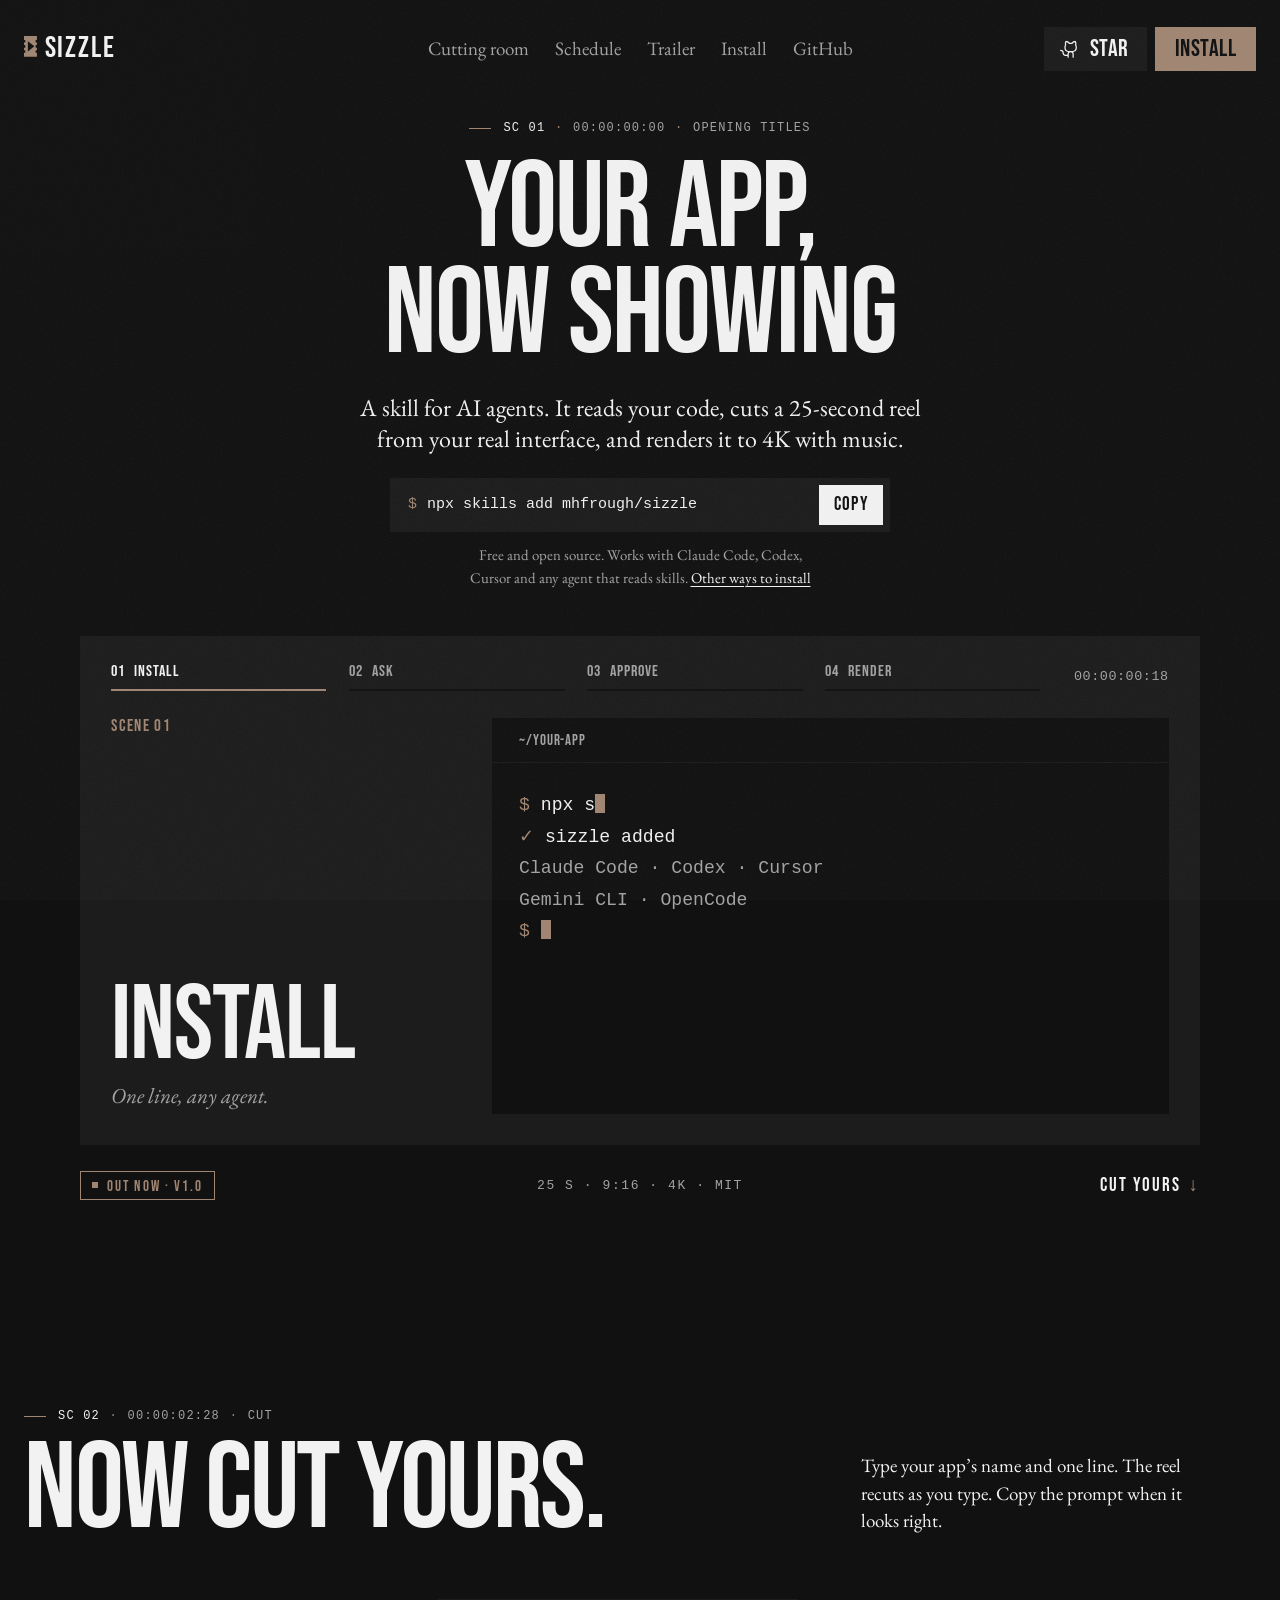
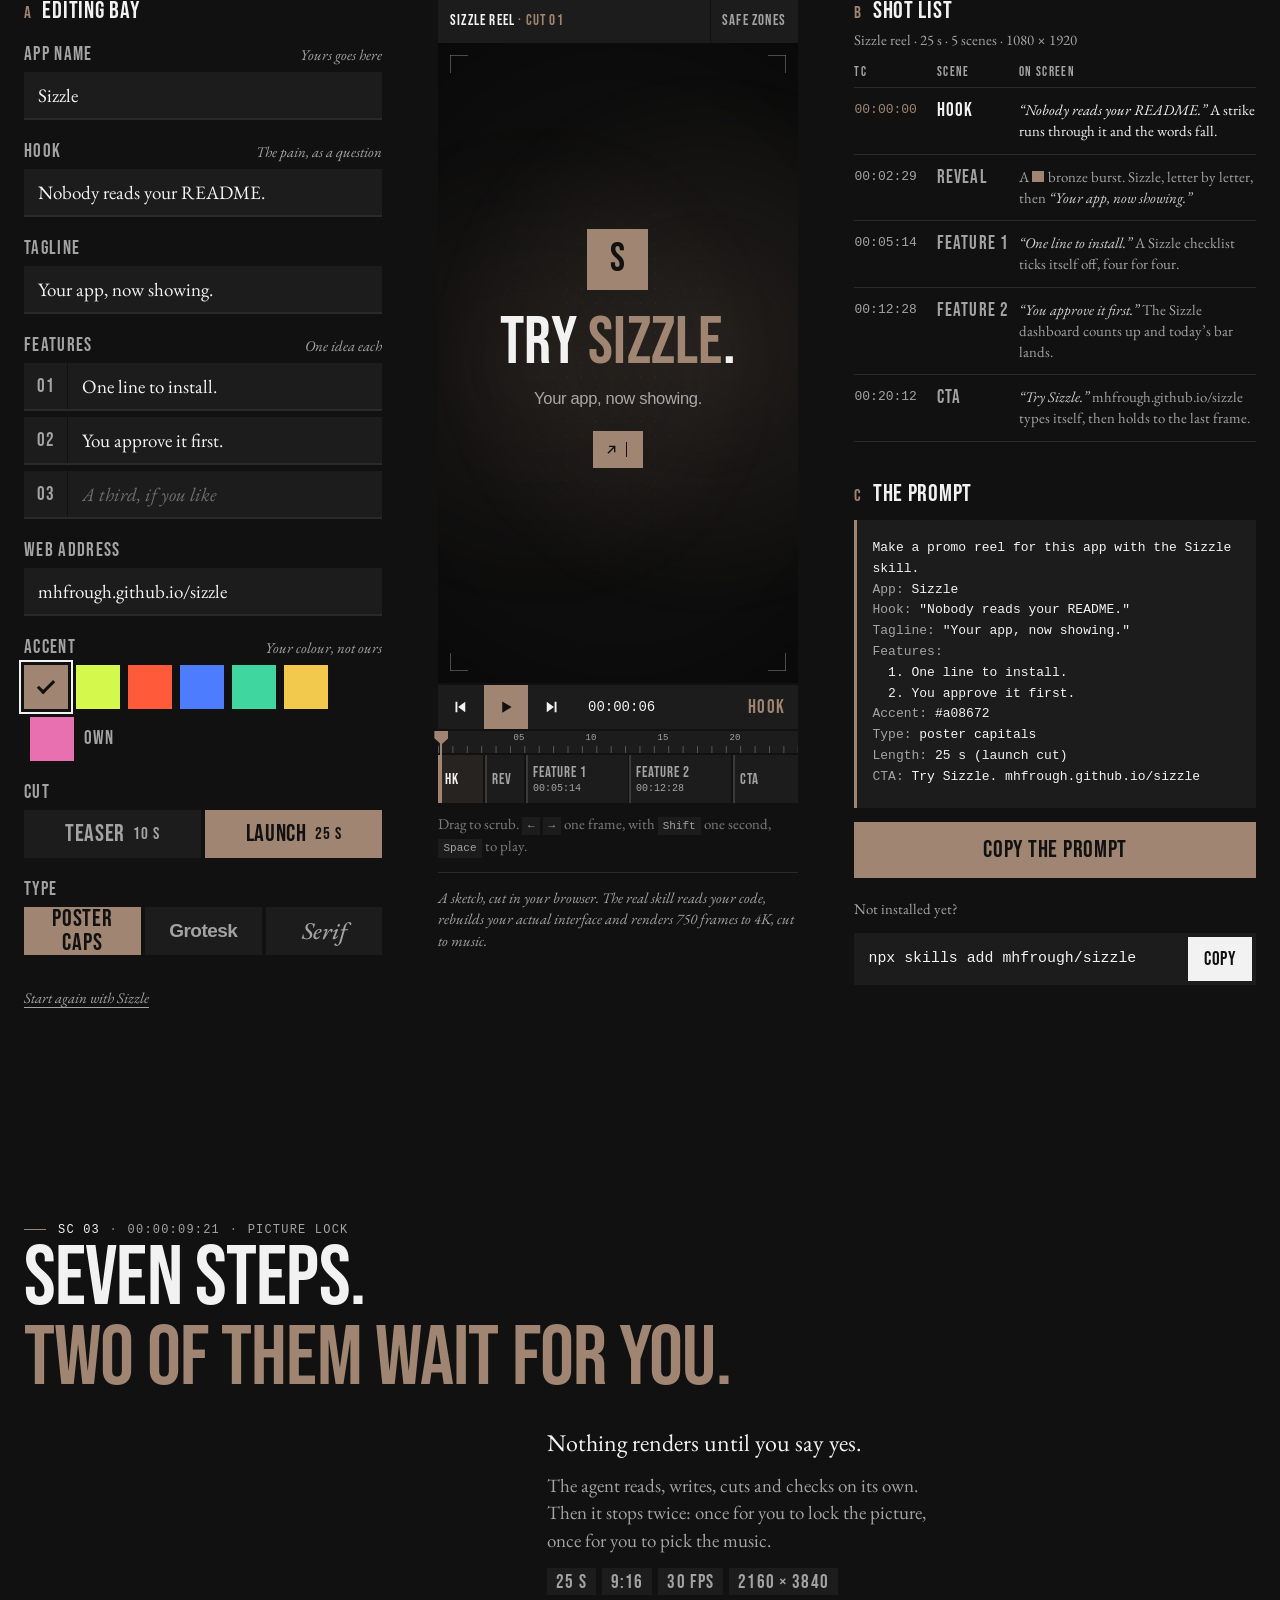
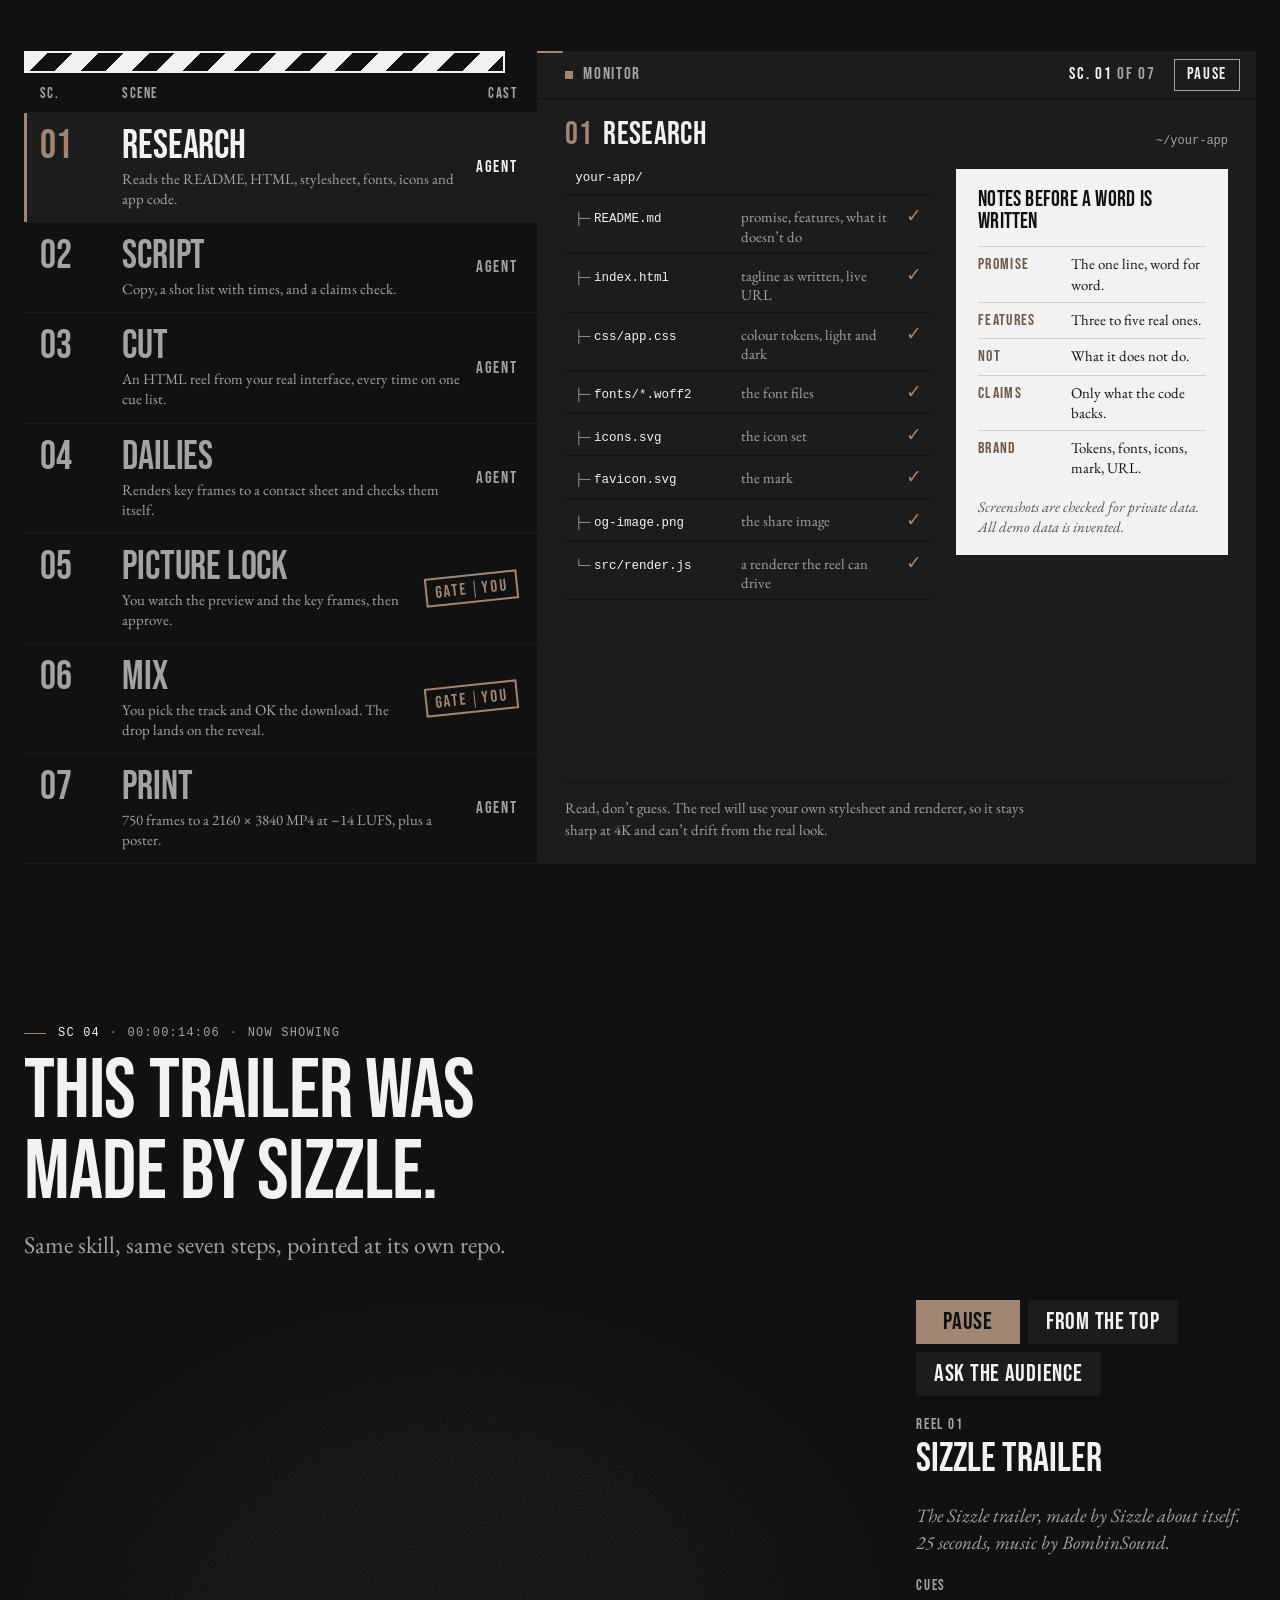
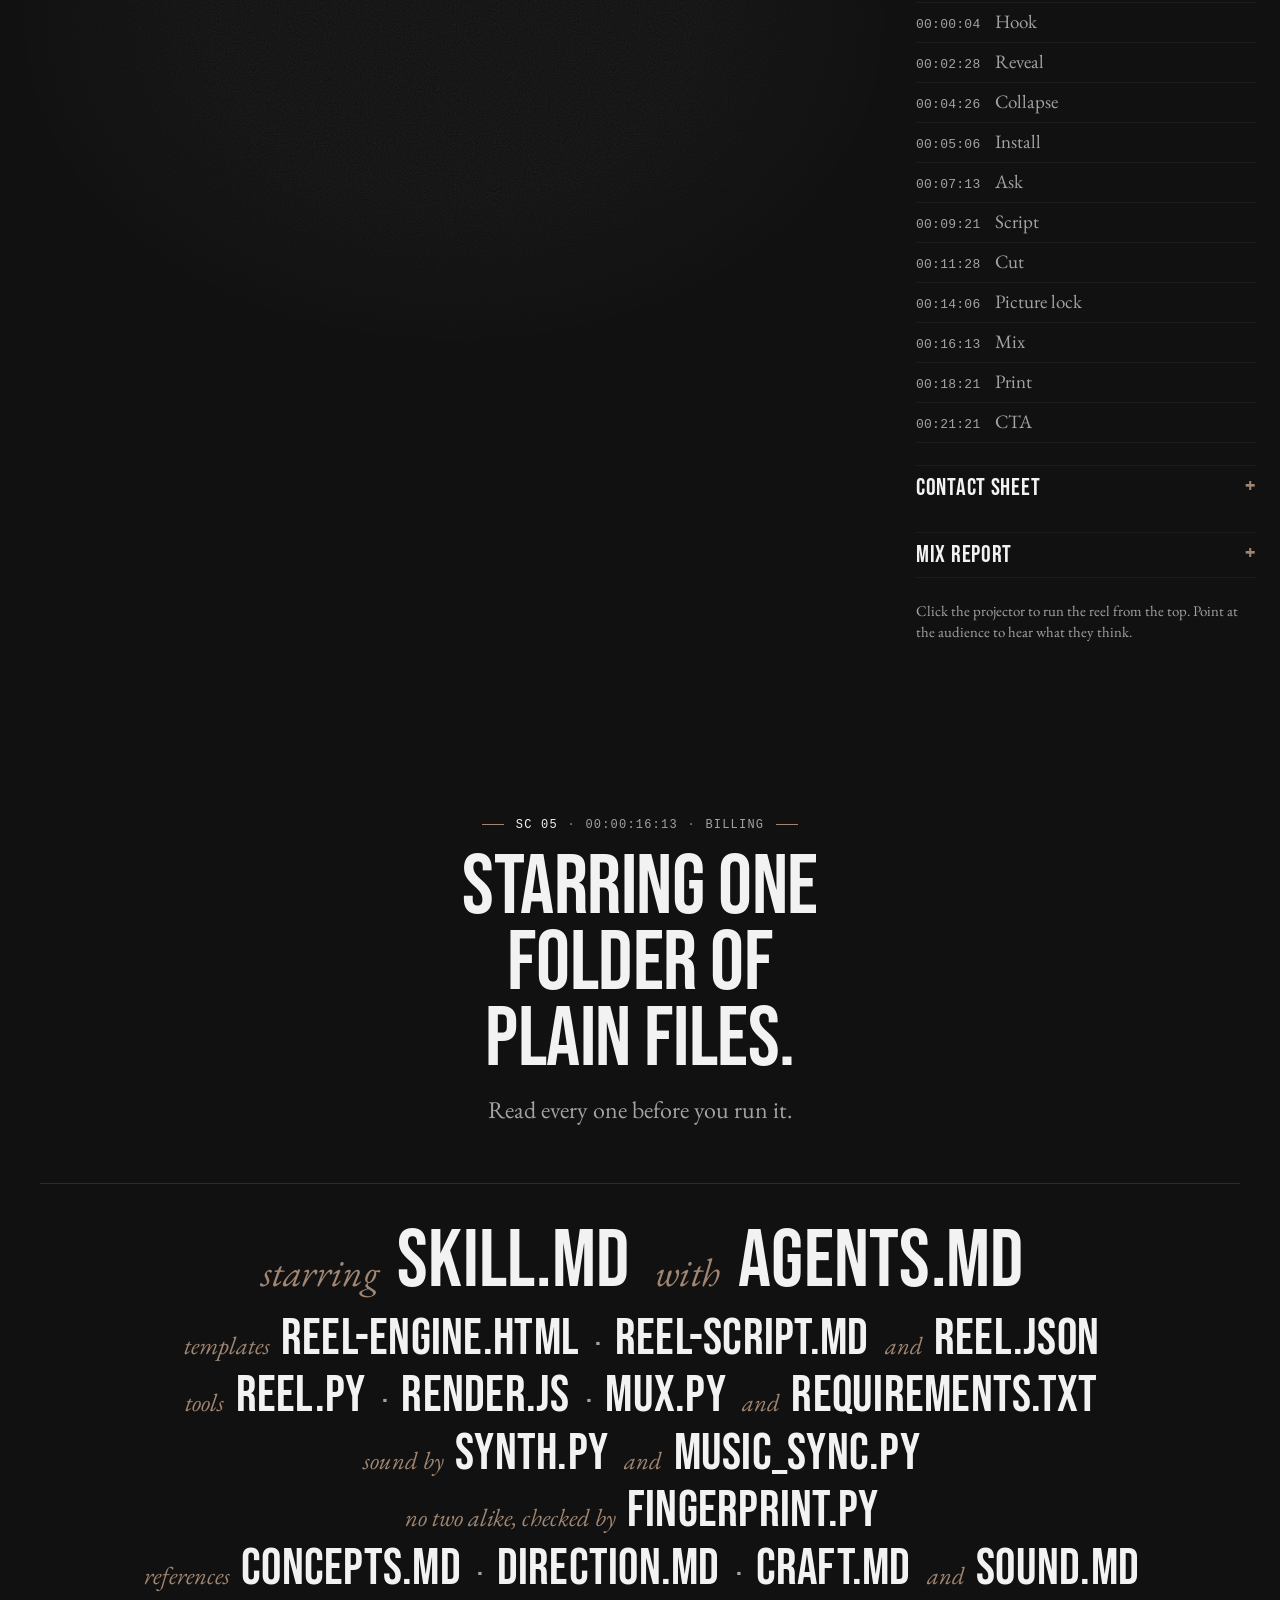
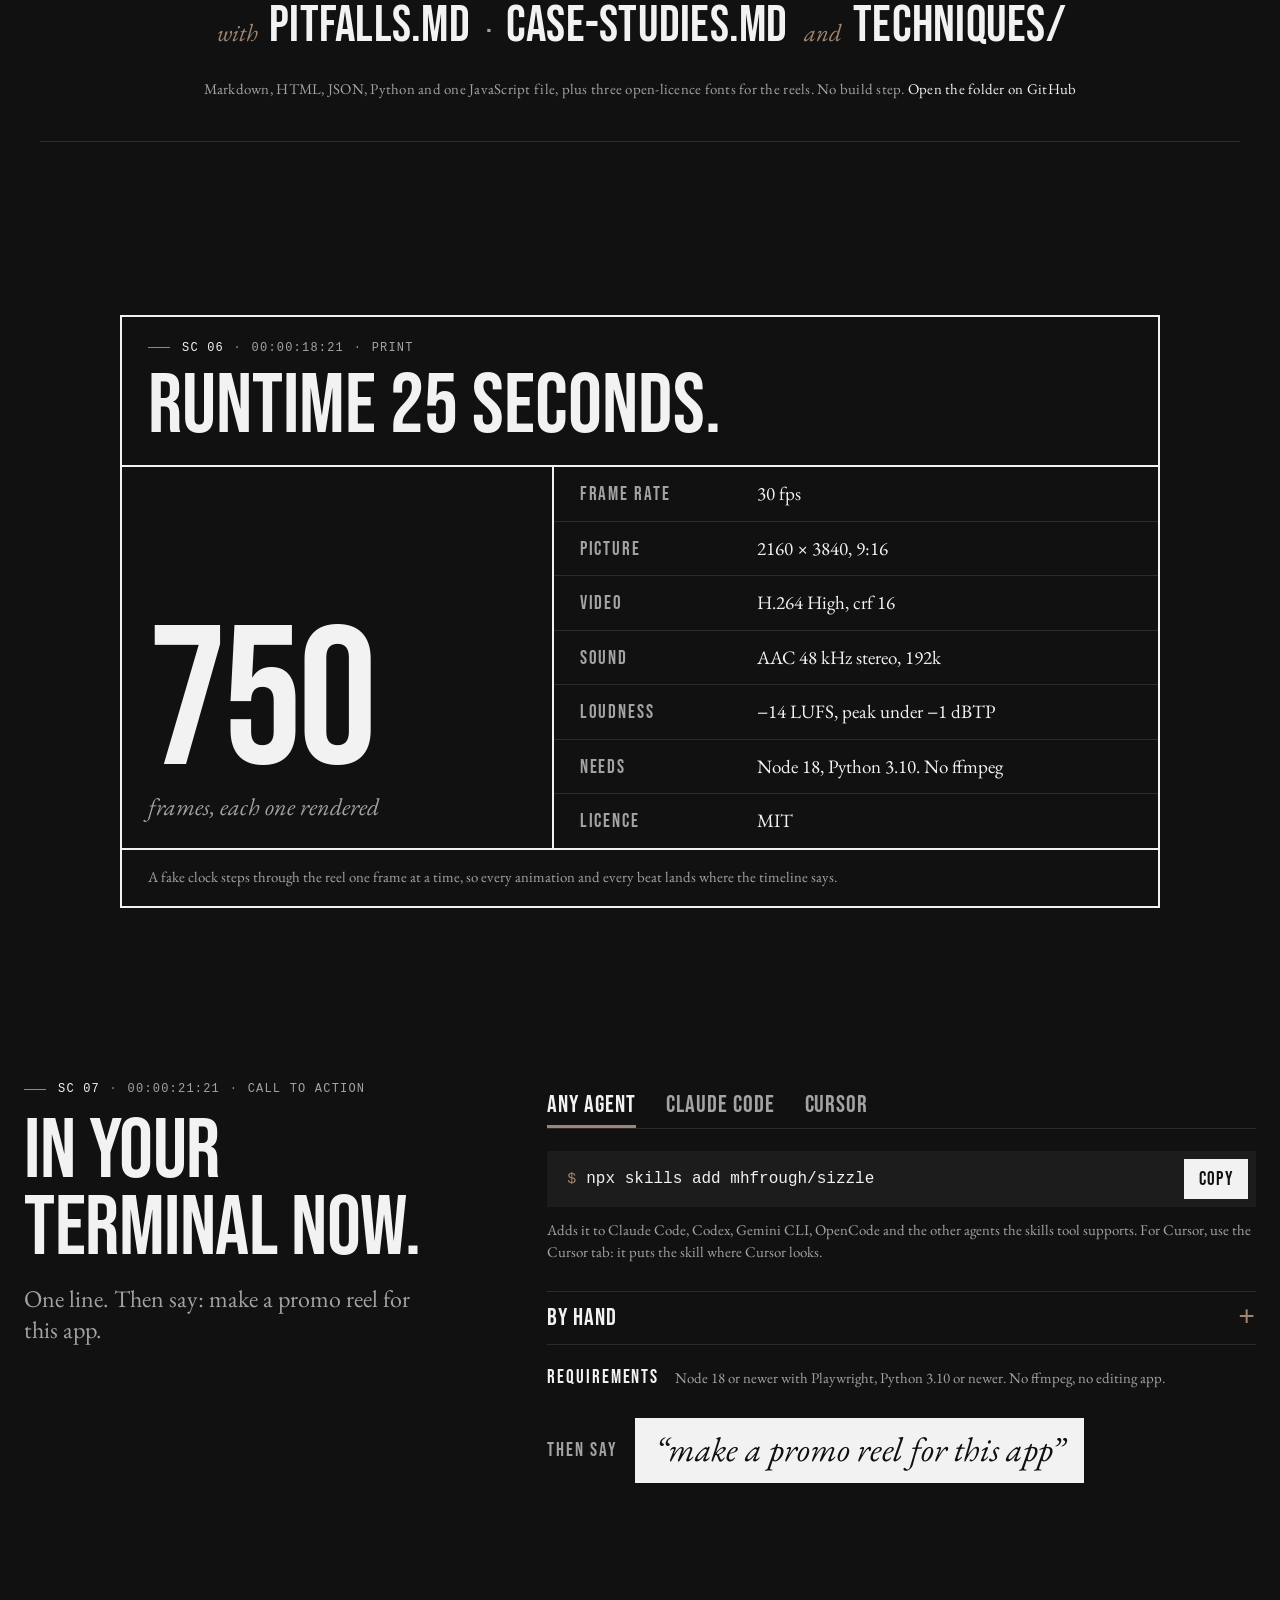
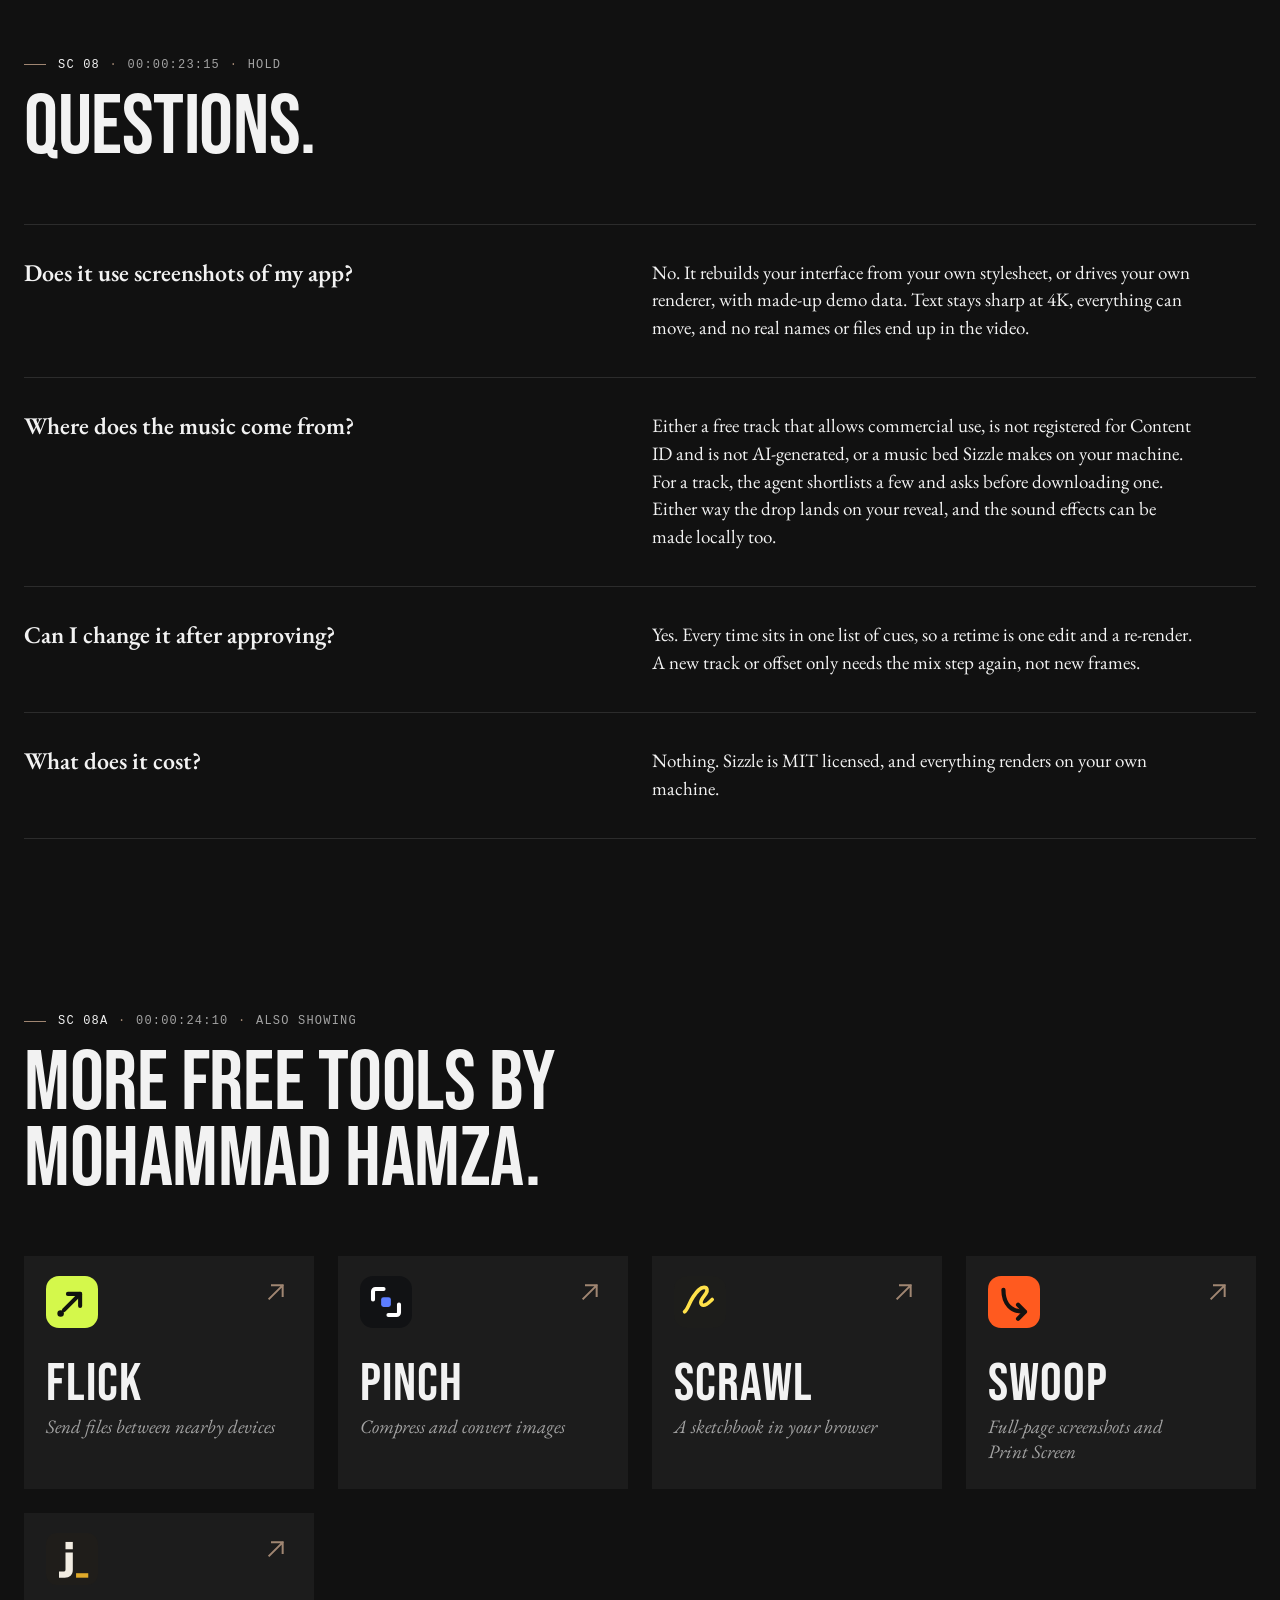
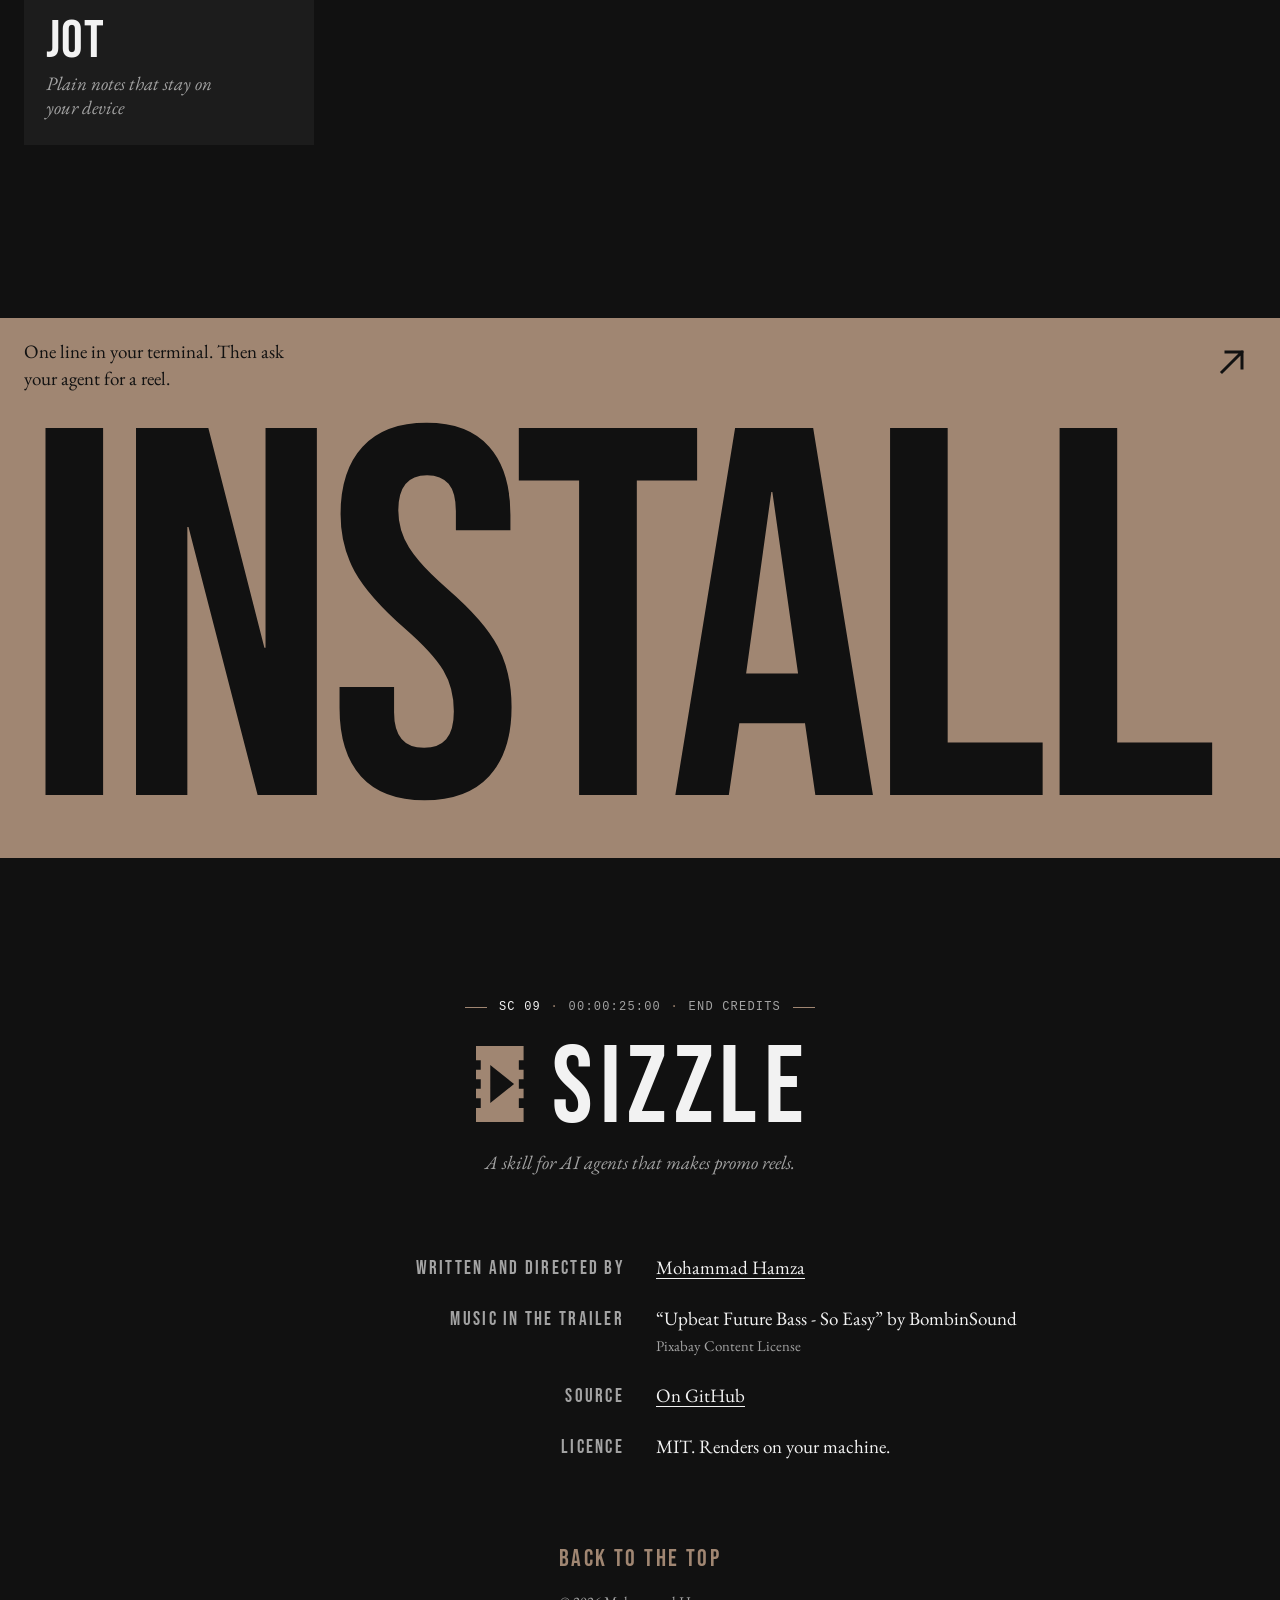
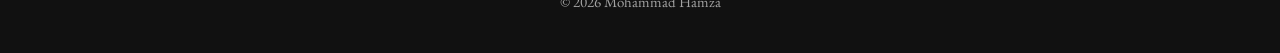
<file: index.html>
<!doctype html>
<html lang="en">
<head>
  <meta charset="utf-8">
  <meta name="viewport" content="width=device-width, initial-scale=1, viewport-fit=cover">
  <meta name="color-scheme" content="dark">
  <meta name="theme-color" content="#111111">
  <title>Sizzle | Promo reels for your app, made by your AI agent</title>
  <meta name="description" content="Sizzle is a skill for AI agents. It reads your code, cuts a 25-second vertical promo reel from your real interface, gets your approval, then renders it to 4K with music.">
  <meta name="author" content="Mohammad Hamza">
  <meta name="robots" content="index, follow, max-image-preview:large, max-video-preview:-1">
  <link rel="canonical" href="https://mhfrough.github.io/sizzle/">
  <meta property="og:type" content="website">
  <meta property="og:site_name" content="Sizzle">
  <meta property="og:url" content="https://mhfrough.github.io/sizzle/">
  <meta property="og:title" content="Sizzle: your app, now showing">
  <meta property="og:description" content="A skill for AI agents that turns your product into a 25-second vertical promo reel, cut to music and rendered in 4K.">
  <meta property="og:image" content="https://mhfrough.github.io/sizzle/assets/og-image.jpg">
  <meta property="og:image:width" content="1200">
  <meta property="og:image:height" content="630">
  <meta property="og:image:alt" content="Sizzle: your app, now showing. Frames from two promo reels made with it.">
  <meta name="twitter:card" content="summary_large_image">
  <meta name="twitter:title" content="Sizzle: your app, now showing">
  <meta name="twitter:description" content="A skill for AI agents that turns your product into a 25-second vertical promo reel, cut to music and rendered in 4K.">
  <meta name="twitter:image" content="https://mhfrough.github.io/sizzle/assets/og-image.jpg">
  <script type="application/ld+json">
  {
    "@context": "https://schema.org",
    "@graph": [
      {
        "@type": "SoftwareApplication",
        "@id": "https://mhfrough.github.io/sizzle/#app",
        "name": "Sizzle",
        "description": "A skill for AI agents that turns a software product into a 25-second vertical promo reel, approved as HTML, then rendered to 4K video with beat-synced music.",
        "applicationCategory": "DeveloperApplication",
        "operatingSystem": "macOS, Linux, Windows",
        "url": "https://mhfrough.github.io/sizzle/",
        "codeRepository": "https://github.com/mhfrough/sizzle",
        "license": "https://opensource.org/licenses/MIT",
        "isAccessibleForFree": true,
        "offers": { "@type": "Offer", "price": "0", "priceCurrency": "USD" },
        "author": { "@type": "Person", "name": "Mohammad Hamza", "url": "https://github.com/mhfrough" },
        "subjectOf": { "@id": "https://mhfrough.github.io/sizzle/#trailer" }
      },
      {
        "@type": "VideoObject",
        "@id": "https://mhfrough.github.io/sizzle/#trailer",
        "name": "Sizzle: your app, now showing",
        "description": "The 25-second trailer for Sizzle, made by Sizzle: the same skill and the same seven steps, pointed at its own repository.",
        "thumbnailUrl": "https://mhfrough.github.io/sizzle/assets/media/sizzle-poster.webp",
        "contentUrl": "https://mhfrough.github.io/sizzle/assets/media/sizzle-reel.mp4",
        "uploadDate": "2026-10-15",
        "duration": "PT25S",
        "width": 720,
        "height": 1280,
        "creator": { "@type": "Person", "name": "Mohammad Hamza" }
      }
    ]
  }
  </script>
  <link rel="icon" href="favicon.ico" sizes="any">
  <link rel="icon" href="icon.svg" type="image/svg+xml">
  <link rel="apple-touch-icon" href="apple-touch-icon.png">
  <link rel="preload" href="assets/fonts/BebasNeue-Regular.woff2" as="font" type="font/woff2" crossorigin>
  <link rel="preconnect" href="https://api.github.com" crossorigin>
  <link rel="stylesheet" href="site.css">
  <script>document.documentElement.classList.add('js')</script>
  <!-- Section styles: the Cutting Room, the production schedule and the screening room -->
  <link rel="stylesheet" href="studio.css">
  <link rel="stylesheet" href="schedule.css">
  <link rel="stylesheet" href="screening.css">
</head>
<body>
  <a class="skip" href="#main">Skip to the page</a>

  <header class="bar">
    <a class="wordmark" href="#top" aria-label="Sizzle, back to the top"><svg class="mark" viewBox="0 0 10 16" aria-hidden="true" focusable="false"><path fill-rule="evenodd" d="M0 0H10V3H9V5H10V7H9V9H10V11H9V13H10V16H0V13H1V11H0V9H1V7H0V5H1V3H0ZM3 4L8 8L3 12Z"/></svg>Sizzle</a>
    <nav class="bar-links" aria-label="Main">
      <a href="#studio">Cutting room</a>
      <a href="#how">Schedule</a>
      <a href="#screening">Trailer</a>
      <a href="#install">Install</a>
      <a href="https://github.com/mhfrough/sizzle" target="_blank" rel="noopener">GitHub</a>
    </nav>
    <div class="bar-act">
      <a class="star" id="starLink" href="https://github.com/mhfrough/sizzle" target="_blank" rel="noopener">
        <svg class="gh" viewBox="0 0 256 256" aria-hidden="true"><path d="M208.31 75.68A59.78 59.78 0 0 0 202.93 28 8 8 0 0 0 196 24a59.75 59.75 0 0 0-48 24h-24a59.75 59.75 0 0 0-48-24 8 8 0 0 0-6.93 4 59.78 59.78 0 0 0-5.38 47.68A58.14 58.14 0 0 0 56 104v8a56.06 56.06 0 0 0 48.44 55.47A39.8 39.8 0 0 0 96 192v8H72a24 24 0 0 1-24-24 40 40 0 0 0-40-40 8 8 0 0 0 0 16 24 24 0 0 1 24 24 40 40 0 0 0 40 40h24v16a8 8 0 0 0 16 0v-40a24 24 0 0 1 48 0v40a8 8 0 0 0 16 0v-40a39.8 39.8 0 0 0-8.44-24.53A56.06 56.06 0 0 0 216 112v-8a58.14 58.14 0 0 0-7.69-28.32ZM200 112a40 40 0 0 1-40 40h-48a40 40 0 0 1-40-40v-8a41.74 41.74 0 0 1 6.9-22.48 8 8 0 0 0 1.1-7.69 43.81 43.81 0 0 1 .79-33.58 43.88 43.88 0 0 1 32.32 20.06 8 8 0 0 0 6.71 3.69h32.35a8 8 0 0 0 6.74-3.69 43.87 43.87 0 0 1 32.32-20.06 43.81 43.81 0 0 1 .77 33.58 8.09 8.09 0 0 0 1 7.65 41.72 41.72 0 0 1 7 22.52Z"/></svg><span class="star-text">Star</span><span class="sr-only"> on GitHub</span><span class="sr-only star-sr"></span><span class="star-n" id="starCount" aria-hidden="true"></span>
      </a>
      <a class="btn btn-accent" href="#install">Install</a>
    </div>
  </header>

  <main id="main">
    <!-- 1. Hero: the poster. Title, what it is, the install line, then the how-to on a scope-ratio screen -->
    <section class="hero" id="top" aria-labelledby="hero-title">
      <p class="slate rise" aria-hidden="true"><span class="slate-sc">SC 01</span><span class="slate-tc">00:00:00:00</span><span class="slate-label">Opening titles</span></p>
      <h1 class="hero-title lines" id="hero-title">
        <span class="line"><span data-line style="--i:0">Your app,</span></span>
        <span class="line"><span data-line style="--i:1">now showing</span></span>
      </h1>
      <p class="hero-lede rise">A skill for AI agents. It reads your code, cuts a 25-second reel from your real interface, and renders it to 4K with music.</p>
      <div class="hero-install rise">
        <div class="cmd cmd-hero">
          <span class="prompt" aria-hidden="true">$</span>
          <code id="cmd-hero">npx skills add mhfrough/sizzle</code>
          <button class="copy" type="button" data-copy="#cmd-hero" aria-label="Copy the install command">Copy</button>
        </div>
        <p class="hero-note">Free and open source. Works with Claude Code, Codex, Cursor and any agent that reads skills. <a href="#install">Other ways to install</a></p>
      </div>

      <!-- How it runs: four scenes on a loop; the list underneath is the still version (no JS, reduced motion) -->
      <figure class="hero-reel howto" aria-labelledby="howto-title">
        <div class="howto-play" aria-hidden="true">
          <div class="howto-top">
            <ol class="howto-steps">
              <li><span>01</span><em>Install</em><i></i></li>
              <li><span>02</span><em>Ask</em><i></i></li>
              <li><span>03</span><em>Approve</em><i></i></li>
              <li><span>04</span><em>Render</em><i></i></li>
            </ol>
            <span class="howto-tc">00:00:00:00</span>
          </div>
          <div class="scenes">
            <div class="scene">
              <div class="scene-slate"><span class="scene-no">Scene 01</span><b class="scene-name">Install</b><span class="scene-line">One line, any agent.</span></div>
              <div class="term" data-bar="~/your-app">
                <p><span class="prompt">$</span> <span data-type data-at="400">npx skills add mhfrough/sizzle</span></p>
                <p class="later" style="--at:2.1s"><span class="ok">✓</span> sizzle added</p>
                <p class="later dim" style="--at:2.35s">Claude Code · Codex · Cursor</p>
                <p class="later dim wide" style="--at:2.55s">Gemini CLI · OpenCode</p>
                <p class="later" style="--at:2.9s"><span class="prompt">$</span> <span class="caret"></span></p>
              </div>
            </div>
            <div class="scene">
              <div class="scene-slate"><span class="scene-no">Scene 02</span><b class="scene-name">Ask</b><span class="scene-line">Plain words. It reads your code first.</span></div>
              <div class="chat" data-bar="Your agent">
                <p class="who">You</p>
                <p class="say"><span data-type data-at="350">make a promo reel for this app</span></p>
                <p class="who later" style="--at:2.1s">Agent</p>
                <p class="reply later" style="--at:2.3s">Reading your code. Writing the script.</p>
                <p class="reply later wide" style="--at:2.9s">Building the reel from your own stylesheet.</p>
              </div>
            </div>
            <div class="scene">
              <div class="scene-slate"><span class="scene-no">Scene 03</span><b class="scene-name">Approve</b><span class="scene-line">Nothing renders until you say yes.</span></div>
              <div class="approve" data-bar="Preview · your-app-reel.html">
                <div class="mock">
                  <span class="mock-tag">Preview · 25 s</span>
                  <b class="mock-title">Your<br>app</b>
                  <span class="mock-time">00:03 / 00:25<i></i></span>
                  <span class="stamp">Picture lock</span>
                </div>
                <div class="approve-side">
                  <p>Watch the preview. Check the key frames.</p>
                  <span class="approve-btn">Approve</span>
                </div>
              </div>
            </div>
            <div class="scene">
              <div class="scene-slate"><span class="scene-no">Scene 04</span><b class="scene-name">Render</b><span class="scene-line">750 frames, cut to music.</span></div>
              <div class="term" data-bar="~/your-app">
                <p><span class="prompt">$</span> reel.py all promo/reel.json</p>
                <p>frame <span data-count data-at="300" data-dur="1900" data-to="750">000</span> / 750</p>
                <p class="meter"><i></i></p>
                <p class="later dim" style="--at:2.3s">---- mux summary ----</p>
                <p class="later" style="--at:2.45s">video    : 2160x3840, 750 frames @ 30 fps</p>
                <p class="later wide" style="--at:2.6s">duration : 25.000 s</p>
                <p class="later" style="--at:2.75s">loudness : -14.0 LUFS integrated</p>
                <p class="later wide" style="--at:2.9s">peak     : -1.42 dBTP (4x oversampled)</p>
              </div>
            </div>
          </div>
        </div>
        <figcaption class="howto-list">
          <p class="howto-title" id="howto-title">How it runs, in four steps</p>
          <ol>
            <li><b>01 Install</b> <code>npx skills add mhfrough/sizzle</code></li>
            <li><b>02 Ask</b> “Make a promo reel for this app.”</li>
            <li><b>03 Approve</b> Watch the preview and call picture lock.</li>
            <li><b>04 Render</b> 750 frames to a 4K MP4, cut to music.</li>
          </ol>
        </figcaption>
      </figure>

      <div class="hero-edge">
        <p class="release">Out now · v1.0</p>
        <p class="spec">25 s · 9:16 · 4K · MIT</p>
        <a class="hero-next" href="#studio">Cut yours <span aria-hidden="true">↓</span></a>
      </div>
    </section>

    <!-- 2. The Cutting Room, id="studio" -->
    <!-- The Cutting Room: cut a trailer for your own app, live. Needs studio.css and studio.js. -->
    <section class="studio" id="studio" aria-labelledby="studio-title">
      <header class="st-head">
        <p class="slate" aria-hidden="true"></p>
        <h2 class="st-title" id="studio-title">Now cut yours.</h2>
        <p class="st-lede">Type your app’s name and one line. The reel recuts as you type. Copy the prompt when it looks right.</p>
      </header>

      <div class="st-grid">
        <!-- Editing bay -->
        <form class="st-bay" id="st-bay" aria-labelledby="st-bay-title" autocomplete="off" novalidate>
          <h3 class="st-col-title" id="st-bay-title"><span>A</span>Editing bay</h3>

          <div class="st-field">
            <label for="st-name">App name <small>Yours goes here</small></label>
            <input id="st-name" name="name" type="text" value="Sizzle" maxlength="14" spellcheck="false" data-cue="reveal">
          </div>
          <div class="st-field">
            <label for="st-hook">Hook <small>The pain, as a question</small></label>
            <input id="st-hook" name="hook" type="text" value="Nobody reads your README." maxlength="44" data-cue="hook">
          </div>
          <div class="st-field">
            <label for="st-tag">Tagline</label>
            <input id="st-tag" name="tag" type="text" value="Your app, now showing." maxlength="40" data-cue="reveal">
          </div>
          <fieldset class="st-field st-feats">
            <legend>Features <small>One idea each</small></legend>
            <div class="st-feat"><label for="st-f1"><span class="sr-only">Feature </span>01</label><input id="st-f1" name="f1" type="text" value="One line to install." maxlength="36" data-cue="f0"></div>
            <div class="st-feat"><label for="st-f2"><span class="sr-only">Feature </span>02</label><input id="st-f2" name="f2" type="text" value="You approve it first." maxlength="36" data-cue="f1"></div>
            <div class="st-feat"><label for="st-f3"><span class="sr-only">Feature </span>03</label><input id="st-f3" name="f3" type="text" value="" placeholder="A third, if you like" maxlength="36" data-cue="f2"></div>
          </fieldset>
          <div class="st-field">
            <label for="st-url">Web address</label>
            <input id="st-url" name="url" type="text" value="mhfrough.github.io/sizzle" maxlength="32" spellcheck="false" inputmode="url" data-cue="cta">
          </div>

          <fieldset class="st-field st-swatches">
            <legend>Accent <small>Your colour, not ours</small></legend>
            <div class="st-sw-row">
              <input type="radio" name="accent" id="st-a1" value="#a08672" checked><label for="st-a1" style="--sw:#a08672"><span class="sr-only">Bronze</span></label>
              <input type="radio" name="accent" id="st-a2" value="#d4f84b"><label for="st-a2" style="--sw:#d4f84b"><span class="sr-only">Lime</span></label>
              <input type="radio" name="accent" id="st-a3" value="#ff5b3a"><label for="st-a3" style="--sw:#ff5b3a"><span class="sr-only">Vermilion</span></label>
              <input type="radio" name="accent" id="st-a4" value="#4d7cff"><label for="st-a4" style="--sw:#4d7cff"><span class="sr-only">Cobalt</span></label>
              <input type="radio" name="accent" id="st-a5" value="#3fd6a0"><label for="st-a5" style="--sw:#3fd6a0"><span class="sr-only">Mint</span></label>
              <input type="radio" name="accent" id="st-a6" value="#f2c94c"><label for="st-a6" style="--sw:#f2c94c"><span class="sr-only">Marigold</span></label>
              <span class="st-own"><input type="color" id="st-own" value="#e86fb0" aria-label="Your own accent colour"><span aria-hidden="true">Own</span></span>
            </div>
          </fieldset>

          <fieldset class="st-field st-seg">
            <legend>Cut</legend>
            <div class="st-seg-row">
              <input type="radio" name="cut" id="st-c1" value="teaser"><label for="st-c1">Teaser <span>10 s</span></label>
              <input type="radio" name="cut" id="st-c2" value="launch" checked><label for="st-c2">Launch <span>25 s</span></label>
            </div>
          </fieldset>

          <fieldset class="st-field st-seg st-types">
            <legend>Type</legend>
            <div class="st-seg-row">
              <input type="radio" name="type" id="st-t1" value="poster" checked><label for="st-t1" class="st-ty-poster">Poster caps</label>
              <input type="radio" name="type" id="st-t2" value="grotesk"><label for="st-t2" class="st-ty-grotesk">Grotesk</label>
              <input type="radio" name="type" id="st-t3" value="serif"><label for="st-t3" class="st-ty-serif">Serif</label>
            </div>
          </fieldset>

          <button class="st-reset" type="button" id="st-reset">Start again with Sizzle</button>
        </form>

        <!-- Monitor and timeline -->
        <div class="st-deck">
          <div class="st-monitor">
            <div class="st-mon-top">
              <span class="st-mon-name" id="st-reelname">Sizzle reel</span>
              <span class="st-mon-spec">1080 × 1920 · 30 fps</span>
              <button class="st-safe" type="button" id="st-safe" aria-pressed="false">Safe zones</button>
            </div>
            <div class="st-screen" id="st-screen" data-type="poster" role="img" aria-label="Live preview of your reel. The shot list beside it describes every scene.">
              <div class="st-reel" id="st-reel" aria-hidden="true"></div>
              <div class="st-zones" aria-hidden="true"><i class="z-top"></i><i class="z-right"></i><i class="z-bottom"></i></div>
              <span class="st-corners" aria-hidden="true"></span>
            </div>
          </div>

          <div class="st-transport">
            <button class="st-tbtn" type="button" id="st-prev" aria-label="Previous scene"><svg viewBox="0 0 24 24" aria-hidden="true"><path d="M6 5h2.5v14H6zM19 5v14L9.5 12z"/></svg></button>
            <button class="st-tbtn st-play" type="button" id="st-play" aria-label="Play"><svg class="i-play" viewBox="0 0 24 24" aria-hidden="true"><path d="M7 4.5v15L19.5 12z"/></svg><svg class="i-pause" viewBox="0 0 24 24" aria-hidden="true"><path d="M6.5 5h4v14h-4zM13.5 5h4v14h-4z"/></svg></button>
            <button class="st-tbtn" type="button" id="st-next" aria-label="Next scene"><svg viewBox="0 0 24 24" aria-hidden="true"><path d="M15.5 5H18v14h-2.5zM5 5v14l9.5-7z"/></svg></button>
            <p class="st-tc"><span class="st-tc-now" id="st-tc">00:00:00</span><span class="st-tc-end" id="st-tc-end">/ 00:25:00</span></p>
            <p class="st-scene" id="st-scene">Hook</p>
          </div>

          <div class="st-track" id="st-track">
            <div class="st-ruler" id="st-ruler" role="slider" tabindex="0" aria-label="Reel time" aria-valuemin="0" aria-valuemax="25" aria-valuenow="0" aria-valuetext="00:00:00, Hook"></div>
            <div class="st-blocks" id="st-blocks"></div>
            <div class="st-head-line" aria-hidden="true"><i></i></div>
          </div>
          <p class="st-keys">Drag to scrub. <kbd>←</kbd> <kbd>→</kbd> one frame, with <kbd>Shift</kbd> one second, <kbd>Space</kbd> to play.</p>

          <p class="st-honest">A sketch, cut in your browser. The real skill reads your code, rebuilds your actual interface and renders <span id="st-frames">750</span> frames to 4K, cut to music.</p>
        </div>

        <!-- The script -->
        <div class="st-script">
          <div class="st-shots-wrap">
            <h3 class="st-col-title"><span>B</span>Shot list</h3>
            <p class="st-meta" id="st-meta">Sizzle reel · 25 s · 1080 × 1920</p>
            <table class="st-shots">
              <thead><tr><th scope="col">TC</th><th scope="col">Scene</th><th scope="col">On screen</th></tr></thead>
              <tbody id="st-shots"></tbody>
            </table>
          </div>
          <div class="st-prompt-wrap">
            <h3 class="st-col-title"><span>C</span>The prompt</h3>
            <pre class="st-prompt"><code id="st-prompt"></code></pre>
            <button class="st-go" type="button" id="st-copy">Copy the prompt</button>
            <p class="st-install">Not installed yet?</p>
            <div class="st-cmd"><code id="st-install-cmd">npx skills add mhfrough/sizzle</code><button type="button" id="st-copy-install">Copy</button></div>
          </div>
        </div>
      </div>
    </section>

    <!-- 3. Production schedule, id="how" -->
    <!-- How it works: the production schedule. A call sheet of seven scenes on the left, the monitor on the right
         shows what each scene produces. Two scenes are gates that wait for you. schedule.css + schedule.js -->
    <section class="sched" id="how" aria-labelledby="sched-title">
      <header class="sc-head" data-reveal>
        <div class="sc-head-t">
          <p class="slate" aria-hidden="true"></p>
          <h2 class="sc-title" id="sched-title"><span>Seven steps.</span> <span>Two of them wait for you.</span></h2>
        </div>
        <div class="sc-lede">
          <p class="sc-lede-1">Nothing renders until you say yes.</p>
          <p>The agent reads, writes, cuts and checks on its own. Then it stops twice: once for you to lock the picture, once for you to pick the music.</p>
          <p class="sc-spec" aria-label="Every reel: 25 seconds, 9 by 16, 30 frames per second, 2160 by 3840">
            <span>25 s</span><span>9:16</span><span>30 fps</span><span>2160 × 3840</span>
          </p>
        </div>
      </header>

      <div class="sc-body">
        <!-- The call sheet: one row per scene, a tab each -->
        <div class="sc-sheet">
          <div class="sc-clap" aria-hidden="true"></div>
          <p class="sc-cols" aria-hidden="true"><span>Sc.</span><span>Scene</span><span>Cast</span></p>
          <div class="sc-list" role="tablist" aria-label="Production schedule, seven scenes" aria-orientation="vertical">
            <button class="sc-row" type="button" role="tab" id="sc-t1" aria-controls="sc-p1" aria-selected="true">
              <span class="sc-n">01</span>
              <span class="sc-t"><b>Research</b><span class="sc-sub" aria-hidden="true">Reads the README, HTML, stylesheet, fonts, icons and app code.</span></span>
              <span class="sc-who" aria-hidden="true">Agent</span>
            </button>
            <button class="sc-row" type="button" role="tab" id="sc-t2" aria-controls="sc-p2" aria-selected="false" tabindex="-1">
              <span class="sc-n">02</span>
              <span class="sc-t"><b>Script</b><span class="sc-sub" aria-hidden="true">Copy, a shot list with times, and a claims check.</span></span>
              <span class="sc-who" aria-hidden="true">Agent</span>
            </button>
            <button class="sc-row" type="button" role="tab" id="sc-t3" aria-controls="sc-p3" aria-selected="false" tabindex="-1">
              <span class="sc-n">03</span>
              <span class="sc-t"><b>Cut</b><span class="sc-sub" aria-hidden="true">An HTML reel from your real interface, every time on one cue list.</span></span>
              <span class="sc-who" aria-hidden="true">Agent</span>
            </button>
            <button class="sc-row" type="button" role="tab" id="sc-t4" aria-controls="sc-p4" aria-selected="false" tabindex="-1">
              <span class="sc-n">04</span>
              <span class="sc-t"><b>Dailies</b><span class="sc-sub" aria-hidden="true">Renders key frames to a contact sheet and checks them itself.</span></span>
              <span class="sc-who" aria-hidden="true">Agent</span>
            </button>
            <button class="sc-row is-gate" type="button" role="tab" id="sc-t5" aria-controls="sc-p5" aria-selected="false" tabindex="-1">
              <span class="sc-n">05</span>
              <span class="sc-t"><b>Picture lock</b><span class="sc-sub" aria-hidden="true">You watch the preview and the key frames, then approve.</span></span>
              <span class="sc-who sc-you"><span class="sc-gate">Gate<span class="sr-only">:</span></span> You</span>
            </button>
            <button class="sc-row is-gate" type="button" role="tab" id="sc-t6" aria-controls="sc-p6" aria-selected="false" tabindex="-1">
              <span class="sc-n">06</span>
              <span class="sc-t"><b>Mix</b><span class="sc-sub" aria-hidden="true">You pick the track and OK the download. The drop lands on the reveal.</span></span>
              <span class="sc-who sc-you"><span class="sc-gate">Gate<span class="sr-only">:</span></span> You</span>
            </button>
            <button class="sc-row" type="button" role="tab" id="sc-t7" aria-controls="sc-p7" aria-selected="false" tabindex="-1">
              <span class="sc-n">07</span>
              <span class="sc-t"><b>Print</b><span class="sc-sub" aria-hidden="true">750 frames to a 2160 × 3840 MP4 at −14 LUFS, plus a poster.</span></span>
              <span class="sc-who" aria-hidden="true">Agent</span>
            </button>
          </div>
        </div>

        <!-- The monitor: what each scene produces -->
        <div class="sc-mon">
          <div class="sc-bar">
            <span class="sc-prog" aria-hidden="true"><i></i></span>
            <p class="sc-bar-l"><span class="sc-rec" aria-hidden="true"></span>Monitor</p>
            <p class="sc-bar-tc" aria-hidden="true"><span class="sc-bar-sc">Sc. 01</span> of 07</p>
            <button class="sc-auto" type="button" hidden>Pause</button>
          </div>

          <!-- 01 Research -->
          <div class="sc-panel is-on" id="sc-p1" role="tabpanel" aria-labelledby="sc-t1" tabindex="0" data-step="1">
            <div class="sc-ph">
              <p class="sc-ph-t"><span>01</span> Research</p>
              <p class="sc-file">~/your-app</p>
            </div>
            <div class="sc-art sc-a1">
              <ul class="sc-tree" aria-label="Files the agent reads">
                <li class="sc-dir" style="--k:0"><code>your-app/</code></li>
                <li style="--k:1"><code><i aria-hidden="true">├─</i>README.md</code><span>promise, features, what it doesn’t do</span><b aria-label="read">✓</b></li>
                <li style="--k:2"><code><i aria-hidden="true">├─</i>index.html</code><span>tagline as written, live URL</span><b aria-label="read">✓</b></li>
                <li style="--k:3"><code><i aria-hidden="true">├─</i>css/app.css</code><span>colour tokens, light and dark</span><b aria-label="read">✓</b></li>
                <li style="--k:4"><code><i aria-hidden="true">├─</i>fonts/*.woff2</code><span>the font files</span><b aria-label="read">✓</b></li>
                <li style="--k:5"><code><i aria-hidden="true">├─</i>icons.svg</code><span>the icon set</span><b aria-label="read">✓</b></li>
                <li style="--k:6"><code><i aria-hidden="true">├─</i>favicon.svg</code><span>the mark</span><b aria-label="read">✓</b></li>
                <li style="--k:7"><code><i aria-hidden="true">├─</i>og-image.png</code><span>the share image</span><b aria-label="read">✓</b></li>
                <li style="--k:8"><code><i aria-hidden="true">└─</i>src/render.js</code><span>a renderer the reel can drive</span><b aria-label="read">✓</b></li>
              </ul>
              <div class="sc-card">
                <p class="sc-card-h">Notes before a word is written</p>
                <dl>
                  <div style="--k:0"><dt>Promise</dt><dd>The one line, word for word.</dd></div>
                  <div style="--k:1"><dt>Features</dt><dd>Three to five real ones.</dd></div>
                  <div style="--k:2"><dt>Not</dt><dd>What it does not do.</dd></div>
                  <div style="--k:3"><dt>Claims</dt><dd>Only what the code backs.</dd></div>
                  <div style="--k:4"><dt>Brand</dt><dd>Tokens, fonts, icons, mark, URL.</dd></div>
                </dl>
                <p class="sc-card-f">Screenshots are checked for private data. All demo data is invented.</p>
              </div>
            </div>
            <p class="sc-cap">Read, don’t guess. The reel will use your own stylesheet and renderer, so it stays sharp at 4K and can’t drift from the real look.</p>
          </div>

          <!-- 02 Script -->
          <div class="sc-panel" id="sc-p2" role="tabpanel" aria-labelledby="sc-t2" tabindex="0" data-step="2">
            <div class="sc-ph">
              <p class="sc-ph-t"><span>02</span> Script</p>
              <p class="sc-file">promo/your-app-reel-script.md</p>
            </div>
            <div class="sc-art sc-a2">
              <div class="sc-paper">
                <p class="sc-paper-h">Your app reel: shot list</p>
                <p class="sc-paper-m">25 seconds, 9:16. 1080 × 1920 CSS, rendered at 2160 × 3840, 30 fps.</p>
                <table class="sc-shots">
                  <caption class="sr-only">Shot list</caption>
                  <tbody>
                    <tr style="--k:0"><th scope="row">0.0–3.0</th><td><b>Hook.</b> Name the pain in one line. Strike out the old workarounds.</td></tr>
                    <tr style="--k:1"><th scope="row">3.0–5.3</th><td><b>Reveal.</b> Mark, name and the product’s own tagline, full screen.</td></tr>
                    <tr style="--k:2"><th scope="row">5.3–10</th><td><b>Demo 1.</b> One headline, and the real UI doing it.</td></tr>
                    <tr style="--k:3"><th scope="row">10–15</th><td><b>Demo 2.</b> One headline, and the real UI doing it.</td></tr>
                    <tr style="--k:4"><th scope="row">15–19</th><td><b>Proof.</b> The promise, kept.</td></tr>
                    <tr style="--k:5"><th scope="row">19–25</th><td><b>Call to action.</b> “Try it.” The address types itself. Hold two seconds.</td></tr>
                  </tbody>
                </table>
                <p class="sc-paper-s">Claims check</p>
                <table class="sc-claims">
                  <caption class="sr-only">Claims check: every claim on screen and where the product backs it</caption>
                  <thead><tr><th scope="col">Claim</th><th scope="col">Source</th></tr></thead>
                  <tbody>
                    <tr><td>“No sign-up”</td><td>README, Features</td></tr>
                    <tr><td>“Open source”</td><td>LICENSE (MIT)</td></tr>
                  </tbody>
                </table>
              </div>
              <div class="sc-fit" aria-label="Headline check">
                <p class="sc-fit-h">Headline check</p>
                <p class="sc-fit-l" style="--k:0;--n:14"><span>Still doing it</span><code>14/16</code></p>
                <p class="sc-fit-l sc-acc" style="--k:1;--n:13"><span>the slow way?</span><code>13/16</code></p>
                <ul class="sc-rules">
                  <li>One idea per headline</li>
                  <li>Two lines at most</li>
                  <li>16 characters a line</li>
                  <li>Every claim traceable</li>
                </ul>
              </div>
            </div>
            <p class="sc-cap">The proven arc for 25 seconds: hook, reveal, two to four demo beats, proof, call to action. Every claim on screen gets a source in the table.</p>
          </div>

          <!-- 03 Cut -->
          <div class="sc-panel" id="sc-p3" role="tabpanel" aria-labelledby="sc-t3" tabindex="0" data-step="3">
            <div class="sc-ph">
              <p class="sc-ph-t"><span>03</span> Cut</p>
              <p class="sc-file">promo/your-app-reel.html</p>
            </div>
            <div class="sc-art sc-a3" style="--t:2.95">
              <div class="sc-tl" aria-hidden="true">
                <div class="sc-ruler"><span style="--at:0">0</span><span style="--at:5">5</span><span style="--at:10">10</span><span style="--at:15">15</span><span style="--at:20">20</span><span style="--at:25">25 s</span></div>
                <div class="sc-lane">
                  <span class="sc-cue" style="--a:.15;--b:2.75" data-a="0" data-b="2.95">Hook</span>
                  <span class="sc-cue sc-cue-acc" style="--a:2.95;--b:5.05" data-a="2.95" data-b="5.3">Reveal</span>
                  <span class="sc-cue" style="--a:5.45;--b:10.5" data-a="5.45" data-b="10.5">Demo</span>
                  <span class="sc-cue" style="--a:10.5;--b:15.5" data-a="10.5" data-b="15.5">Demo 2</span>
                  <span class="sc-cue" style="--a:15.5;--b:19.5" data-a="15.5" data-b="19.5">Proof</span>
                  <span class="sc-cue" style="--a:19.5;--b:25" data-a="19.5" data-b="25.1">CTA</span>
                </div>
                <div class="sc-ticks"><i style="--at:1.75"></i><i style="--at:5.3"></i><i style="--at:7.2"></i></div>
                <span class="sc-head-l"><span class="sc-tc">02.95</span></span>
              </div>
              <div class="sc-cut">
                <div class="sc-cut-l">
                <pre class="sc-code" aria-label="The CUES object from the reel, and one element tied to it"><code><span class="sc-l"><span class="sc-c">var</span> CUES = {</span><span class="sc-l sc-ln" data-a="0" data-b="2.95">  a: .15, strike: 1.75, aOut: 2.75,<span class="sc-cm">     // hook</span></span><span class="sc-l sc-ln is-on" data-a="2.95" data-b="5.3">  wipe: 2.95, wipeOut: 5.05,<span class="sc-cm">            // reveal</span></span><span class="sc-l sc-ln" data-a="5.3" data-b="5.45">  brandIn: 5.3,</span><span class="sc-l sc-ln" data-a="5.45" data-b="15.5">  demo: 5.45, tapA: 7.2, demo2: 10.5,<span class="sc-cm">   // demo beats</span></span><span class="sc-l sc-ln" data-a="15.5" data-b="19.5">  proof: 15.5,<span class="sc-cm">                          // proof</span></span><span class="sc-l sc-ln" data-a="19.5" data-b="25.1">  cta: 19.5,<span class="sc-cm">                            // call to action</span></span><span class="sc-l">  end: 25<span class="sc-cm">                               // reel length</span></span><span class="sc-l">};</span><span class="sc-l sc-gap"> </span><span class="sc-l sc-ln" data-a="5.45" data-b="10.5"><span class="sc-c">&lt;span</span> data-in=<span class="sc-s">"demo"</span> data-out=<span class="sc-s">"demo2"</span><span class="sc-c">&gt;</span>Feature one,<span class="sc-c">&lt;/span&gt;</span></span></code></pre>
                <dl class="sc-facts">
                  <div><dt>Canvas</dt><dd>1080 × 1920 CSS, fitted to any preview window</dd></div>
                  <div><dt>Safe zones</dt><dd>No text in the top 190 px or the bottom 380 px</dd></div>
                  <div><dt>Real parts</dt><dd>Your stylesheet’s classes, or your renderer driven with scripted data</dd></div>
                </dl>
                </div>
                <div class="sc-pv" aria-hidden="true">
                  <div class="sc-fr sc-fr-hook" data-a="0" data-b="2.95"><b>Still doing it <em>the slow way?</em></b><i class="sc-chip" style="--r:-5deg">Old workaround</i><i class="sc-chip" style="--r:4deg">Another one</i></div>
                  <div class="sc-fr sc-fr-reveal is-on" data-a="2.95" data-b="5.3"><span class="sc-mark"></span><b>Product</b><i>Its own tagline</i></div>
                  <div class="sc-fr sc-fr-demo" data-a="5.3" data-b="10.5"><span class="sc-pill">Product</span><b>Feature one, <em>shown working.</em></b><span class="sc-dev"><i></i><i></i><i class="is-hit"></i><i></i></span><span class="sc-tap"></span></div>
                  <div class="sc-fr sc-fr-demo" data-a="10.5" data-b="15.5"><span class="sc-pill">Product</span><b>Feature two, <em>just as fast.</em></b><span class="sc-dev"><i></i><i class="is-type"></i><i></i><i></i></span></div>
                  <div class="sc-fr sc-fr-proof" data-a="15.5" data-b="19.5"><span class="sc-pill">Product</span><b>The promise. <em>Kept.</em></b><span class="sc-pills"><i>No sign-up</i><i>Open source</i><i>Free</i></span></div>
                  <div class="sc-fr sc-fr-cta" data-a="19.5" data-b="25.1"><span class="sc-mark"></span><b>Try <em>Product.</em></b><span class="sc-url">example.com/product</span></div>
                </div>
              </div>
            </div>
            <p class="sc-cap">Built from the template: every time lives in <code>CUES</code>, and elements hang off it with <code>data-in</code> and <code>data-out</code>. A retime is one edit, and the preview runs in any browser.</p>
          </div>

          <!-- 04 Dailies -->
          <div class="sc-panel" id="sc-p4" role="tabpanel" aria-labelledby="sc-t4" tabindex="0" data-step="4">
            <div class="sc-ph">
              <p class="sc-ph-t"><span>04</span> Dailies</p>
              <p class="sc-file">…/stills/sheet.jpg</p>
            </div>
            <div class="sc-art sc-a4">
              <pre class="sc-term sc-term-1"><code><span class="sc-p">$</span> python reel.py stills promo/reel.json 1.5,4,7,10,13,16,19,23</code></pre>
              <div class="sc-dailies">
                <div class="sc-cs" role="img" aria-label="Contact sheet of eight stills: the hook, the reveal, two demo beats, the proof and the call to action. The still at 1.5 seconds was retaken after a stray accent mark was found and fixed.">
                  <figure class="sc-cell is-retake" style="--k:0"><div class="sc-fr sc-fr-hook"><b>Still doing it <em>the slow way?</em></b><i class="sc-chip" style="--r:-5deg">Old workaround</i><i class="sc-chip" style="--r:4deg">Another one</i><span class="sc-stray"></span></div><figcaption>t1.50</figcaption></figure>
                  <figure class="sc-cell" style="--k:1"><div class="sc-fr sc-fr-reveal"><span class="sc-mark"></span><b>Product</b><i>Its own tagline</i></div><figcaption>t4.00</figcaption></figure>
                  <figure class="sc-cell" style="--k:2"><div class="sc-fr sc-fr-demo"><span class="sc-pill">Product</span><b>Feature one, <em>shown working.</em></b><span class="sc-dev"><i></i><i></i><i class="is-hit"></i><i></i></span><span class="sc-tap"></span></div><figcaption>t7.00</figcaption></figure>
                  <figure class="sc-cell" style="--k:3"><div class="sc-fr sc-fr-demo"><span class="sc-pill">Product</span><b>Feature one, <em>shown working.</em></b><span class="sc-dev"><i></i><i></i><i class="is-hit"></i><i class="is-hit"></i></span></div><figcaption>t10.00</figcaption></figure>
                  <figure class="sc-cell" style="--k:4"><div class="sc-fr sc-fr-demo"><span class="sc-pill">Product</span><b>Feature two, <em>just as fast.</em></b><span class="sc-dev"><i></i><i class="is-type"></i><i></i><i></i></span></div><figcaption>t13.00</figcaption></figure>
                  <figure class="sc-cell" style="--k:5"><div class="sc-fr sc-fr-proof"><span class="sc-pill">Product</span><b>The promise. <em>Kept.</em></b><span class="sc-pills"><i>No sign-up</i><i>Open source</i><i>Free</i></span></div><figcaption>t16.00</figcaption></figure>
                  <figure class="sc-cell" style="--k:6"><div class="sc-fr sc-fr-proof"><span class="sc-pill">Product</span><b>The promise. <em>Kept.</em></b><span class="sc-pills"><i>No sign-up</i><i>Open source</i></span></div><figcaption>t19.00</figcaption></figure>
                  <figure class="sc-cell" style="--k:7"><div class="sc-fr sc-fr-cta"><span class="sc-mark"></span><b>Try <em>Product.</em></b><span class="sc-url">example.com/product</span></div><figcaption>t23.00</figcaption></figure>
                </div>
                <ul class="sc-checks" aria-label="What the agent looks for">
                  <li class="is-flag" style="--k:0"><b aria-hidden="true">✓</b><span>Stray dots or lines before their cue<em>1 at t1.50, fixed, retaken</em></span></li>
                  <li style="--k:1"><b aria-hidden="true">✓</b><span>Elements visible too early</span></li>
                  <li style="--k:2"><b aria-hidden="true">✓</b><span>Overlapping headlines</span></li>
                  <li style="--k:3"><b aria-hidden="true">✓</b><span>Clipped or overflowing text</span></li>
                  <li style="--k:4"><b aria-hidden="true">✓</b><span>Unreadable contrast</span></li>
                  <li style="--k:5"><b aria-hidden="true">✓</b><span>Empty states left empty</span></li>
                  <li style="--k:6"><b aria-hidden="true">✓</b><span>Console errors</span></li>
                </ul>
              </div>
              <pre class="sc-term sc-term-2"><code>contact sheet …/your-app-reel/stills/sheet.jpg</code></pre>
            </div>
            <p class="sc-cap">Before anyone is asked, the agent renders key frames, reads the contact sheet and fixes what it finds. The pitfalls list holds every bug class hit on real reels.</p>
          </div>

          <!-- 05 Picture lock (gate) -->
          <div class="sc-panel sc-is-gate" id="sc-p5" role="tabpanel" aria-labelledby="sc-t5" tabindex="0" data-step="5">
            <div class="sc-ph">
              <p class="sc-ph-t"><span>05</span> Picture lock</p>
              <p class="sc-file sc-file-gate">Gate · waits for you</p>
            </div>
            <div class="sc-art sc-a5">
              <div class="sc-view" aria-hidden="true">
                <div class="sc-fr sc-fr-reveal"><span class="sc-mark"></span><b>Product</b><i>Its own tagline</i></div>
                <span class="sc-scrub"><i></i></span>
                <span class="sc-time">00:04 / 00:25</span>
                <span class="sc-stamp">Picture lock</span>
              </div>
              <div class="sc-thread">
                <p class="sc-who-l">Agent</p>
                <div class="sc-msg">
                  <p>The cut is ready. Hook, reveal, two demo beats, proof, call to action: 25 seconds.</p>
                  <p class="sc-msg-f"><span>Preview</span><code>localhost:8123/promo/your-app-reel.html</code></p>
                  <p class="sc-msg-f"><span>Key frames</span><code>…/stills/sheet.jpg</code></p>
                  <p class="sc-ask">Approve it, or tell me what to change?</p>
                </div>
                <p class="sc-who-l sc-who-you">You</p>
                <p class="sc-say">Approved. Lock it.</p>
                <p class="sc-held">Until this yes: no 4K frames, no music downloaded.</p>
              </div>
            </div>
            <p class="sc-cap">Each gate exists because rework after rendering is expensive. Ask for changes and it goes back to the cut. Ordered several reels? One is approved before the next is started.</p>
          </div>

          <!-- 06 Mix (gate) -->
          <div class="sc-panel sc-is-gate" id="sc-p6" role="tabpanel" aria-labelledby="sc-t6" tabindex="0" data-step="6">
            <div class="sc-ph">
              <p class="sc-ph-t"><span>06</span> Mix</p>
              <p class="sc-file sc-file-gate">Gate · asks before downloading</p>
            </div>
            <div class="sc-art sc-a6">
              <div class="sc-short">
                <p class="sc-short-h">Shortlist · free for commercial use · no Content ID · not AI-generated</p>
                <ol class="sc-tracks">
                  <li class="is-pick" style="--k:0"><b>A</b><span>Bright future bass</span><span>1:43</span><span>build, then a drop</span><em>Picked</em></li>
                  <li style="--k:1"><b>B</b><span>Playful pizzicato</span><span>2:05</span><span>steady, light</span></li>
                  <li style="--k:2"><b>C</b><span>Warm synth-pop</span><span>2:31</span><span>slow build</span></li>
                </ol>
                <span class="sc-stamp sc-stamp-6" aria-hidden="true">Cleared</span>
                <p class="sc-consent"><span class="sc-q">Download <code>your-app-bgm.mp3</code> from <code>cdn.pixabay.com</code>, about 2.5 MB?</span><span class="sc-yes">Yes, A</span></p>
              </div>
              <div class="sc-wave" aria-hidden="true">
                <div class="sc-w-all">
                  <svg viewBox="0 0 1030 48" preserveAspectRatio="none" focusable="false">
                    <defs><clipPath id="sc-win"><rect x="540.7" y="0" width="250" height="48"/></clipPath></defs>
                    <path class="sc-w-dim" d="M0.0 19.7h3v8.6h-3zM5.0 18.1h3v11.7h-3zM10.0 19.0h3v9.9h-3zM15.0 19.2h3v9.7h-3zM20.0 18.4h3v11.2h-3zM25.0 18.8h3v10.4h-3zM30.0 19.3h3v9.5h-3zM35.0 18.8h3v10.3h-3zM40.0 18.9h3v10.1h-3zM45.0 18.7h3v10.5h-3zM50.0 18.0h3v12.0h-3zM55.0 17.6h3v12.8h-3zM60.0 16.8h3v14.5h-3zM65.0 17.5h3v12.9h-3zM70.0 16.9h3v14.2h-3zM75.0 15.9h3v16.2h-3zM80.0 11.8h3v24.4h-3zM85.0 14.1h3v19.7h-3zM90.0 12.2h3v23.5h-3zM95.0 13.3h3v21.4h-3zM100.0 12.3h3v23.3h-3zM105.0 13.3h3v21.5h-3zM110.0 15.8h3v16.4h-3zM115.0 15.4h3v17.3h-3zM120.0 14.3h3v19.4h-3zM125.0 14.2h3v19.5h-3zM130.0 13.7h3v20.5h-3zM135.0 13.4h3v21.2h-3zM140.0 11.9h3v24.3h-3zM145.0 11.5h3v25.0h-3zM150.0 13.1h3v21.9h-3zM155.0 13.1h3v21.9h-3zM160.0 11.4h3v25.3h-3zM165.0 13.2h3v21.5h-3zM170.0 14.1h3v19.8h-3zM175.0 14.0h3v20.0h-3zM180.0 14.0h3v19.9h-3zM185.0 15.0h3v18.1h-3zM190.0 13.8h3v20.4h-3zM195.0 15.5h3v17.1h-3zM200.0 14.6h3v18.8h-3zM205.0 13.5h3v21.0h-3zM210.0 15.3h3v17.4h-3zM215.0 14.2h3v19.6h-3zM220.0 12.9h3v22.3h-3zM225.0 12.7h3v22.5h-3zM230.0 12.8h3v22.3h-3zM235.0 13.6h3v20.9h-3zM240.0 11.2h3v25.7h-3zM245.0 14.3h3v19.5h-3zM250.0 13.5h3v21.0h-3zM255.0 14.0h3v20.1h-3zM260.0 13.5h3v21.0h-3zM265.0 13.4h3v21.3h-3zM270.0 15.1h3v17.7h-3zM275.0 16.5h3v15.1h-3zM280.0 15.2h3v17.5h-3zM285.0 15.0h3v18.0h-3zM290.0 14.2h3v19.6h-3zM295.0 13.6h3v20.8h-3zM300.0 13.5h3v21.0h-3zM305.0 12.6h3v22.9h-3zM310.0 12.1h3v23.7h-3zM315.0 13.4h3v21.1h-3zM320.0 11.2h3v25.5h-3zM325.0 13.0h3v22.0h-3zM330.0 12.0h3v24.0h-3zM335.0 13.2h3v21.6h-3zM340.0 13.8h3v20.4h-3zM345.0 14.7h3v18.6h-3zM350.0 15.4h3v17.2h-3zM355.0 14.9h3v18.2h-3zM360.0 13.5h3v20.9h-3zM365.0 14.5h3v19.0h-3zM370.0 13.0h3v22.0h-3zM375.0 14.0h3v20.0h-3zM380.0 12.6h3v22.9h-3zM385.0 13.1h3v21.8h-3zM390.0 13.1h3v21.8h-3zM395.0 12.9h3v22.2h-3zM400.0 15.6h3v16.8h-3zM405.0 15.6h3v16.7h-3zM410.0 17.6h3v12.8h-3zM415.0 16.4h3v15.2h-3zM420.0 18.3h3v11.4h-3zM425.0 18.0h3v11.9h-3zM430.0 18.9h3v10.2h-3zM435.0 18.8h3v10.5h-3zM440.0 16.6h3v14.7h-3zM445.0 17.8h3v12.5h-3zM450.0 17.4h3v13.1h-3zM455.0 17.9h3v12.1h-3zM460.0 16.9h3v14.3h-3zM465.0 16.2h3v15.6h-3zM470.0 17.0h3v14.1h-3zM475.0 14.9h3v18.2h-3zM480.0 14.8h3v18.3h-3zM485.0 14.8h3v18.4h-3zM490.0 14.9h3v18.1h-3zM495.0 15.1h3v17.9h-3zM500.0 15.7h3v16.6h-3zM505.0 17.1h3v13.8h-3zM510.0 17.8h3v12.3h-3zM515.0 16.6h3v14.7h-3zM520.0 16.4h3v15.2h-3zM525.0 16.0h3v16.0h-3zM530.0 13.6h3v20.9h-3zM535.0 14.2h3v19.7h-3zM540.0 12.0h3v24.0h-3zM545.0 12.4h3v23.1h-3zM550.0 11.5h3v25.1h-3zM555.0 12.9h3v22.1h-3zM560.0 10.6h3v26.8h-3zM565.0 13.1h3v21.8h-3zM570.0 12.8h3v22.3h-3zM575.0 4.2h3v39.6h-3zM580.0 9.3h3v29.4h-3zM585.0 8.6h3v30.9h-3zM590.0 10.8h3v26.4h-3zM595.0 5.3h3v37.4h-3zM600.0 5.6h3v36.8h-3zM605.0 3.0h3v42.0h-3zM610.0 7.3h3v33.3h-3zM615.0 1.5h3v45.0h-3zM620.0 5.4h3v37.2h-3zM625.0 1.0h3v46.0h-3zM630.0 2.9h3v42.1h-3zM635.0 2.5h3v43.0h-3zM640.0 5.5h3v37.0h-3zM645.0 6.4h3v35.2h-3zM650.0 7.3h3v33.5h-3zM655.0 6.3h3v35.4h-3zM660.0 9.9h3v28.1h-3zM665.0 7.7h3v32.6h-3zM670.0 7.2h3v33.6h-3zM675.0 5.9h3v36.2h-3zM680.0 6.0h3v36.0h-3zM685.0 7.7h3v32.6h-3zM690.0 6.6h3v34.8h-3zM695.0 1.2h3v45.6h-3zM700.0 5.7h3v36.6h-3zM705.0 2.1h3v43.7h-3zM710.0 1.0h3v46.0h-3zM715.0 6.6h3v34.9h-3zM720.0 2.1h3v43.9h-3zM725.0 3.0h3v42.0h-3zM730.0 3.3h3v41.4h-3zM735.0 4.7h3v38.6h-3zM740.0 6.9h3v34.3h-3zM745.0 9.3h3v29.5h-3zM750.0 9.0h3v30.0h-3zM755.0 5.5h3v37.1h-3zM760.0 3.6h3v40.9h-3zM765.0 5.4h3v37.2h-3zM770.0 5.7h3v36.6h-3zM775.0 4.2h3v39.6h-3zM780.0 1.0h3v46.0h-3zM785.0 2.9h3v42.1h-3zM790.0 6.6h3v34.8h-3zM795.0 5.5h3v37.0h-3zM800.0 5.5h3v37.0h-3zM805.0 8.2h3v31.5h-3zM810.0 7.2h3v33.6h-3zM815.0 9.6h3v28.9h-3zM820.0 11.5h3v25.0h-3zM825.0 11.0h3v26.0h-3zM830.0 7.1h3v33.9h-3zM835.0 5.9h3v36.1h-3zM840.0 6.8h3v34.5h-3zM845.0 4.8h3v38.4h-3zM850.0 3.9h3v40.2h-3zM855.0 7.4h3v33.1h-3zM860.0 4.8h3v38.4h-3zM865.0 7.7h3v32.7h-3zM870.0 5.9h3v36.2h-3zM875.0 6.0h3v36.0h-3zM880.0 5.5h3v36.9h-3zM885.0 5.5h3v37.0h-3zM890.0 8.7h3v30.7h-3zM895.0 10.9h3v26.2h-3zM900.0 10.8h3v26.4h-3zM905.0 11.7h3v24.6h-3zM910.0 9.2h3v29.6h-3zM915.0 9.5h3v29.1h-3zM920.0 9.1h3v29.8h-3zM925.0 9.3h3v29.3h-3zM930.0 8.4h3v31.2h-3zM935.0 10.5h3v27.1h-3zM940.0 9.4h3v29.2h-3zM945.0 12.9h3v22.2h-3zM950.0 12.6h3v22.8h-3zM955.0 12.7h3v22.7h-3zM960.0 14.7h3v18.6h-3zM965.0 14.2h3v19.7h-3zM970.0 16.3h3v15.4h-3zM975.0 17.4h3v13.2h-3zM980.0 17.3h3v13.4h-3zM985.0 17.7h3v12.6h-3zM990.0 18.5h3v11.1h-3zM995.0 17.3h3v13.4h-3zM1000.0 17.5h3v13.0h-3zM1005.0 17.8h3v12.5h-3zM1010.0 18.3h3v11.4h-3zM1015.0 19.2h3v9.6h-3zM1020.0 19.5h3v9.0h-3zM1025.0 21.1h3v5.7h-3z"/>
                    <path class="sc-w-on" clip-path="url(#sc-win)" d="M0.0 19.7h3v8.6h-3zM5.0 18.1h3v11.7h-3zM10.0 19.0h3v9.9h-3zM15.0 19.2h3v9.7h-3zM20.0 18.4h3v11.2h-3zM25.0 18.8h3v10.4h-3zM30.0 19.3h3v9.5h-3zM35.0 18.8h3v10.3h-3zM40.0 18.9h3v10.1h-3zM45.0 18.7h3v10.5h-3zM50.0 18.0h3v12.0h-3zM55.0 17.6h3v12.8h-3zM60.0 16.8h3v14.5h-3zM65.0 17.5h3v12.9h-3zM70.0 16.9h3v14.2h-3zM75.0 15.9h3v16.2h-3zM80.0 11.8h3v24.4h-3zM85.0 14.1h3v19.7h-3zM90.0 12.2h3v23.5h-3zM95.0 13.3h3v21.4h-3zM100.0 12.3h3v23.3h-3zM105.0 13.3h3v21.5h-3zM110.0 15.8h3v16.4h-3zM115.0 15.4h3v17.3h-3zM120.0 14.3h3v19.4h-3zM125.0 14.2h3v19.5h-3zM130.0 13.7h3v20.5h-3zM135.0 13.4h3v21.2h-3zM140.0 11.9h3v24.3h-3zM145.0 11.5h3v25.0h-3zM150.0 13.1h3v21.9h-3zM155.0 13.1h3v21.9h-3zM160.0 11.4h3v25.3h-3zM165.0 13.2h3v21.5h-3zM170.0 14.1h3v19.8h-3zM175.0 14.0h3v20.0h-3zM180.0 14.0h3v19.9h-3zM185.0 15.0h3v18.1h-3zM190.0 13.8h3v20.4h-3zM195.0 15.5h3v17.1h-3zM200.0 14.6h3v18.8h-3zM205.0 13.5h3v21.0h-3zM210.0 15.3h3v17.4h-3zM215.0 14.2h3v19.6h-3zM220.0 12.9h3v22.3h-3zM225.0 12.7h3v22.5h-3zM230.0 12.8h3v22.3h-3zM235.0 13.6h3v20.9h-3zM240.0 11.2h3v25.7h-3zM245.0 14.3h3v19.5h-3zM250.0 13.5h3v21.0h-3zM255.0 14.0h3v20.1h-3zM260.0 13.5h3v21.0h-3zM265.0 13.4h3v21.3h-3zM270.0 15.1h3v17.7h-3zM275.0 16.5h3v15.1h-3zM280.0 15.2h3v17.5h-3zM285.0 15.0h3v18.0h-3zM290.0 14.2h3v19.6h-3zM295.0 13.6h3v20.8h-3zM300.0 13.5h3v21.0h-3zM305.0 12.6h3v22.9h-3zM310.0 12.1h3v23.7h-3zM315.0 13.4h3v21.1h-3zM320.0 11.2h3v25.5h-3zM325.0 13.0h3v22.0h-3zM330.0 12.0h3v24.0h-3zM335.0 13.2h3v21.6h-3zM340.0 13.8h3v20.4h-3zM345.0 14.7h3v18.6h-3zM350.0 15.4h3v17.2h-3zM355.0 14.9h3v18.2h-3zM360.0 13.5h3v20.9h-3zM365.0 14.5h3v19.0h-3zM370.0 13.0h3v22.0h-3zM375.0 14.0h3v20.0h-3zM380.0 12.6h3v22.9h-3zM385.0 13.1h3v21.8h-3zM390.0 13.1h3v21.8h-3zM395.0 12.9h3v22.2h-3zM400.0 15.6h3v16.8h-3zM405.0 15.6h3v16.7h-3zM410.0 17.6h3v12.8h-3zM415.0 16.4h3v15.2h-3zM420.0 18.3h3v11.4h-3zM425.0 18.0h3v11.9h-3zM430.0 18.9h3v10.2h-3zM435.0 18.8h3v10.5h-3zM440.0 16.6h3v14.7h-3zM445.0 17.8h3v12.5h-3zM450.0 17.4h3v13.1h-3zM455.0 17.9h3v12.1h-3zM460.0 16.9h3v14.3h-3zM465.0 16.2h3v15.6h-3zM470.0 17.0h3v14.1h-3zM475.0 14.9h3v18.2h-3zM480.0 14.8h3v18.3h-3zM485.0 14.8h3v18.4h-3zM490.0 14.9h3v18.1h-3zM495.0 15.1h3v17.9h-3zM500.0 15.7h3v16.6h-3zM505.0 17.1h3v13.8h-3zM510.0 17.8h3v12.3h-3zM515.0 16.6h3v14.7h-3zM520.0 16.4h3v15.2h-3zM525.0 16.0h3v16.0h-3zM530.0 13.6h3v20.9h-3zM535.0 14.2h3v19.7h-3zM540.0 12.0h3v24.0h-3zM545.0 12.4h3v23.1h-3zM550.0 11.5h3v25.1h-3zM555.0 12.9h3v22.1h-3zM560.0 10.6h3v26.8h-3zM565.0 13.1h3v21.8h-3zM570.0 12.8h3v22.3h-3zM575.0 4.2h3v39.6h-3zM580.0 9.3h3v29.4h-3zM585.0 8.6h3v30.9h-3zM590.0 10.8h3v26.4h-3zM595.0 5.3h3v37.4h-3zM600.0 5.6h3v36.8h-3zM605.0 3.0h3v42.0h-3zM610.0 7.3h3v33.3h-3zM615.0 1.5h3v45.0h-3zM620.0 5.4h3v37.2h-3zM625.0 1.0h3v46.0h-3zM630.0 2.9h3v42.1h-3zM635.0 2.5h3v43.0h-3zM640.0 5.5h3v37.0h-3zM645.0 6.4h3v35.2h-3zM650.0 7.3h3v33.5h-3zM655.0 6.3h3v35.4h-3zM660.0 9.9h3v28.1h-3zM665.0 7.7h3v32.6h-3zM670.0 7.2h3v33.6h-3zM675.0 5.9h3v36.2h-3zM680.0 6.0h3v36.0h-3zM685.0 7.7h3v32.6h-3zM690.0 6.6h3v34.8h-3zM695.0 1.2h3v45.6h-3zM700.0 5.7h3v36.6h-3zM705.0 2.1h3v43.7h-3zM710.0 1.0h3v46.0h-3zM715.0 6.6h3v34.9h-3zM720.0 2.1h3v43.9h-3zM725.0 3.0h3v42.0h-3zM730.0 3.3h3v41.4h-3zM735.0 4.7h3v38.6h-3zM740.0 6.9h3v34.3h-3zM745.0 9.3h3v29.5h-3zM750.0 9.0h3v30.0h-3zM755.0 5.5h3v37.1h-3zM760.0 3.6h3v40.9h-3zM765.0 5.4h3v37.2h-3zM770.0 5.7h3v36.6h-3zM775.0 4.2h3v39.6h-3zM780.0 1.0h3v46.0h-3zM785.0 2.9h3v42.1h-3zM790.0 6.6h3v34.8h-3zM795.0 5.5h3v37.0h-3zM800.0 5.5h3v37.0h-3zM805.0 8.2h3v31.5h-3zM810.0 7.2h3v33.6h-3zM815.0 9.6h3v28.9h-3zM820.0 11.5h3v25.0h-3zM825.0 11.0h3v26.0h-3zM830.0 7.1h3v33.9h-3zM835.0 5.9h3v36.1h-3zM840.0 6.8h3v34.5h-3zM845.0 4.8h3v38.4h-3zM850.0 3.9h3v40.2h-3zM855.0 7.4h3v33.1h-3zM860.0 4.8h3v38.4h-3zM865.0 7.7h3v32.7h-3zM870.0 5.9h3v36.2h-3zM875.0 6.0h3v36.0h-3zM880.0 5.5h3v36.9h-3zM885.0 5.5h3v37.0h-3zM890.0 8.7h3v30.7h-3zM895.0 10.9h3v26.2h-3zM900.0 10.8h3v26.4h-3zM905.0 11.7h3v24.6h-3zM910.0 9.2h3v29.6h-3zM915.0 9.5h3v29.1h-3zM920.0 9.1h3v29.8h-3zM925.0 9.3h3v29.3h-3zM930.0 8.4h3v31.2h-3zM935.0 10.5h3v27.1h-3zM940.0 9.4h3v29.2h-3zM945.0 12.9h3v22.2h-3zM950.0 12.6h3v22.8h-3zM955.0 12.7h3v22.7h-3zM960.0 14.7h3v18.6h-3zM965.0 14.2h3v19.7h-3zM970.0 16.3h3v15.4h-3zM975.0 17.4h3v13.2h-3zM980.0 17.3h3v13.4h-3zM985.0 17.7h3v12.6h-3zM990.0 18.5h3v11.1h-3zM995.0 17.3h3v13.4h-3zM1000.0 17.5h3v13.0h-3zM1005.0 17.8h3v12.5h-3zM1010.0 18.3h3v11.4h-3zM1015.0 19.2h3v9.6h-3zM1020.0 19.5h3v9.0h-3zM1025.0 21.1h3v5.7h-3z"/>
                  </svg>
                  <span class="sc-win"><span>offset 54.07</span></span>
                  <span class="sc-w-lbl sc-w-l0">0:00</span><span class="sc-w-lbl sc-w-l1">1:43</span>
                </div>
                <div class="sc-w-zoom">
                  <svg viewBox="0 0 1000 72" preserveAspectRatio="none" focusable="false"><path d="M0.0 21.3h3v29.5h-3zM5.0 20.9h3v30.2h-3zM10.0 23.0h3v26.0h-3zM15.0 21.3h3v29.4h-3zM20.0 16.6h3v38.7h-3zM25.0 21.6h3v28.8h-3zM30.0 20.9h3v30.2h-3zM35.0 18.4h3v35.3h-3zM40.0 18.7h3v34.5h-3zM45.0 22.8h3v26.4h-3zM50.0 21.1h3v29.7h-3zM55.0 16.4h3v39.1h-3zM60.0 20.7h3v30.6h-3zM65.0 23.1h3v25.8h-3zM70.0 18.2h3v35.6h-3zM75.0 15.4h3v41.2h-3zM80.0 19.9h3v32.3h-3zM85.0 23.1h3v25.8h-3zM90.0 19.2h3v33.5h-3zM95.0 15.7h3v40.5h-3zM100.0 19.4h3v33.2h-3zM105.0 19.7h3v32.6h-3zM110.0 17.0h3v38.1h-3zM115.0 18.6h3v34.7h-3zM120.0 12.7h3v46.6h-3zM125.0 5.9h3v60.3h-3zM130.0 9.2h3v53.6h-3zM135.0 9.3h3v53.4h-3zM140.0 12.5h3v47.0h-3zM145.0 5.1h3v61.8h-3zM150.0 9.1h3v53.8h-3zM155.0 8.8h3v54.3h-3zM160.0 9.0h3v53.9h-3zM165.0 5.7h3v60.6h-3zM170.0 8.6h3v54.8h-3zM175.0 8.5h3v55.1h-3zM180.0 6.6h3v58.8h-3zM185.0 6.8h3v58.5h-3zM190.0 1.8h3v68.5h-3zM195.0 14.6h3v42.8h-3zM200.0 6.8h3v58.4h-3zM205.0 1.7h3v68.6h-3zM210.0 2.4h3v67.2h-3zM215.0 14.2h3v43.6h-3zM220.0 10.1h3v51.9h-3zM225.0 1.7h3v68.7h-3zM230.0 3.8h3v64.4h-3zM235.0 10.5h3v51.0h-3zM240.0 1.6h3v68.9h-3zM245.0 1.9h3v68.2h-3zM250.0 9.6h3v52.7h-3zM255.0 12.3h3v47.4h-3zM260.0 4.1h3v63.7h-3zM265.0 9.7h3v52.6h-3zM270.0 7.3h3v57.4h-3zM275.0 6.1h3v59.8h-3zM280.0 6.1h3v59.9h-3zM285.0 2.9h3v66.2h-3zM290.0 16.0h3v40.1h-3zM295.0 6.0h3v60.0h-3zM300.0 1.0h3v70.0h-3zM305.0 7.0h3v58.0h-3zM310.0 11.2h3v49.7h-3zM315.0 6.1h3v59.7h-3zM320.0 1.4h3v69.3h-3zM325.0 9.4h3v53.3h-3zM330.0 7.5h3v57.1h-3zM335.0 1.0h3v70.0h-3zM340.0 5.9h3v60.2h-3zM345.0 8.0h3v55.9h-3zM350.0 9.0h3v54.0h-3zM355.0 7.3h3v57.4h-3zM360.0 10.1h3v51.8h-3zM365.0 15.4h3v41.3h-3zM370.0 4.8h3v62.3h-3zM375.0 8.2h3v55.6h-3zM380.0 8.5h3v55.0h-3zM385.0 12.4h3v47.2h-3zM390.0 7.5h3v57.0h-3zM395.0 4.9h3v62.2h-3zM400.0 11.8h3v48.4h-3zM405.0 11.9h3v48.2h-3zM410.0 8.4h3v55.1h-3zM415.0 4.4h3v63.2h-3zM420.0 9.8h3v52.5h-3zM425.0 5.9h3v60.1h-3zM430.0 8.6h3v54.9h-3zM435.0 1.6h3v68.9h-3zM440.0 8.3h3v55.5h-3zM445.0 5.5h3v60.9h-3zM450.0 3.9h3v64.2h-3zM455.0 8.1h3v55.8h-3zM460.0 10.5h3v50.9h-3zM465.0 5.3h3v61.4h-3zM470.0 4.6h3v62.9h-3zM475.0 9.9h3v52.1h-3zM480.0 11.0h3v49.9h-3zM485.0 7.8h3v56.4h-3zM490.0 1.0h3v70.0h-3zM495.0 9.3h3v53.3h-3zM500.0 6.4h3v59.3h-3zM505.0 8.2h3v55.6h-3zM510.0 8.8h3v54.4h-3zM515.0 8.2h3v55.6h-3zM520.0 6.5h3v59.0h-3zM525.0 6.5h3v58.9h-3zM530.0 3.9h3v64.2h-3zM535.0 14.2h3v43.5h-3zM540.0 3.5h3v65.1h-3zM545.0 4.7h3v62.6h-3zM550.0 8.0h3v56.0h-3zM555.0 13.5h3v44.9h-3zM560.0 9.4h3v53.3h-3zM565.0 2.1h3v67.8h-3zM570.0 6.7h3v58.7h-3zM575.0 11.7h3v48.5h-3zM580.0 2.6h3v66.8h-3zM585.0 7.0h3v57.9h-3zM590.0 8.6h3v54.8h-3zM595.0 8.9h3v54.3h-3zM600.0 9.3h3v53.4h-3zM605.0 10.8h3v50.4h-3zM610.0 16.2h3v39.5h-3zM615.0 6.5h3v59.0h-3zM620.0 6.4h3v59.1h-3zM625.0 5.3h3v61.5h-3zM630.0 13.2h3v45.6h-3zM635.0 4.6h3v62.7h-3zM640.0 1.0h3v70.0h-3zM645.0 9.4h3v53.2h-3zM650.0 8.2h3v55.7h-3zM655.0 8.1h3v55.8h-3zM660.0 4.0h3v63.9h-3zM665.0 11.0h3v49.9h-3zM670.0 10.7h3v50.6h-3zM675.0 6.8h3v58.3h-3zM680.0 6.4h3v59.2h-3zM685.0 11.9h3v48.3h-3zM690.0 7.5h3v56.9h-3zM695.0 6.4h3v59.2h-3zM700.0 7.7h3v56.6h-3zM705.0 12.1h3v47.8h-3zM710.0 9.5h3v53.0h-3zM715.0 3.5h3v65.0h-3zM720.0 6.5h3v58.9h-3zM725.0 10.5h3v51.1h-3zM730.0 4.6h3v62.7h-3zM735.0 8.0h3v56.1h-3zM740.0 8.6h3v54.7h-3zM745.0 9.9h3v52.3h-3zM750.0 8.4h3v55.2h-3zM755.0 5.6h3v60.8h-3zM760.0 13.2h3v45.5h-3zM765.0 10.0h3v52.0h-3zM770.0 4.4h3v63.2h-3zM775.0 3.8h3v64.4h-3zM780.0 13.2h3v45.6h-3zM785.0 9.2h3v53.6h-3zM790.0 1.5h3v69.0h-3zM795.0 6.1h3v59.8h-3zM800.0 9.0h3v54.0h-3zM805.0 7.7h3v56.6h-3zM810.0 7.2h3v57.6h-3zM815.0 12.5h3v47.1h-3zM820.0 10.6h3v50.8h-3zM825.0 1.0h3v70.0h-3zM830.0 4.3h3v63.3h-3zM835.0 11.7h3v48.6h-3zM840.0 8.3h3v55.4h-3zM845.0 4.4h3v63.2h-3zM850.0 7.7h3v56.6h-3zM855.0 11.0h3v49.9h-3zM860.0 10.7h3v50.6h-3zM865.0 1.9h3v68.1h-3zM870.0 6.3h3v59.5h-3zM875.0 14.6h3v42.8h-3zM880.0 2.8h3v66.3h-3zM885.0 5.2h3v61.6h-3zM890.0 9.3h3v53.5h-3zM895.0 13.3h3v45.5h-3zM900.0 1.6h3v68.8h-3zM905.0 1.6h3v68.8h-3zM910.0 9.0h3v54.1h-3zM915.0 10.0h3v52.0h-3zM920.0 7.7h3v56.7h-3zM925.0 8.1h3v55.7h-3zM930.0 13.2h3v45.6h-3zM935.0 2.2h3v67.6h-3zM940.0 2.2h3v67.6h-3zM945.0 8.6h3v54.8h-3zM950.0 13.6h3v44.8h-3zM955.0 5.0h3v62.0h-3zM960.0 4.0h3v64.0h-3zM965.0 6.0h3v60.0h-3zM970.0 11.1h3v49.8h-3zM975.0 8.8h3v54.5h-3zM980.0 6.0h3v59.9h-3zM985.0 8.2h3v55.6h-3zM990.0 5.3h3v61.4h-3zM995.0 8.6h3v54.8h-3z"/></svg>
                  <div class="sc-lane sc-lane-s">
                    <span class="sc-cue" style="--a:.15;--b:2.75">Hook</span>
                    <span class="sc-cue sc-cue-acc" style="--a:2.95;--b:5.05">Reveal</span>
                    <span class="sc-cue" style="--a:5.45;--b:15.5">Demo</span>
                    <span class="sc-cue" style="--a:15.5;--b:19.5">Proof</span>
                    <span class="sc-cue" style="--a:19.5;--b:25">CTA</span>
                  </div>
                  <span class="sc-drop"><span>Drop · track 57.02 s = reel 2.95 s</span></span>
                </div>
              </div>
              <pre class="sc-term sc-term-6"><code><span class="sc-p">$</span> python -I music_sync.py promo/your-app-bgm.mp3 --cue 2.95 --length 25
track 103.0s, beat ~0.47s (~128 bpm, or double that)
<span class="sc-dim sc-m-hide">loudness per second (dBFS): …
</span>
hits, and the offset that lands each on the cue at 2.95s:
<span class="sc-hl">  hit   57.02s  offset   54.07  pre  -14.6 dB  body   -8.9 dB  dips at -  fits yes</span>
  hit   25.61s  offset   22.66  pre  -11.2 dB  body   -9.4 dB  dips at [12]  fits yes</code></pre>
            </div>
            <p class="sc-cap">Music comes only after picture lock, so the cut is final. The offset that puts the drop on the reveal goes into <code>reel.json</code>, under a quieter build beneath the hook.</p>
          </div>

          <!-- 07 Print -->
          <div class="sc-panel" id="sc-p7" role="tabpanel" aria-labelledby="sc-t7" tabindex="0" data-step="7">
            <div class="sc-ph">
              <p class="sc-ph-t"><span>07</span> Print</p>
              <p class="sc-file">videos/your-app-reel.mp4</p>
            </div>
            <div class="sc-art sc-a7">
              <div class="sc-counter">
                <p class="sc-big" aria-label="750 of 750 frames"><span class="sc-big-n" aria-hidden="true">750</span><span class="sc-big-of" aria-hidden="true">/ 750</span></p>
                <div class="sc-specs">
                  <span class="sc-meter" aria-hidden="true"><i></i></span>
                  <p><span>Frames</span>2160 × 3840 JPEG, fake clock</p>
                  <p><span>Video</span>H.264 High, crf 16</p>
                  <p><span>Audio</span>AAC 192k, −14 LUFS, under −1 dBTP</p>
                </div>
              </div>
              <pre class="sc-term sc-term-7"><code><span class="sc-p">$</span> python reel.py all promo/reel.json
<span class="sc-dim">$ node …/render.js frames http://localhost:8123/promo/your-app-reel.html …/frames 30 2
</span>ready, duration 25
<span class="sc-log">frame 720 / 750 144s</span>
<span class="sc-after" style="--k:0">  encoded 750/750 frames (68s)
</span><span class="sc-after sc-hl" style="--k:1">---- mux summary ----
</span><span class="sc-after" style="--k:2">output      : …/videos/your-app-reel.mp4 (38.2 MB)
</span><span class="sc-after" style="--k:3">video       : 2160x3840, 750 frames @ 30 fps, H.264 High crf 16 preset slow
</span><span class="sc-after" style="--k:4">duration    : <b>25.000 s</b>
</span><span class="sc-after" style="--k:5">audio       : AAC 48 kHz stereo 192k | VO=no BGM=yes
</span><span class="sc-after" style="--k:6">loudness    : <b>-14.0 LUFS</b> integrated (BS.1770-4 K-weighted, gated); pre-normalisation -23.2 LUFS, gain +9.2 dB
</span><span class="sc-after" style="--k:7">peak        : <b>-4.03 dBTP</b> (4x oversampled), -4.31 dBFS sample peak
</span><span class="sc-after" style="--k:8">elapsed     : 71.4 s
</span><span class="sc-after" style="--k:9">poster …/videos/your-app-reel.webp from 00240.jpg</span></code></pre>
            </div>
            <p class="sc-cap">A fake clock steps the page through every frame, so each animation lands where the timeline says. No ffmpeg: PyAV encodes it. A new track only needs <code>reel.py mux</code>, not new frames.</p>
          </div>
        </div>
      </div>
    </section>

    <!-- 4. Now showing: the Screening Room (three.js), id="screening". -->
    <!-- Now showing: the screening room. A low-poly cinema plays the trailer on a 9:16 screen (scene in screening.js,
         styles in screening.css). Everything you can do in the room is also a plain button below it.
         data-trailer is the Sizzle trailer's video and data-trailer-meta its cue file (cues, mix report, contact sheet).
         Point both at a new render to swap the trailer. -->
    <section class="screening" id="screening" aria-labelledby="screening-title"
      data-trailer="assets/media/sizzle-reel.mp4" data-trailer-meta="assets/media/sizzle-reel.json">
      <div class="sr-head">
        <p class="slate" aria-hidden="true"></p>
        <h2 class="sr-title" id="screening-title">This trailer was made by Sizzle.</h2>
        <p class="sr-sub">Same skill, same seven steps, pointed at its own repo.</p>
      </div>

      <div class="sr-body">
        <div class="sr-stage is-loading" id="sr-stage" aria-busy="true">
          <!-- Loading skeleton: screening.js crossfades it out once the room's first frame is drawn -->
          <div class="sr-skel" aria-hidden="true">
            <svg viewBox="0 0 1020 720" preserveAspectRatio="xMidYMid meet" focusable="false">
              <defs>
                <linearGradient id="sr-sheen-fill" x1="0" x2="1" y1="0" y2="0"><stop offset="0" class="sr-sheen-edge"/><stop offset=".5" class="sr-sheen-mid"/><stop offset="1" class="sr-sheen-edge"/></linearGradient>
                <clipPath id="sr-skel-clip"><polygon points="148,110 521,45 873,75 870,565 661,700 470,600 361,650 186,585 186,500 148,490"/></clipPath>
              </defs>
              <polygon class="sr-sk-room" points="148,110 521,45 873,75 870,565 661,700 470,600 361,650 186,585 186,500 148,490"/>
              <polygon class="sr-sk-wall" points="148,110 521,45 521,430 186,500 148,490"/>
              <polygon class="sr-sk-drape" points="528,115 601,120 598,400 531,380"/>
              <polygon class="sr-sk-drape" points="734,125 831,145 821,450 721,425"/>
              <polygon class="sr-sk-beam" points="436,355 601,160 599,400 452,372"/>
              <polygon class="sr-sk-screen" points="601,158 734,170 721,425 599,400"/>
              <polygon class="sr-sk-sign" points="576,63 773,75 761,140 581,130"/>
              <path class="sr-sk-rows" d="M496 420L714 455M484 442L706 475M472 464L698 495M460 486L690 515M448 508L682 535"/>
              <polygon class="sr-sk-booth" points="186,325 446,360 446,530 186,490"/>
              <g clip-path="url(#sr-skel-clip)"><rect class="sr-sheen" x="-420" y="-40" width="260" height="800" fill="url(#sr-sheen-fill)"/></g>
            </svg>
          </div>
          <p class="sr-marquee" aria-hidden="true">Now showing <span>·</span> <b id="sr-marquee-name">Your app</b></p>
          <video class="sr-film" id="sr-film" muted loop playsinline preload="none" aria-describedby="sr-caption"></video>
          <div class="sr-bubbles" id="sr-bubbles"></div>
          <div class="sr-grain" aria-hidden="true"></div>
          <p class="sr-note" id="sr-note" role="status">Warming up the projector...</p>
        </div>

        <div class="sr-panel">
          <div class="sr-deck">
            <button class="sr-play" id="sr-play" type="button">Pause</button>
            <button class="sr-again" id="sr-again" type="button">From the top</button>
            <button class="sr-ask" id="sr-ask" type="button">Ask the audience</button>
          </div>
          <div class="sr-feature" data-marquee="Your app">
            <p class="sr-label">Reel 01</p>
            <p class="sr-feature-title">Sizzle trailer</p>
          </div>
          <p class="sr-caption" id="sr-caption" aria-live="polite">The Sizzle trailer, made by Sizzle about itself. 25 seconds, music by BombinSound.</p>
          <div class="sr-cues-wrap">
            <p class="sr-label" id="sr-cues-label">Cues</p>
            <ol class="sr-cues" id="sr-cues" aria-labelledby="sr-cues-label"></ol>
          </div>
          <details class="sr-more" id="sr-sheet">
            <summary>Contact sheet</summary>
            <div class="sr-more-body"></div>
          </details>
          <details class="sr-more" id="sr-mix">
            <summary>Mix report</summary>
            <div class="sr-more-body"></div>
          </details>
          <p class="sr-hint">Click the projector to run the reel from the top. Point at the audience to hear what they think.</p>
        </div>
      </div>
      <p class="sr-nojs">The room needs JavaScript. <a href="assets/media/sizzle-reel.mp4">Watch the trailer as a video file</a>.</p>
      <p class="sr-only" id="sr-live" aria-live="polite"></p>
    </section>


    <!-- 5. Billing block: what ships, set like the credits at the foot of a poster -->
    <section class="sec billing" id="files" aria-labelledby="files-title">
      <header class="sec-head sec-head-c">
        <p class="slate" aria-hidden="true"><span class="slate-sc">SC 05</span><span class="slate-tc">00:00:16:13</span><span class="slate-label">Billing</span></p>
        <h2 class="sec-title" id="files-title">Starring one folder of plain files.</h2>
        <p class="sec-sub">Read every one before you run it.</p>
      </header>
      <div class="bill" data-reveal>
        <p class="bill-line bill-top"><span class="pair"><i>starring</i> <a href="https://github.com/mhfrough/sizzle/blob/main/skills/sizzle/SKILL.md">SKILL.md</a></span> <span class="pair"><i>with</i> <a href="https://github.com/mhfrough/sizzle/blob/main/skills/sizzle/AGENTS.md">AGENTS.md</a></span></p>
        <p class="bill-line"><span class="pair"><i>templates</i> <a href="https://github.com/mhfrough/sizzle/blob/main/skills/sizzle/templates/reel-engine.html">reel-engine.html</a> <span class="dot" aria-hidden="true">·</span></span> <span class="pair"><a href="https://github.com/mhfrough/sizzle/blob/main/skills/sizzle/templates/reel-script.md">reel-script.md</a></span> <span class="pair"><i>and</i> <a href="https://github.com/mhfrough/sizzle/blob/main/skills/sizzle/templates/reel.json">reel.json</a></span></p>
        <p class="bill-line"><span class="pair"><i>tools</i> <a href="https://github.com/mhfrough/sizzle/blob/main/skills/sizzle/tools/reel.py">reel.py</a> <span class="dot" aria-hidden="true">·</span></span> <span class="pair"><a href="https://github.com/mhfrough/sizzle/blob/main/skills/sizzle/tools/render.js">render.js</a> <span class="dot" aria-hidden="true">·</span></span> <span class="pair"><a href="https://github.com/mhfrough/sizzle/blob/main/skills/sizzle/tools/mux.py">mux.py</a></span> <span class="pair"><i>and</i> <a href="https://github.com/mhfrough/sizzle/blob/main/skills/sizzle/tools/requirements.txt">requirements.txt</a></span></p>
        <p class="bill-line"><span class="pair"><i>sound by</i> <a href="https://github.com/mhfrough/sizzle/blob/main/skills/sizzle/tools/synth.py">synth.py</a></span> <span class="pair"><i>and</i> <a href="https://github.com/mhfrough/sizzle/blob/main/skills/sizzle/tools/music_sync.py">music_sync.py</a></span></p>
        <p class="bill-line"><span class="pair"><i>no two alike, checked by</i> <a href="https://github.com/mhfrough/sizzle/blob/main/skills/sizzle/tools/fingerprint.py">fingerprint.py</a></span></p>
        <p class="bill-line"><span class="pair"><i>references</i> <a href="https://github.com/mhfrough/sizzle/blob/main/skills/sizzle/references/concepts.md">concepts.md</a> <span class="dot" aria-hidden="true">·</span></span> <span class="pair"><a href="https://github.com/mhfrough/sizzle/blob/main/skills/sizzle/references/direction.md">direction.md</a> <span class="dot" aria-hidden="true">·</span></span> <span class="pair"><a href="https://github.com/mhfrough/sizzle/blob/main/skills/sizzle/references/craft.md">craft.md</a></span> <span class="pair"><i>and</i> <a href="https://github.com/mhfrough/sizzle/blob/main/skills/sizzle/references/sound.md">sound.md</a></span></p>
        <p class="bill-line"><span class="pair"><i>with</i> <a href="https://github.com/mhfrough/sizzle/blob/main/skills/sizzle/references/pitfalls.md">pitfalls.md</a> <span class="dot" aria-hidden="true">·</span></span> <span class="pair"><a href="https://github.com/mhfrough/sizzle/blob/main/skills/sizzle/references/case-studies.md">case-studies.md</a></span> <span class="pair"><i>and</i> <a href="https://github.com/mhfrough/sizzle/tree/main/skills/sizzle/references/techniques">techniques/</a></span></p>
        <p class="bill-small">Markdown, HTML, JSON, Python and one JavaScript file, plus three open-licence fonts for the reels. No build step. <a href="https://github.com/mhfrough/sizzle/tree/main/skills/sizzle">Open the folder on GitHub</a></p>
      </div>
    </section>

    <!-- 6. Runtime card: every number the tools promise, in one box -->
    <section class="sec runtime" id="runtime" aria-labelledby="runtime-title">
      <div class="rt" data-reveal>
        <header class="rt-head">
          <p class="slate" aria-hidden="true"><span class="slate-sc">SC 06</span><span class="slate-tc">00:00:18:21</span><span class="slate-label">Print</span></p>
          <h2 class="rt-title" id="runtime-title">Runtime 25 seconds.</h2>
        </header>
        <div class="rt-body">
          <p class="rt-fig"><b>750</b><span>frames, each one rendered</span></p>
          <dl class="rt-spec">
            <div><dt>Frame rate</dt><dd>30 fps</dd></div>
            <div><dt>Picture</dt><dd>2160 × 3840, 9:16</dd></div>
            <div><dt>Video</dt><dd>H.264 High, crf 16</dd></div>
            <div><dt>Sound</dt><dd>AAC 48 kHz stereo, 192k</dd></div>
            <div><dt>Loudness</dt><dd>−14 LUFS, peak under −1 dBTP</dd></div>
            <div><dt>Needs</dt><dd>Node 18, Python 3.10. No ffmpeg</dd></div>
            <div><dt>Licence</dt><dd>MIT</dd></div>
          </dl>
        </div>
        <p class="rt-foot">A fake clock steps through the reel one frame at a time, so every animation and every beat lands where the timeline says.</p>
      </div>
    </section>

    <!-- 8. Install: its own section, three ways in -->
    <section class="sec install" id="install" aria-labelledby="install-title">
      <header class="sec-head">
        <p class="slate" aria-hidden="true"><span class="slate-sc">SC 07</span><span class="slate-tc">00:00:21:21</span><span class="slate-label">Call to action</span></p>
        <h2 class="sec-title" id="install-title">In your terminal now.</h2>
        <p class="sec-sub">One line. Then say: make a promo reel for this app.</p>
      </header>
      <div class="inst" data-reveal>
        <div class="inst-tabs" role="tablist" aria-label="How to install">
          <button type="button" role="tab" id="it-any" aria-controls="ip-any" aria-selected="true">Any agent</button>
          <button type="button" role="tab" id="it-claude" aria-controls="ip-claude" aria-selected="false" tabindex="-1">Claude Code</button>
          <button type="button" role="tab" id="it-cursor" aria-controls="ip-cursor" aria-selected="false" tabindex="-1">Cursor</button>
        </div>
        <div class="inst-panel" id="ip-any" role="tabpanel" aria-labelledby="it-any" tabindex="0">
          <div class="cmd cmd-big"><span class="prompt" aria-hidden="true">$</span><code id="cmd-any">npx skills add mhfrough/sizzle</code><button class="copy" type="button" data-copy="#cmd-any" aria-label="Copy the command for any agent">Copy</button></div>
          <p class="inst-note">Adds it to Claude Code, Codex, Gemini CLI, OpenCode and the other agents the skills tool supports. For Cursor, use the Cursor tab: it puts the skill where Cursor looks.</p>
        </div>
        <div class="inst-panel" id="ip-claude" role="tabpanel" aria-labelledby="it-claude" tabindex="0" hidden>
          <p class="inst-os">macOS / Linux</p>
          <div class="cmd cmd-big"><span class="prompt" aria-hidden="true">$</span><code id="cmd-sh">curl -fsSL https://mhfrough.github.io/sizzle/install.sh | sh</code><button class="copy" type="button" data-copy="#cmd-sh" aria-label="Copy the Claude Code command for macOS and Linux">Copy</button></div>
          <p class="inst-os">Windows <span>PowerShell</span></p>
          <div class="cmd cmd-big"><span class="prompt" aria-hidden="true">PS&gt;</span><code id="cmd-ps">irm https://mhfrough.github.io/sizzle/install.ps1 | iex</code><button class="copy" type="button" data-copy="#cmd-ps" aria-label="Copy the Claude Code command for Windows PowerShell">Copy</button></div>
          <p class="inst-note">Puts the skill in <code>~/.claude/skills/sizzle</code>. Run it again to update.</p>
        </div>
        <div class="inst-panel" id="ip-cursor" role="tabpanel" aria-labelledby="it-cursor" tabindex="0" hidden>
          <p class="inst-os">macOS / Linux</p>
          <div class="cmd cmd-big"><span class="prompt" aria-hidden="true">$</span><code id="cmd-cursor-sh">curl -fsSL https://mhfrough.github.io/sizzle/install.sh | sh -s -- cursor</code><button class="copy" type="button" data-copy="#cmd-cursor-sh" aria-label="Copy the Cursor command for macOS and Linux">Copy</button></div>
          <p class="inst-os">Windows <span>PowerShell</span></p>
          <div class="cmd cmd-big"><span class="prompt" aria-hidden="true">PS&gt;</span><code id="cmd-cursor-ps">$env:SIZZLE_AGENT='cursor'; irm https://mhfrough.github.io/sizzle/install.ps1 | iex</code><button class="copy" type="button" data-copy="#cmd-cursor-ps" aria-label="Copy the Cursor command for Windows PowerShell">Copy</button></div>
          <p class="inst-note">Puts the skill in <code>~/.cursor/skills/sizzle</code>. Restart Cursor, then ask Agent for a reel, or type <code>/sizzle</code>. Cursor also loads a Claude Code install, so you only need one of the two.</p>
        </div>

        <details class="by-hand">
          <summary>By hand</summary>
          <div class="by-hand-body">
            <p>Copy <code>skills/sizzle/</code> from the repository into <code>~/.claude/skills/sizzle/</code> (Claude Code) or <code>~/.cursor/skills/sizzle/</code> (Cursor):</p>
            <div class="cmd cmd-block"><code id="cmd-hand">git clone --depth 1 https://github.com/mhfrough/sizzle
cp -R sizzle/skills/sizzle ~/.claude/skills/sizzle</code><button class="copy" type="button" data-copy="#cmd-hand" aria-label="Copy the commands to install by hand">Copy</button></div>
            <p>Any other agent: put the folder in your repo and add one line to your <code>AGENTS.md</code>: “For promo reels, follow <code>skills/sizzle/SKILL.md</code>.”</p>
            <p>The tools need these once per machine:</p>
            <div class="cmd cmd-block"><code id="cmd-deps">npm i -D playwright &amp;&amp; npx playwright install chromium
pip install -r skills/sizzle/tools/requirements.txt</code><button class="copy" type="button" data-copy="#cmd-deps" aria-label="Copy the commands that install the requirements">Copy</button></div>
          </div>
        </details>

        <p class="inst-req"><b>Requirements</b> Node 18 or newer with Playwright, Python 3.10 or newer. No ffmpeg, no editing app.</p>
        <p class="inst-then"><span>Then say</span> <q>make a promo reel for this app</q></p>
      </div>
    </section>

    <!-- 9. Questions: four bands -->
    <section class="sec faq" id="questions" aria-labelledby="faq-title">
      <header class="sec-head">
        <p class="slate" aria-hidden="true"><span class="slate-sc">SC 08</span><span class="slate-tc">00:00:23:15</span><span class="slate-label">Hold</span></p>
        <h2 class="sec-title" id="faq-title">Questions.</h2>
      </header>
      <div class="bands">
        <div class="band" data-reveal>
          <h3>Does it use screenshots of my app?</h3>
          <p>No. It rebuilds your interface from your own stylesheet, or drives your own renderer, with made-up demo data. Text stays sharp at 4K, everything can move, and no real names or files end up in the video.</p>
        </div>
        <div class="band" data-reveal>
          <h3>Where does the music come from?</h3>
          <p>Either a free track that allows commercial use, is not registered for Content ID and is not AI-generated, or a music bed Sizzle makes on your machine. For a track, the agent shortlists a few and asks before downloading one. Either way the drop lands on your reveal, and the sound effects can be made locally too.</p>
        </div>
        <div class="band" data-reveal>
          <h3>Can I change it after approving?</h3>
          <p>Yes. Every time sits in one list of cues, so a retime is one edit and a re-render. A new track or offset only needs the mix step again, not new frames.</p>
        </div>
        <div class="band" data-reveal>
          <h3>What does it cost?</h3>
          <p>Nothing. Sizzle is MIT licensed, and everything renders on your own machine.</p>
        </div>
      </div>
    </section>

    <!-- 9a. Also showing: the other free tools, listed like the rest of the programme -->
    <section class="sec also" id="more" aria-labelledby="more-title">
      <header class="sec-head">
        <p class="slate" aria-hidden="true"><span class="slate-sc">SC 08A</span><span class="slate-tc">00:00:24:10</span><span class="slate-label">Also showing</span></p>
        <h2 class="sec-title also-title" id="more-title">More free tools by Mohammad Hamza.</h2>
      </header>
      <ul class="also-list">
        <li data-reveal><a class="film" href="https://mhfrough.github.io/flick/">
          <span class="film-top">
            <svg class="film-ico" aria-hidden="true" focusable="false" viewBox="0 0 64 64"><rect width="64" height="64" rx="16" fill="#d4f84b"/><g fill="none" stroke="#11130f" stroke-width="5" stroke-linecap="round" stroke-linejoin="round"><path d="M22 42 42 22"/><path d="M27 22h15v15"/></g><circle cx="18" cy="46" r="4" fill="#11130f"/></svg>
            <svg class="film-go" viewBox="0 0 48 48" aria-hidden="true" focusable="false"><path d="M14 34 34 14M18 14h16v16" fill="none" stroke="currentColor" stroke-width="3" stroke-linecap="square"/></svg>
          </span>
          <span class="film-name">Flick</span>
          <span class="film-tag">Send files between nearby devices</span>
        </a></li>
        <li data-reveal><a class="film" href="https://mhfrough.github.io/pinch/">
          <span class="film-top">
            <svg class="film-ico" aria-hidden="true" focusable="false" viewBox="0 0 32 32"><rect width="32" height="32" rx="8" fill="#111214"/><path d="M8 14.5V9.5A1.5 1.5 0 0 1 9.5 8h5M24 17.5v5a1.5 1.5 0 0 1-1.5 1.5h-5" fill="none" stroke="#ffffff" stroke-width="2.5" stroke-linecap="round" stroke-linejoin="round"/><rect x="13" y="13" width="6" height="6" rx="1.5" fill="#5c7dff"/></svg>
            <svg class="film-go" viewBox="0 0 48 48" aria-hidden="true" focusable="false"><path d="M14 34 34 14M18 14h16v16" fill="none" stroke="currentColor" stroke-width="3" stroke-linecap="square"/></svg>
          </span>
          <span class="film-name">Pinch</span>
          <span class="film-tag">Compress and convert images</span>
        </a></li>
        <li data-reveal><a class="film" href="https://mhfrough.github.io/scrawl/">
          <span class="film-top">
            <svg class="film-ico" aria-hidden="true" focusable="false" viewBox="0 0 64 64"><rect width="64" height="64" rx="16" fill="#1d1d1b"/><path d="M13 44c4-3 6-12 11-19s8-11 13-11c4 0 5 4 2 8s-8 10-5 13 9-2 13-6" fill="none" stroke="#ffe14a" stroke-width="4.5" stroke-linecap="round" stroke-linejoin="round"/></svg>
            <svg class="film-go" viewBox="0 0 48 48" aria-hidden="true" focusable="false"><path d="M14 34 34 14M18 14h16v16" fill="none" stroke="currentColor" stroke-width="3" stroke-linecap="square"/></svg>
          </span>
          <span class="film-name">Scrawl</span>
          <span class="film-tag">A sketchbook in your browser</span>
        </a></li>
        <li data-reveal><a class="film" href="https://mhfrough.github.io/swoop/">
          <span class="film-top">
            <svg class="film-ico" aria-hidden="true" focusable="false" viewBox="0 0 32 32"><rect width="32" height="32" rx="8" fill="#ff5a1f"/><g fill="none" stroke="#141210" stroke-width="2.6" stroke-linecap="round" stroke-linejoin="round"><path d="M9.5 8.5c0 8.5 4.5 13.5 13 13.5"/><path d="m18.5 17.75 4.25 4.25-4.25 4.25"/></g></svg>
            <svg class="film-go" viewBox="0 0 48 48" aria-hidden="true" focusable="false"><path d="M14 34 34 14M18 14h16v16" fill="none" stroke="currentColor" stroke-width="3" stroke-linecap="square"/></svg>
          </span>
          <span class="film-name">Swoop</span>
          <span class="film-tag">Full-page screenshots and Print Screen</span>
        </a></li>
        <li data-reveal><a class="film" href="https://mhfrough.github.io/jot/">
          <span class="film-top">
            <svg class="film-ico" aria-hidden="true" focusable="false" viewBox="0 0 64 64"><rect width="64" height="64" rx="14" fill="#1f1d1a"/><g fill="#f1ece2"><rect x="24" y="11" width="9" height="9"/><path d="M24 24h9v21.5c0 6-4 9.5-10 9.5h-7v-7.5h5.5c1.7 0 2.5-.8 2.5-2.5z"/></g><rect x="37" y="49.5" width="15" height="5.5" fill="#e0aa2a"/></svg>
            <svg class="film-go" viewBox="0 0 48 48" aria-hidden="true" focusable="false"><path d="M14 34 34 14M18 14h16v16" fill="none" stroke="currentColor" stroke-width="3" stroke-linecap="square"/></svg>
          </span>
          <span class="film-name">Jot</span>
          <span class="film-tag">Plain notes that stay on your device</span>
        </a></li>
      </ul>
    </section>
  </main>

  <!-- 10. End credits: one word band, then the credits -->
  <footer class="end" aria-label="End credits">
    <a class="cta" href="#install">
      <span class="cta-note">One line in your terminal. Then ask your agent for a reel.</span>
      <svg class="cta-arrow" viewBox="0 0 48 48" aria-hidden="true"><path d="M14 34 34 14M18 14h16v16" fill="none" stroke="currentColor" stroke-width="3" stroke-linecap="square"/></svg>
      <span class="cta-word">Install</span>
    </a>
    <div class="credits">
      <p class="slate" aria-hidden="true"><span class="slate-sc">SC 09</span><span class="slate-tc">00:00:25:00</span><span class="slate-label">End credits</span></p>
      <p class="credits-title"><svg class="mark" viewBox="0 0 10 16" aria-hidden="true" focusable="false"><path fill-rule="evenodd" d="M0 0H10V3H9V5H10V7H9V9H10V11H9V13H10V16H0V13H1V11H0V9H1V7H0V5H1V3H0ZM3 4L8 8L3 12Z"/></svg>Sizzle</p>
      <p class="credits-sub">A skill for AI agents that makes promo reels.</p>
      <dl class="roll">
        <div><dt>Written and directed by</dt><dd><a href="https://github.com/mhfrough">Mohammad Hamza</a></dd></div>
        <div><dt>Music in the trailer</dt><dd>“Upbeat Future Bass - So Easy” by BombinSound<br><span class="roll-small">Pixabay Content License</span></dd></div>
        <div><dt>Source</dt><dd><a href="https://github.com/mhfrough/sizzle">On GitHub</a></dd></div>
        <div><dt>Licence</dt><dd>MIT. Renders on your machine.</dd></div>
      </dl>
      <p class="credits-end"><a href="#top">Back to the top</a></p>
      <p class="credits-year">© 2026 Mohammad Hamza</p>
    </div>
  </footer>

  <div class="toast" id="toast" role="status" aria-live="polite"></div>
  <script src="site.js" defer></script>
  <!-- Section scripts: the Cutting Room, the production schedule and the screening room -->
  <script src="studio.js" defer></script>
  <script src="schedule.js" defer></script>
  <script type="module" src="screening.js"></script>
</body>
</html>
</file>
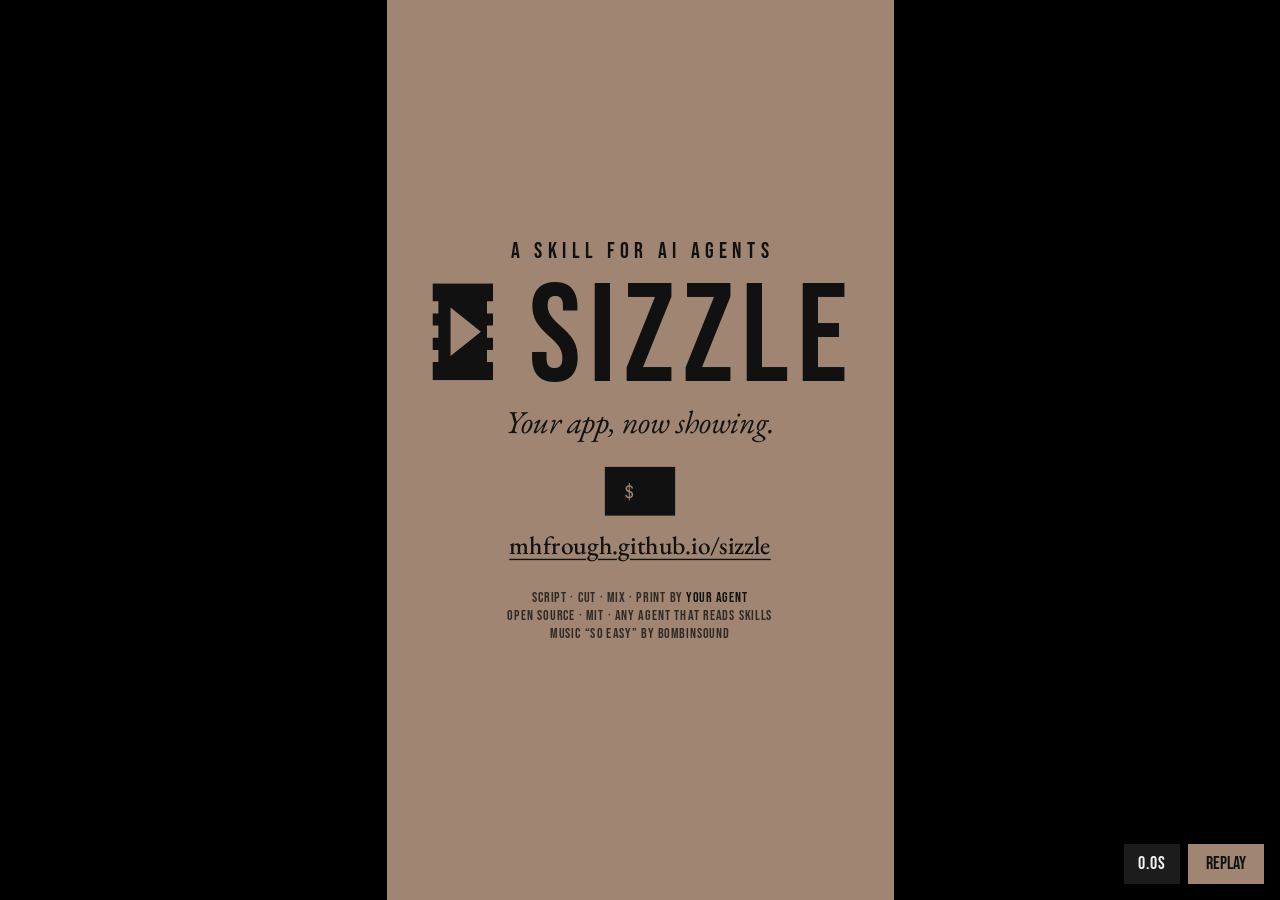
<file: promo/sizzle-reel.html>
<!doctype html>
<html lang="en">
<head>
<meta charset="utf-8">
<meta name="viewport" content="width=device-width, initial-scale=1">
<title>Sizzle Reel</title>
<!--
  Sizzle's own promo reel, made with Sizzle. 1080x1920 (9:16), timeline in CUES, render-ready.
  Preview: serve the sizzle folder over HTTP and open promo/sizzle-reel.html.
  Render:  python skills/sizzle/tools/reel.py stills|frames|mux|all promo/reel.json
  Contract with the renderer: window.reelReady, window.startReel(), window.REEL.duration, no autoplay with ?render.
-->
<style>
/* Fonts are local files, so a render never waits on the network (all SIL Open Font License) */
@font-face{font-family:"Bebas Neue";font-style:normal;font-weight:400;font-display:block;src:url(fonts/BebasNeue-Regular.woff2) format("woff2")}
@font-face{font-family:"EB Garamond";font-style:normal;font-weight:400 800;font-display:block;src:url(fonts/EBGaramond-latin.woff2) format("woff2")}
@font-face{font-family:"EB Garamond";font-style:italic;font-weight:400 800;font-display:block;src:url(fonts/EBGaramond-Italic-latin.woff2) format("woff2")}
@font-face{font-family:"JetBrains Mono";font-style:normal;font-weight:100 800;font-display:block;src:url(fonts/JetBrainsMono-latin.woff2) format("woff2")}

/* ---------- brand tokens: copied from site.css ---------- */
:root{
  --bg:#111111; --surface:#1c1c1c; --surface-2:#262626; --line:#2e2e2e;
  --ink:#f2f2f2; --muted:#a3a3a3; --accent:#a08672; --accent-ink:#111111;
  --display:"Bebas Neue","Oswald","Arial Narrow",sans-serif;
  --text:"EB Garamond",Garamond,"Times New Roman",serif;
  --code:"JetBrains Mono",ui-monospace,Consolas,monospace;
  --in:cubic-bezier(.55,0,.75,.2); --out:cubic-bezier(.16,1,.3,1); --pop:cubic-bezier(.34,1.56,.64,1);
  --slam:cubic-bezier(.6,0,1,1); --snap:cubic-bezier(.7,0,.2,1);
}
*,*::before,*::after{box-sizing:border-box}
html,body{margin:0;background:#000;overflow:hidden}
h1,h2,p{margin:0}
#reel{position:absolute;left:0;top:0;width:1080px;height:1920px;overflow:hidden;background:var(--bg);color:var(--ink);font-family:var(--text);transform-origin:0 0;-webkit-font-smoothing:antialiased}
/* Nothing moves until fonts are in; then every animation starts from 0 together */
body.hold *,body.hold *::before,body.hold *::after{animation-play-state:paused !important}
/* Measuring switches every animation off, so positions are the final, untransformed layout */
#reel.measure,#reel.measure *{animation:none !important;transition:none !important}

/* ---------- motion vocabulary ---------- */
@keyframes lineIn{from{transform:translateY(112%)}to{transform:none}}
@keyframes lineOut{from{transform:none;opacity:1}to{transform:translateY(-135%);opacity:0}}
@keyframes rise{from{opacity:0;transform:translateY(50px)}to{opacity:1;transform:none}}
@keyframes riseOut{from{opacity:1;transform:none}to{opacity:0;transform:translateY(-50px)}}
@keyframes pop{from{opacity:0;transform:scale(.4)}to{opacity:1;transform:none}}
@keyframes popOut{from{opacity:1;transform:none}to{opacity:0;transform:scale(.9)}}
@keyframes fadeIn{from{opacity:0}to{opacity:1}}
@keyframes fadeOut{from{opacity:1}to{opacity:0}}
@keyframes strike{from{transform:scaleX(0)}to{transform:scaleX(1)}}
@keyframes charUp{from{transform:translateY(105%)}to{transform:none}}
@keyframes blink{0%,49%{opacity:1}50%,100%{opacity:0}}
@keyframes clock{from{opacity:0}to{opacity:0}}
@keyframes junkIn{from{opacity:0;transform:rotate(var(--r)) scale(.5)}to{opacity:1;transform:rotate(var(--r))}}
@keyframes junkOut{from{opacity:1;transform:rotate(var(--r))}to{opacity:0;transform:translateY(560px) rotate(calc(var(--r) * -5))}}
@keyframes float{0%,100%{translate:0 0}50%{translate:0 -14px}}
@keyframes scIn{from{opacity:0;transform:translateY(150px)}to{opacity:1;transform:none}}
@keyframes scOut{from{opacity:1;transform:none}to{opacity:0;transform:translateY(-150px)}}
@keyframes type{from{clip-path:inset(0 100% 0 0)}to{clip-path:inset(0 0 0 0)}}
@keyframes drift1{from{transform:translate(0,0) scale(1)}to{transform:translate(-220px,520px) scale(1.2)}}
@keyframes drift2{from{transform:translate(0,0) scale(1)}to{transform:translate(260px,-600px) scale(1.15)}}
/* the gate: two bronze panels slam shut, accelerating into the hit */
@keyframes gateT{from{transform:translateY(-100%)}to{transform:none}}
@keyframes gateB{from{transform:translateY(100%)}to{transform:none}}
@keyframes off{to{visibility:hidden}}
@keyframes on{from{visibility:hidden}to{visibility:visible}}
@keyframes seam{0%{opacity:1;transform:scaleX(.05)}35%{opacity:1;transform:scaleX(1)}100%{opacity:0;transform:scaleX(1) scaleY(2.5)}}
@keyframes flash{from{opacity:.55}to{opacity:0}}
@keyframes sheen{from{transform:translateX(-160%) skewX(-18deg)}to{transform:translateX(360%) skewX(-18deg)}}
@keyframes cardGo{from{opacity:1;transform:none}70%{opacity:1}to{opacity:0;transform:scale(.05)}}
@keyframes collapse{from{clip-path:inset(0 0 0 0)}to{clip-path:inset(var(--cT) var(--cR) var(--cB) var(--cL))}}
@keyframes barOpen{from{clip-path:inset(0 100% 0 0)}to{clip-path:inset(0 0 0 0)}}
@keyframes stamp{from{opacity:0;transform:translate(-50%,-50%) rotate(-3deg) scale(2)}to{opacity:1;transform:translate(-50%,-50%) rotate(-8deg) scale(1)}}
@keyframes shake{0%,100%{translate:0 0}20%{translate:-7px 4px}40%{translate:6px -3px}60%{translate:-4px 2px}80%{translate:2px -1px}}
@keyframes press{0%,100%{transform:scale(1)}40%{transform:scale(.92);background:var(--ink)}}
@keyframes drop{from{opacity:0;transform:translateY(-70px)}70%{opacity:1}to{opacity:1;transform:none}}
@keyframes slide{from{transform:translateX(var(--x0))}to{transform:translateX(var(--x1))}}
@keyframes sweep{from{transform:translateX(0)}to{transform:translateX(var(--dx))}}
@keyframes fill{from{transform:scaleX(0)}to{transform:scaleX(1)}}
@keyframes lock{0%{opacity:0;transform:scaleY(.2)}40%{opacity:1;transform:scaleY(1.15)}100%{opacity:1;transform:none}}
@keyframes glowOut{from{opacity:.9}to{opacity:0}}
@keyframes hiRow{to{background:color-mix(in srgb,var(--accent) 24%,var(--surface))}}
@keyframes hiInk{to{color:var(--accent)}}

/* ---------- background: two warm glows, a vignette, and the film perforations at the edges ---------- */
.r-clock{position:absolute;width:1px;height:1px;animation:clock var(--end) linear 0s both}   /* the preview's reference clock */
.r-glow{position:absolute;border-radius:50%;pointer-events:none}
.r-g1{width:1400px;height:1400px;right:-640px;top:-380px;background:radial-gradient(closest-side,rgba(160,134,114,.13),rgba(160,134,114,0));animation:drift1 26s linear 0s both}
.r-g2{width:1300px;height:1300px;left:-640px;bottom:-380px;background:radial-gradient(closest-side,rgba(160,134,114,.08),rgba(160,134,114,0));animation:drift2 26s linear 0s both}
.r-vig{position:absolute;inset:0;background:radial-gradient(120% 80% at 50% 50%,transparent 55%,rgba(0,0,0,.55));pointer-events:none}
.r-rail{position:absolute;top:0;width:30px;height:4200px;
  background:repeating-linear-gradient(to bottom,transparent 0 30px,var(--surface) 30px 70px,transparent 70px 96px);animation:railAdv var(--end) linear 0s both}
.r-rail.l{left:14px}.r-rail.r{right:14px}
.r-rail::before{content:"";position:absolute;top:0;bottom:0;width:2px;background:var(--surface)}
.r-rail.l::before{left:42px}.r-rail.r::before{right:42px}

/* ---------- S0: the hook ---------- */
.r-a{position:absolute;left:0;right:0;top:700px;display:flex;flex-direction:column;align-items:center;z-index:6}
.r-a .r-h{font-size:178px}
.r-a .r-sub{margin-top:34px;font:italic 400 64px/1 var(--text);color:var(--muted);animation:rise .8s var(--out) var(--d) both, riseOut .4s var(--in) var(--o) forwards}
.r-junk{position:absolute;display:flex;align-items:center;gap:18px;height:92px;padding:0 30px 0 20px;background:var(--surface);color:var(--ink);
  font:500 30px/1 var(--code);white-space:nowrap;z-index:5;box-shadow:0 30px 60px -24px rgba(0,0,0,.8);
  transform:rotate(var(--r));animation:junkIn .55s var(--pop) var(--d) both, junkOut .7s var(--in) var(--o) forwards}
.r-junk>span{display:flex;align-items:center;gap:18px;animation:float 2.6s ease-in-out var(--d) infinite both}
.r-junk .ic{width:56px;height:56px;background:var(--surface-2);display:grid;place-items:center;flex:none;color:var(--muted)}
.r-junk .ic svg{width:30px;height:30px}
.r-junk small{font-size:26px;color:var(--muted);font-weight:400}
.r-junk::after{content:"";position:absolute;left:14px;right:14px;top:50%;height:9px;margin-top:-4px;background:var(--accent);
  transform-origin:left center;transform:scaleX(0);animation:strike .3s var(--out) var(--s) both;z-index:2}

/* ---------- headlines: poster capitals, each line slides up out of its own mask ---------- */
.r-h{font:400 140px/.9 var(--display);letter-spacing:-.005em;text-transform:uppercase;text-align:center}
.r-line{display:block;overflow:hidden;padding:.06em .05em .04em}
.r-line>span{display:inline-block;white-space:nowrap;animation:lineIn 1s var(--out) var(--d) both, lineOut .45s var(--in) var(--o) forwards}
.r-acc{color:var(--accent)}
.r-hl{position:absolute;left:0;right:0;top:404px;height:280px;display:flex;align-items:center;justify-content:center;z-index:8}
.r-hl .r-h{position:absolute}
.r-tag{position:absolute;left:0;right:0;top:334px;height:44px;display:flex;justify-content:center;z-index:8}
.r-tag p{position:absolute;overflow:hidden;font:400 38px/44px var(--display);letter-spacing:.16em;color:var(--muted);white-space:nowrap}
.r-tag p>span{display:block;animation:lineIn .7s var(--out) var(--d) both, lineOut .4s var(--in) var(--o) forwards}
.r-tag b{font-weight:400;color:var(--accent)}

/* ---------- brand bar (after the reveal): the logo, the name, a running timecode ---------- */
.r-brand{position:absolute;top:196px;left:60px;right:60px;height:84px;z-index:9;animation:off .01s linear var(--brandOut) forwards}
.r-brand-bg{position:absolute;inset:0;background:rgba(28,28,28,.94);animation:barOpen .55s var(--out) var(--barIn) both}
.r-big svg{display:block;width:100%;height:100%}
.r-brand-in{position:absolute;left:30px;right:28px;top:0;bottom:0;display:flex;align-items:center;gap:22px}
.r-brand-in>*:not(.r-lock){animation:rise .6s var(--out) var(--barText) both}
.r-lock{display:flex;align-items:baseline;font:400 58px/1 var(--display);padding-top:6px}
.r-lock svg{width:.4375em;height:.7em;margin-right:.26em;color:var(--accent);flex:none;animation:on .01s linear var(--markIn) both}
.r-lock b{font-weight:400;letter-spacing:.06em;animation:rise .6s var(--out) var(--barText) both}
.r-brand-in i{width:2px;height:40px;background:var(--line);flex:none}
.r-brand-in em{font:italic 400 33px/1 var(--text);color:var(--muted)}
.r-tc{margin-left:auto;display:flex;align-items:center;gap:12px;font:400 24px/1 var(--code);color:var(--muted);font-variant-numeric:tabular-nums}
.r-tc::before{content:"";width:12px;height:12px;background:var(--accent);animation:blink 1s linear 0s infinite both}

/* ---------- the bronze gate (reveal) and the collapse into the logo ---------- */
.r-gate{position:absolute;inset:0;z-index:20;pointer-events:none}
.r-gate .gt,.r-gate .gb{position:absolute;left:0;right:0;height:961px;background:var(--accent);overflow:hidden}
.r-gate .gt{top:0;animation:gateT .3s var(--slam) calc(var(--g) - .3s) both}
.r-gate .gb{bottom:0;animation:gateB .3s var(--slam) calc(var(--g) - .3s) both}
.r-gate.reveal .gt,.r-gate.reveal .gb{animation:gateT .3s var(--slam) calc(var(--g) - .3s) both, off .01s linear calc(var(--g) + .05s) forwards}
.r-gate.reveal .gb{animation-name:gateB,off}
.r-seam{position:absolute;left:0;right:0;top:956px;height:8px;background:#fff6ec;box-shadow:0 0 40px 14px rgba(255,236,214,.55);opacity:0;z-index:23;
  animation:seam .5s var(--out) var(--g) forwards}
.r-flash{position:absolute;inset:0;background:#fff3e6;opacity:0;z-index:23;animation:flash .35s ease-out var(--g) forwards}
.r-fill{position:absolute;inset:0;z-index:21;background:var(--accent);visibility:hidden;overflow:hidden;
  animation:on .01s linear calc(var(--wipe) + .02s) both, collapse .6s var(--snap) var(--collapse) both, off .01s linear var(--fillOff) forwards}
.r-sheen{position:absolute;top:-10%;bottom:-10%;left:0;width:40%;background:linear-gradient(90deg,transparent,rgba(255,240,225,.16),transparent);transform:translateX(-160%) skewX(-18deg);
  animation:sheen 1.8s cubic-bezier(.3,0,.3,1) var(--d) both}

/* title card on the bronze */
.r-card{position:absolute;inset:0;z-index:22;color:var(--accent-ink);display:flex;flex-direction:column;align-items:center;justify-content:center;padding-bottom:30px;
  animation:popOut .3s var(--in) var(--cardOut) forwards}
.r-big{width:100px;height:160px;margin-bottom:46px;color:var(--accent-ink);animation:pop .6s var(--pop) var(--d) both}
.r-pre{font:400 48px/1 var(--display);letter-spacing:.26em;padding-left:.26em;animation:rise .7s var(--out) var(--d) both}
.r-word{display:flex;align-items:baseline;font:400 384px/.8 var(--display);letter-spacing:.06em;padding:.05em 0 .02em .06em;margin-top:24px;overflow:hidden}
.r-word svg{width:.4375em;height:.7em;margin-right:.26em;flex:none;color:var(--accent-ink);animation:charUp .8s var(--out) var(--d) both}
.r-word span{display:inline-block;animation:charUp .8s var(--out) var(--d) both}
.r-tagline{margin-top:26px;font:italic 400 76px/1 var(--text);letter-spacing:-.01em;animation:rise .8s var(--out) var(--d) both}

/* ---------- scene windows: square, a muted title bar, like the site's terminal and chat ---------- */
.sc{position:absolute;left:0;top:0;width:1080px;height:1920px;z-index:4;pointer-events:none;animation:scIn .7s var(--out) var(--d) both, scOut .35s var(--in) var(--o) forwards}
.w{position:absolute;left:110px;width:860px;top:712px;background:var(--surface);color:var(--ink);box-shadow:0 60px 120px -40px rgba(0,0,0,.9)}
.w-bar{height:60px;display:flex;align-items:center;gap:12px;padding:0 30px;border-bottom:2px solid var(--bg);font:400 30px/1 var(--display);letter-spacing:.1em;color:var(--muted)}
.w-bar i{width:14px;height:14px;background:var(--line);flex:none}
.w-bar span{margin-left:14px}
.w-bar em{margin-left:auto;font-style:normal;color:var(--accent)}
.w-body{padding:40px 40px 44px}
.later{animation:rise .5s var(--out) var(--d) both}
.caret{display:inline-block;width:.6em;height:1.05em;vertical-align:-.17em;margin-left:.06em;background:var(--accent);animation:blink 1s steps(1) 0s infinite both}
.ok{display:inline-block;width:1.05em;height:1.05em;vertical-align:-.2em;margin-right:.4em;color:var(--accent)}

/* 01 install: the terminal */
.term{font:400 38px/1.55 var(--code)}
.tree{margin-top:26px;padding-top:26px;border-top:2px solid var(--bg);display:grid;grid-template-columns:1fr 1fr;gap:14px 30px;font:400 30px/1 var(--code)}
.tree p{min-height:0;display:flex;align-items:center;gap:16px;padding:18px 20px;background:var(--bg);animation:pop .4s var(--pop) var(--d) both}
.tree p i{width:16px;height:16px;background:var(--accent);flex:none}
.tree p.dir i{background:none;box-shadow:inset 0 0 0 3px var(--accent)}
.tree .root{grid-column:1/-1;padding:0;background:none;color:var(--muted);font-size:28px}
.term .pr{color:var(--accent)}
.term .dim{color:var(--muted);font-size:30px}
.term p{min-height:1.55em}

/* 02 ask: the chat */
.who{font:400 34px/1 var(--display);letter-spacing:.12em;color:var(--muted);margin-bottom:16px}
.say{padding:26px 34px 30px;background:var(--ink);color:var(--bg);font:italic 400 60px/1.15 var(--text);margin-bottom:44px;min-height:2.3em}
.say .caret{background:var(--accent)}
.reply{padding-left:30px;border-left:10px solid var(--accent);font:400 54px/1.25 var(--text)}
.reads{margin-top:34px;display:grid;grid-template-columns:1fr 1fr;gap:14px 30px;font:400 30px/1 var(--code)}
.reads p{display:flex;align-items:center;gap:14px;padding:18px 20px;background:var(--bg);color:var(--muted);animation:pop .4s var(--pop) var(--d) both}
.reads p .ok{margin:0;color:var(--accent)}
.reply span{display:inline-block;animation:rise .45s var(--out) var(--d) both}

/* 03 script: the shot list */
.doc h3{margin:0 0 22px;font:600 44px/1.1 var(--text)}
.doc h3 small{display:block;margin-top:8px;font:400 26px/1 var(--code);color:var(--muted)}
.row{display:grid;grid-template-columns:96px 150px 1fr;align-items:baseline;gap:0 14px;padding:7px 14px;margin:0 -14px;border-top:2px solid var(--bg);
  animation:type .32s linear var(--d) both}
.row .t{font:400 26px/1 var(--code);color:var(--accent)}
.row .n{font:400 36px/1 var(--display);letter-spacing:.06em}
.row .x{font:400 31px/1.15 var(--text);color:var(--muted);white-space:nowrap;overflow:hidden;text-overflow:ellipsis}
.row.me{animation:type .32s linear var(--d) both, hiRow .25s ease var(--hi) forwards}
.row.me .n,.row.me .x{animation:hiInk .25s ease var(--hi) forwards}

/* 04 cut: the live CUES object, a 9:16 preview and the timeline */
.cut{position:relative;height:600px}
.pv{position:absolute;left:0;top:0;width:252px;height:448px;background:var(--bg);overflow:hidden;box-shadow:0 0 0 2px var(--line)}
.pv .g1,.pv .g2{position:absolute;left:0;right:0;height:225px;background:var(--accent)}
.pv .g1{top:0;animation:gateT .28s var(--slam) var(--d) both}
.pv .g2{bottom:0;animation:gateB .28s var(--slam) var(--d) both}
.pv .pw{position:absolute;inset:0;display:flex;flex-direction:column;align-items:center;justify-content:center;color:var(--accent-ink)}
.pv .pw b{display:block;overflow:hidden;font:400 90px/.8 var(--display);letter-spacing:.06em;padding:.06em 0 0 .06em}
.pv .pw b span{display:inline-block;animation:charUp .6s var(--out) var(--d) both}
.pv .pw i{font:italic 400 19px/1 var(--text);margin-top:12px;animation:rise .5s var(--out) var(--d) both}
.pv .ph{position:absolute;left:14px;top:14px;font:400 15px/1 var(--display);letter-spacing:.12em;color:var(--muted);animation:fadeOut .1s linear var(--d) forwards}
.pv-cap{position:absolute;left:0;top:466px;width:252px;font:400 22px/1 var(--display);letter-spacing:.12em;color:var(--muted)}
.code{position:absolute;left:300px;top:-6px;font:400 25px/34px var(--code);white-space:pre}
.code p{animation:type .18s linear var(--d) both}
.code .k{color:var(--ink)}.code .v{color:var(--accent)}.code .p{color:var(--muted)}
.tl{position:absolute;left:0;right:0;top:500px;height:58px;background:var(--bg)}
.blk{position:absolute;top:0;height:58px;display:grid;place-items:center;background:var(--surface-2);box-shadow:inset -2px 0 0 var(--bg);
  font:400 21px/1 var(--display);letter-spacing:.06em;color:var(--ink);overflow:hidden;animation:drop .4s var(--pop) var(--d) both}
.blk.hot{background:var(--accent);color:var(--accent-ink)}
.ruler{position:absolute;left:0;right:0;top:566px;height:30px;font:400 18px/1 var(--code);color:var(--muted)}
.ruler span{position:absolute;top:8px;transform:translateX(-50%);white-space:nowrap}
.ruler span:first-child{transform:none}.ruler span:last-child{transform:translateX(-100%)}
.ph-line{position:absolute;left:0;top:486px;width:4px;height:86px;margin-left:-2px;background:var(--ink);box-shadow:0 0 0 2px var(--bg);
  animation:fadeIn .15s linear var(--d) both, sweep var(--dur) linear var(--d) both}

/* 05 lock: the contact sheet, Approve, the stamp */
.sheet{display:grid;grid-template-columns:repeat(4,144px);gap:12px;justify-content:center}
.th{position:relative;width:144px;height:256px;background:var(--bg);overflow:hidden;box-shadow:0 0 0 2px var(--line);animation:pop .45s var(--pop) var(--d) both}
.th img{display:block;width:100%;height:100%;object-fit:cover}
.th small{position:absolute;left:8px;bottom:8px;padding:4px 6px;background:rgba(17,17,17,.85);font:400 16px/1 var(--code);color:var(--muted)}
.lock-row{display:flex;justify-content:center;margin-top:30px}
.approve{display:block;width:330px;padding:20px 0 16px;text-align:center;background:var(--accent);color:var(--accent-ink);font:400 52px/1 var(--display);letter-spacing:.06em;
  animation:rise .5s var(--out) var(--d) both, press .45s var(--out) var(--at) both}
.stamp{position:absolute;left:50%;top:44%;padding:14px 34px 8px;border:9px solid var(--accent);background:var(--bg);color:var(--accent);font:400 116px/1 var(--display);letter-spacing:.05em;white-space:nowrap;
  transform:translate(-50%,-50%) rotate(-8deg);opacity:0;z-index:3;box-shadow:0 30px 80px -10px rgba(0,0,0,.8);animation:stamp .3s var(--slam) var(--d) both}
.w.shk{animation:shake .4s linear var(--d) both}

/* 06 mix: the reel's cues above, the track's real waveform below, the drop locks onto the reveal */
.mix{position:relative;height:560px}
.mix .lab{position:absolute;left:0;font:400 26px/1 var(--display);letter-spacing:.12em;color:var(--muted)}
.strip{position:absolute;left:0;top:40px;width:780px;height:40px;background:var(--bg)}
.strip .blk{height:40px;font-size:17px;animation:none}
.cue-line{position:absolute;top:40px;width:4px;height:330px;margin-left:-2px;background:var(--accent);transform-origin:top;animation:fadeIn .3s ease var(--d) both}
.cue-lab{position:absolute;top:-2px;font:400 26px/1 var(--display);letter-spacing:.1em;color:var(--accent);white-space:nowrap;transform:translateX(-50%)}
.wave-box{position:absolute;left:0;top:130px;width:780px;height:240px;overflow:hidden}
.wave{position:absolute;left:0;top:0;height:240px;animation:slide var(--dur) var(--snap) var(--d) both}
.wave svg{position:absolute;left:0;top:0;overflow:visible}
.drop{position:absolute;top:-2px;width:0;height:0}
.drop i{position:absolute;left:-2px;top:0;width:4px;height:240px;background:var(--ink)}
.drop b{position:absolute;left:12px;top:6px;font:400 26px/1 var(--display);letter-spacing:.1em;color:var(--ink);white-space:nowrap;padding:6px 10px 4px;background:var(--bg)}
.lockflash{position:absolute;top:30px;width:40px;height:350px;margin-left:-20px;background:radial-gradient(closest-side,rgba(255,240,225,.75),rgba(255,240,225,0));opacity:0;animation:glowOut .6s ease-out var(--d) forwards}
.res{position:absolute;left:0;top:400px;font:400 30px/1.6 var(--code)}
.res p{animation:type .3s linear var(--d) both}
.res .v{color:var(--accent)}.res .p{color:var(--muted)}

/* 07 print: the frame counter and the reel's own frames through the gate */
.print .cmd{font:400 30px/1 var(--code);color:var(--muted)}
.print .cmd .pr{color:var(--accent)}
.count{display:flex;align-items:baseline;gap:20px;margin-top:26px}
.count .lab{font:400 36px/1 var(--display);letter-spacing:.14em;color:var(--muted);width:120px}
.count b{font:400 200px/.82 var(--display);font-variant-numeric:tabular-nums;letter-spacing:.01em;min-width:3.1ch}
.count span{font:400 110px/1 var(--display);color:var(--muted)}
.meter{height:12px;margin-top:22px;background:var(--bg)}
.meter i{display:block;height:100%;background:var(--accent);transform-origin:left;animation:fill var(--dur) linear var(--d) both}
.film{position:relative;margin:28px -40px 0;height:188px;background:#0b0b0b;overflow:hidden}
.film::before,.film::after{content:"";position:absolute;left:0;right:0;height:16px;background:repeating-linear-gradient(90deg,transparent 0 14px,var(--surface) 14px 30px);z-index:2}
.film::before{top:8px}.film::after{bottom:8px}
.reelstrip{position:absolute;left:0;top:30px;display:flex;gap:10px;animation:sweep var(--dur) linear var(--d) both}
.reelstrip span{width:72px;height:128px;flex:none;background:var(--surface-2);overflow:hidden}
.reelstrip img{display:block;width:100%;height:100%;object-fit:cover}
.done{margin-top:26px;font:400 32px/1.55 var(--code)}
.done .dim{color:var(--muted)}

/* ---------- CTA: the gate slams again ---------- */
.r-cta{position:absolute;inset:0;z-index:22;color:var(--accent-ink);display:flex;flex-direction:column;align-items:center;justify-content:center;padding-bottom:40px;visibility:hidden;
  animation:on .01s linear var(--g) both}
.r-cta .r-pre{font-size:46px}
.r-cta .r-word{font-size:296px;margin-top:30px}
.r-cta .r-tagline{font-size:68px;margin-top:18px}
.r-cmd{margin-top:62px;display:flex;align-items:center;height:104px;padding:0 40px;background:var(--bg);color:var(--ink);font:400 37px/1 var(--code);white-space:nowrap;
  animation:rise .6s var(--out) var(--d) both}
.r-cmd .pr{color:var(--accent);margin-right:.6em}
.r-cmd .caret{margin-left:.1em}
.r-url{margin-top:36px;font:500 54px/1 var(--text);text-decoration:underline;text-decoration-thickness:3px;text-underline-offset:.18em;animation:rise .6s var(--out) var(--d) both}
.r-bill{margin-top:70px;display:grid;gap:8px;justify-items:center;font:400 30px/1 var(--display);letter-spacing:.07em;color:rgba(17,17,17,.78);animation:fadeIn .8s ease var(--d) both}
.r-bill b{font-weight:400;color:var(--accent-ink)}

/* preview chrome, hidden when rendering */
.r-ui{position:fixed;right:16px;bottom:16px;display:flex;gap:8px;align-items:center;z-index:99;font:400 18px/1 var(--display);letter-spacing:.06em;color:#f2f2f2}
.r-ui button{min-height:40px;padding:0 18px;border:0;background:#a08672;color:#111;font:inherit;cursor:pointer}
.r-ui span{padding:11px 14px;background:#1c1c1c;font-variant-numeric:tabular-nums}
.render .r-ui{display:none}
</style>
</head>
<body class="hold">
<svg width="0" height="0" style="position:absolute" aria-hidden="true"><defs>
  <!-- Sizzle's mark (assets/logo): a 10:16 film frame, three perforation notches a side, the play triangle cut out.
       Bronze on dark, #111111 on bronze; the triangle always shows what is behind it. -->
  <symbol id="mark" viewBox="0 0 10 16"><path fill="currentColor" fill-rule="evenodd" d="M0 0H10V3H9V5H10V7H9V9H10V11H9V13H10V16H0V13H1V11H0V9H1V7H0V5H1V3H0ZM3 4L8 8L3 12Z"/></symbol>
  <symbol id="check" viewBox="0 0 24 24"><path d="m4.5 12.5 5 5L19.5 7" fill="none" stroke="currentColor" stroke-width="3" stroke-linecap="square"/></symbol>
</defs></svg>

<div id="reel">
  <div class="r-clock" id="clk"></div>
  <div class="r-glow r-g1"></div><div class="r-glow r-g2"></div>
  <div class="r-rail l"></div><div class="r-rail r"></div>
  <div class="r-vig"></div>

  <!-- S0 hook: the pain, then the workarounds get struck out -->
  <div class="r-a">
    <h1 class="r-h">
      <span class="r-line"><span data-in="hook" data-out="hookOut">Nobody reads</span></span>
      <span class="r-line"><span class="r-acc" data-in="hook+.1" data-out="hookOut+.05">your README.</span></span>
    </h1>
    <p class="r-sub" data-in="sub" data-out="hookOut+.1">Your app deserves a trailer.</p>
  </div>
  <div class="r-junk" style="left:76px;top:452px;--r:-4deg" data-in="hook+.35" data-out="hookOut-.05" data-s="strike">
    <span><span class="ic"><svg viewBox="0 0 24 24" fill="none" stroke="currentColor" stroke-width="1.8" stroke-linecap="square"><path d="M6 3h8l4 4v14H6z"/><path d="M9 11h6M9 15h6"/></svg></span>README.md <small>· 2,400 words</small></span>
  </div>
  <div class="r-junk" style="left:470px;top:578px;--r:3deg" data-in="hook+.5" data-out="hookOut" data-s="strike+.19">
    <span><span class="ic"><svg viewBox="0 0 24 24" fill="none" stroke="currentColor" stroke-width="1.8" stroke-linecap="square"><path d="M3 5h18v14H3z"/><path d="m3 16 5-5 4 4 3-3 6 6"/><path d="M15.5 8.5h.01"/></svg></span>screenshot-final-v3.png</span>
  </div>
  <div class="r-junk" style="left:96px;top:1300px;--r:3deg" data-in="hook+.65" data-out="hookOut+.05" data-s="strike+.375">
    <span><span class="ic"><svg viewBox="0 0 24 24" fill="none" stroke="currentColor" stroke-width="1.8" stroke-linecap="square"><path d="M3 5h18v14H3z"/><path d="M7 5v14M17 5v14M3 9.5h4M3 14.5h4M17 9.5h4M17 14.5h4"/></svg></span>demo.gif <small>· 38 MB</small></span>
  </div>
  <div class="r-junk" style="left:468px;top:1428px;--r:-3deg" data-in="hook+.8" data-out="hookOut+.1" data-s="strike+.56">
    <span><span class="ic"><svg viewBox="0 0 24 24" fill="none" stroke="currentColor" stroke-width="1.8" stroke-linecap="square"><path d="M3 5h18v14H3z"/><path d="M10 9v6l5-3z" fill="currentColor"/></svg></span>walkthrough.mov <small>· 6:12</small></span>
  </div>

  <!-- Brand bar: the logo the reveal collapses into, the name, a running timecode -->
  <div class="r-brand">
    <div class="r-brand-bg"></div>
    <div class="r-brand-in"><span class="r-lock"><svg id="markFrame" viewBox="0 0 10 16"><use href="#mark"/></svg><b>Sizzle</b></span><i></i><em>Promo reels, cut by your agent</em><span class="r-tc" id="tc">00:00:05:06</span></div>
  </div>

  <!-- Scene slates and headlines: one idea per scene -->
  <div class="r-tag">
    <p><span data-in="install" data-out="ask-.3"><b>Scene 01</b> &mdash; Install</span></p>
    <p><span data-in="ask+.02" data-out="script-.3"><b>Scene 02</b> &mdash; Ask</span></p>
    <p><span data-in="script+.02" data-out="cut-.3"><b>Scene 03</b> &mdash; Script</span></p>
    <p><span data-in="cut+.02" data-out="lock-.3"><b>Scene 04</b> &mdash; Cut</span></p>
    <p><span data-in="lock+.02" data-out="mix-.3"><b>Scene 05</b> &mdash; Picture lock</span></p>
    <p><span data-in="mix+.02" data-out="print-.3"><b>Scene 06</b> &mdash; Mix</span></p>
    <p><span data-in="print+.02" data-out="cta-.3"><b>Scene 07</b> &mdash; Print</span></p>
  </div>
  <div class="r-hl">
    <h2 class="r-h">
      <span class="r-line"><span data-in="install+.04" data-out="ask-.3">One line</span></span>
      <span class="r-line"><span class="r-acc" data-in="install+.14" data-out="ask-.26">to install.</span></span>
    </h2>
    <h2 class="r-h">
      <span class="r-line"><span data-in="ask+.02" data-out="script-.3">Then just</span></span>
      <span class="r-line"><span class="r-acc" data-in="ask+.12" data-out="script-.26">ask.</span></span>
    </h2>
    <h2 class="r-h">
      <span class="r-line"><span data-in="script+.02" data-out="cut-.3">It writes</span></span>
      <span class="r-line"><span class="r-acc" data-in="script+.12" data-out="cut-.26">the script.</span></span>
    </h2>
    <h2 class="r-h">
      <span class="r-line"><span data-in="cut+.02" data-out="lock-.3">Cut on cue,</span></span>
      <span class="r-line"><span class="r-acc" data-in="cut+.12" data-out="lock-.26">in HTML.</span></span>
    </h2>
    <h2 class="r-h">
      <span class="r-line"><span data-in="lock+.02" data-out="mix-.3">You approve</span></span>
      <span class="r-line"><span class="r-acc" data-in="lock+.12" data-out="mix-.26">it first.</span></span>
    </h2>
    <h2 class="r-h">
      <span class="r-line"><span data-in="mix+.02" data-out="print-.3">The drop hits</span></span>
      <span class="r-line"><span class="r-acc" data-in="mix+.12" data-out="print-.26">the reveal.</span></span>
    </h2>
    <h2 class="r-h">
      <span class="r-line"><span data-in="print+.02" data-out="cta">Rendered</span></span>
      <span class="r-line"><span class="r-acc" data-in="print+.12" data-out="cta+.04">frame by frame.</span></span>
    </h2>
  </div>

  <!-- 01 Install -->
  <div class="sc" data-in="install" data-out="ask-.3">
    <div class="w">
      <div class="w-bar"><i></i><i></i><i></i><span>~/your-app</span><em>zsh</em></div>
      <div class="w-body term">
        <p><span class="pr">$</span> <span id="tInstall"></span><span class="caret" id="cInstall"></span></p>
        <p class="later" data-in="install+.84" data-out="99"><svg class="ok"><use href="#check"/></svg>sizzle added</p>
        <p class="later dim" data-in="install+.96" data-out="99">Claude Code · Codex · Cursor</p>
        <p class="later dim" data-in="install+1.04" data-out="99">Gemini CLI · OpenCode · and more</p>
        <div class="tree">
          <p class="root later" data-in="install+1.1" data-out="99">skills/sizzle/</p>
          <p data-in="install+1.16" data-out="99"><i></i>SKILL.md</p>
          <p class="dir" data-in="install+1.22" data-out="99"><i></i>templates/</p>
          <p class="dir" data-in="install+1.28" data-out="99"><i></i>tools/</p>
          <p class="dir" data-in="install+1.34" data-out="99"><i></i>references/</p>
        </div>
      </div>
    </div>
  </div>

  <!-- 02 Ask -->
  <div class="sc" data-in="ask" data-out="script-.3">
    <div class="w">
      <div class="w-bar"><i></i><i></i><i></i><span>Your agent</span></div>
      <div class="w-body">
        <p class="who">You</p>
        <p class="say"><span id="tAsk"></span><span class="caret"></span></p>
        <p class="who later" data-in="ask+.92" data-out="99">Agent</p>
        <p class="reply later" data-in="ask+.98" data-out="99"><span data-in="ask+1.0" data-out="99">Reading your code.</span> <span data-in="ask+1.18" data-out="99">Writing the script.</span></p>
        <div class="reads">
          <p data-in="ask+1.3" data-out="99"><svg class="ok"><use href="#check"/></svg>README.md</p>
          <p data-in="ask+1.38" data-out="99"><svg class="ok"><use href="#check"/></svg>index.html</p>
          <p data-in="ask+1.46" data-out="99"><svg class="ok"><use href="#check"/></svg>styles.css</p>
          <p data-in="ask+1.54" data-out="99"><svg class="ok"><use href="#check"/></svg>app.js</p>
        </div>
      </div>
    </div>
  </div>

  <!-- 03 Script: this reel's own shot list -->
  <div class="sc" data-in="script" data-out="cut-.3">
    <div class="w">
      <div class="w-bar"><i></i><i></i><i></i><span>sizzle-reel-script.md</span></div>
      <div class="w-body doc" id="doc">
        <h3>Shot list<small>25 s · 9:16 · 30 fps</small></h3>
      </div>
    </div>
  </div>

  <!-- 04 Cut: the live CUES object, the preview, the timeline -->
  <div class="sc" data-in="cut" data-out="lock-.3">
    <div class="w">
      <div class="w-bar"><i></i><i></i><i></i><span>sizzle-reel.html</span><em>1080 × 1920</em></div>
      <div class="w-body">
        <div class="cut">
          <div class="pv">
            <span class="ph" data-in="cut+.95" data-out="99">Preview</span>
            <span class="g1" data-in="cut+.95" data-out="99"></span><span class="g2" data-in="cut+.95" data-out="99"></span>
            <div class="pw"><b><span data-in="cut+1.1" data-out="99">S</span><span data-in="cut+1.14" data-out="99">i</span><span data-in="cut+1.18" data-out="99">z</span><span data-in="cut+1.22" data-out="99">z</span><span data-in="cut+1.26" data-out="99">l</span><span data-in="cut+1.3" data-out="99">e</span></b><i data-in="cut+1.4" data-out="99">Your app, now showing.</i></div>
          </div>
          <p class="pv-cap" id="pvCap">Preview · 00:00</p>
          <div class="code" id="code"></div>
          <div class="tl" id="tl"></div>
          <div class="ruler"><span style="left:0">0 s</span><span style="left:20%">5</span><span style="left:40%">10</span><span style="left:60%">15</span><span style="left:80%">20</span><span style="left:100%">25 s</span></div>
          <span class="ph-line" id="phLine"></span>
        </div>
      </div>
    </div>
  </div>

  <!-- 05 Picture lock: this reel's own contact sheet -->
  <div class="sc" data-in="lock" data-out="mix-.3">
    <div class="w shk" data-in="lock+1.32" data-out="99">
      <div class="w-bar"><i></i><i></i><i></i><span>stills · sheet.jpg</span><em>8 frames</em></div>
      <div class="w-body">
        <div class="sheet" id="sheet"></div>
        <div class="lock-row"><span class="approve" data-in="lock+.75" data-out="99" style="--at:calc(var(--lockAt) - .28s)">Approve</span></div>
      </div>
      <div class="stamp" data-in="lock+1.02" data-out="99">Picture lock</div>
    </div>
  </div>

  <!-- 06 Mix: the drop locks onto the reveal -->
  <div class="sc" data-in="mix" data-out="print-.3">
    <div class="w">
      <div class="w-bar"><i></i><i></i><i></i><span>music_sync.py</span><em id="bpm">80 bpm</em></div>
      <div class="w-body">
        <div class="mix">
          <span class="lab" style="top:0">Reel · 25 s</span><span class="lab" id="revLab" style="top:0;left:auto;right:0;color:var(--accent)"></span>
          <div class="strip" id="strip"></div>
          <span class="lab" style="top:96px;left:auto;right:0">Track · So Easy · BombinSound</span>
          <div class="wave-box"><div class="wave" id="wave"><svg id="waveSvg"></svg><span class="drop" id="drop"><i></i><b id="dropLab">Drop</b></span></div></div>
          <span class="cue-line" id="cueLine" data-in="mix+.15" data-out="99"></span>
          <span class="lockflash" id="lockFlash"></span>
          <div class="res" id="res"></div>
        </div>
      </div>
    </div>
  </div>

  <!-- 07 Print: frame by frame -->
  <div class="sc" data-in="print" data-out="99">
    <div class="w print">
      <div class="w-bar"><i></i><i></i><i></i><span>reel.py all</span><em>2160 × 3840</em></div>
      <div class="w-body">
        <p class="cmd"><span class="pr">$</span> python reel.py all promo/reel.json</p>
        <div class="count"><span class="lab">Frame</span><b id="count">000</b><span>/ 750</span></div>
        <div class="meter"><i id="meter"></i></div>
        <div class="film"><div class="reelstrip" id="reelstrip"></div></div>
        <div class="done">
          <p class="later" data-in="print+1.62" data-out="99"><svg class="ok"><use href="#check"/></svg>sizzle-reel.mp4</p>
          <p class="later dim" data-in="print+1.78" data-out="99">2160 × 3840 · 25 s · −14 LUFS</p>
        </div>
      </div>
    </div>
  </div>

  <!-- CTA: the gate slams again -->
  <div class="r-gate" style="--g:var(--cta)"><div class="gt"></div><div class="gb"></div></div>
  <div class="r-cta" style="--g:var(--cta)">
    <div style="position:absolute;inset:0;overflow:hidden"><span class="r-sheen" data-in="cta+.05" data-out="99"></span></div>
    <p class="r-pre" data-in="cta+.12" data-out="99">A skill for AI agents</p>
    <div class="r-word" id="ctaWord"></div>
    <p class="r-tagline" data-in="cta+.62" data-out="99">Your app, now showing.</p>
    <div class="r-cmd" data-in="cta+.8" data-out="99"><span class="pr">$</span><span id="tCta"></span><span class="caret"></span></div>
    <p class="r-url" data-in="cta+1.75" data-out="99">mhfrough.github.io/sizzle</p>
    <div class="r-bill" data-in="cta+2.0" data-out="99">
      <p>Script · Cut · Mix · Print by <b>your agent</b></p>
      <p>Open source · MIT · Any agent that reads skills</p>
      <p>Music &ldquo;So Easy&rdquo; by BombinSound</p>
    </div>
  </div>
  <span class="r-seam" style="--g:var(--cta)"></span>
  <span class="r-flash" style="--g:var(--cta)"></span>

  <!-- S1 reveal: the bronze gate slams on the drop, then collapses into the logo's frame -->
  <div class="r-gate reveal" style="--g:var(--wipe)"><div class="gt"></div><div class="gb"></div></div>
  <div class="r-fill" id="fill"><span class="r-sheen" data-in="wipe+.05" data-out="99"></span></div>
  <div class="r-card" id="card" style="visibility:hidden;animation:on .01s linear var(--wipe) both, cardGo .5s var(--snap) var(--collapse) forwards">
    <div class="r-big" data-in="wipe+.1" data-out="99"><svg viewBox="0 0 10 16"><use href="#mark"/></svg></div>
    <p class="r-pre" data-in="wipe+.22" data-out="99">Your agent presents</p>
    <div class="r-word" id="revWord"></div>
    <p class="r-tagline" data-in="wipe+.78" data-out="99">Your app, now showing.</p>
  </div>
  <span class="r-seam" style="--g:var(--wipe)"></span>
  <span class="r-flash" style="--g:var(--wipe)"></span>
</div>
<div class="r-ui"><span id="clock">0.0s</span><button type="button" id="replay">Replay</button></div>

<script>
/*
  Timeline. Every time is in seconds from the start of the reel. Retime by editing CUES only.
  Scene changes sit on the track's beat grid: 0.75 s steps from the drop at 2.95 s.
*/
var CUES = {
  hook: .15,       // "Nobody reads your README."
  sub: 1.05,       // "Your app deserves a trailer."
  strike: 1.445,   // the workaround tags get struck, on the half beats
  hookOut: 2.45,
  wipe: 2.95,      // THE DROP: the bronze gate slams shut. SIZZLE. "Your app, now showing."
  collapse: 4.88,  // the bronze shrinks into the 9:16 frame inside the logo
  install: 5.2,    // 01 npx skills add mhfrough/sizzle
  ask: 7.45,       // 02 "make a promo reel for this app"
  script: 9.7,     // 03 the shot list writes itself
  cut: 11.95,      // 04 CUES print, cue blocks snap onto the timeline
  lock: 14.2,      // 05 contact sheet, Approve, PICTURE LOCK
  mix: 16.45,      // 06 the drop slides onto the reveal cue
  print: 18.7,     // 07 frame 000 -> 750
  cta: 21.7,       // the gate slams again: SIZZLE, the install line, the URL
  end: 25          // reel length: the renderer makes end x fps frames
};
var FPS = 30;
var INSTALL = 'npx skills add mhfrough/sizzle';
var ASK = 'make a promo reel for this app';
/* The real music_sync.py result for this reel's track (--cue 2.95 --length 25) */
var MUSIC = { title: 'So Easy', hit: 57.02, offset: 54.07, pre: -14.6, body: -8.9, bpm: 80, length: 102.8,
  // RMS per 0.25 s of the whole track, -40..0 dBFS mapped to 0..40 (chr 48 + v), from wave.py
  env: '00@[base64];ORSSMGMQQJIHPLJSQPNRRPPSPNMSONQSROOOQOOSPPNRRPPPPSSTPOPRROPONKHSQPNQRPPSPLKSOOPRROONQPOSPPMQRPPPPRSSPOPRROOPQONSQPNQRPPSPLJSONPRRONOQOOSQPMQRPPPPRSSPOPRROOPQOOMKIGECA?<962000000000000' };
/* Stills of this very reel (rendered with reel.py stills), shown on the contact sheet and the film strip */
var STILLS = [[1.5, 'Hook'], [4, 'Reveal'], [6.9, 'Install'], [9.3, 'Ask'], [11.6, 'Script'], [13.9, 'Cut'], [18.3, 'Mix'], [24.5, 'CTA']];
/* The shot list, as written in sizzle-reel-script.md */
var SHOTS = [
  ['hook', 'Hook', 'Nobody reads your README.'],
  ['wipe', 'Reveal', 'Sizzle. Your app, now showing.'],
  ['install', 'Install', 'npx skills add mhfrough/sizzle'],
  ['ask', 'Ask', 'make a promo reel for this app'],
  ['script', 'Script', 'The shot list writes itself.'],
  ['cut', 'Cut', 'Cues snap onto the timeline.'],
  ['lock', 'Lock', 'Contact sheet. Approve.'],
  ['mix', 'Mix', 'The drop lands on the reveal.'],
  ['print', 'Print', '750 frames, 2160 × 3840.'],
  ['cta', 'CTA', 'Your app, now showing.']
];
</script>
<script>
(function(){
  var C = CUES, $ = function(id){ return document.getElementById(id) };
  var reel = $('reel');
  var render = new URLSearchParams(location.search).has('render');
  if (render) document.documentElement.classList.add('render');
  var f2 = function(x){ return (+x).toFixed(2) + 's' };
  var el = function(tag, cls, html){ var e = document.createElement(tag); if (cls) e.className = cls; if (html != null) e.innerHTML = html; return e };

  /* CSS variables derived from CUES, so the stylesheet never holds a raw time */
  var root = document.documentElement.style;
  var vars = {
    wipe: C.wipe, cta: C.cta, collapse: C.collapse, fillOff: C.collapse + .62,
    markIn: C.collapse + .6, barIn: C.collapse + .58, barText: C.collapse + .72, brandOut: C.cta + .05,
    lockAt: C.lock + 1.02, end: C.end
  };
  for (var k in vars) root.setProperty('--' + k, f2(vars[k]));

  /* Build the scenes that are made from data */
  // Reveal and CTA wordmarks, letter by letter
  var lk = document.createElementNS('http://www.w3.org/2000/svg', 'svg'); lk.setAttribute('viewBox', '0 0 10 16');
  lk.innerHTML = '<use href="#mark"/>'; lk.dataset.in = (C.cta + .16).toFixed(3); lk.dataset.out = '99'; $('ctaWord').append(lk);
  [['revWord', C.wipe + .3], ['ctaWord', C.cta + .22]].forEach(function(w){
    'SIZZLE'.split('').forEach(function(ch, i){ var s = el('span', null, ch); s.dataset.in = (w[1] + i * .05).toFixed(3); s.dataset.out = '99'; $(w[0]).append(s) });
  });
  // 03 the shot list
  var doc = $('doc');
  SHOTS.forEach(function(s, i){
    var r = el('div', 'row' + (s[0] === 'script' ? ' me' : ''), '<span class="t">' + C[s[0]].toFixed(1) + '</span><span class="n">' + s[1] + '</span><span class="x">' + s[2] + '</span>');
    r.dataset.in = 'script+' + (.28 + i * .095).toFixed(3); r.dataset.out = '99';
    if (s[0] === 'script') r.style.setProperty('--hi', f2(C.script + 1.38));
    doc.append(r);
  });
  // 04 the CUES object, printed from the live code, and one timeline block per scene
  var keys = ['hook', 'wipe', 'install', 'ask', 'script', 'cut', 'lock', 'mix', 'print', 'cta', 'end'];
  var names = { hook: 'Hook', wipe: 'Reveal', install: 'Install', ask: 'Ask', script: 'Script', cut: 'Cut', lock: 'Lock', mix: 'Mix', print: 'Print', cta: 'CTA' };
  var code = $('code'), lines = ['<span class="p">var</span> <span class="k">CUES</span> <span class="p">= {</span>'];
  keys.forEach(function(k){ lines.push('  <span class="k">' + (k + ':').padEnd(9) + '</span><span class="v">' + String(C[k]).replace(/^0\./, '.') + '</span><span class="p">,</span>') });
  lines.push('<span class="p">};</span>');
  lines.forEach(function(h, i){ var p = el('p', null, h); p.dataset.in = 'cut+' + (.14 + i * .055).toFixed(3); p.dataset.out = '99'; code.append(p) });
  function blocks(host, w, h, animate){
    keys.slice(0, -1).forEach(function(k, i){
      var a = i ? C[k] : 0, b = C[keys[i + 1]];
      var x = a / C.end * w, bw = (b - a) / C.end * w;
      var d = el('span', 'blk' + (k === 'wipe' || k === 'cta' ? ' hot' : ''), bw > 44 ? names[k] : '');
      d.style.left = x.toFixed(1) + 'px'; d.style.width = bw.toFixed(1) + 'px';
      if (animate) { d.dataset.in = 'cut+' + (.27 + i * .055).toFixed(3); d.dataset.out = '99' }
      host.append(d);
    });
  }
  blocks($('tl'), 780, 58, true);
  blocks($('strip'), 780, 40, false);
  var ph = $('phLine'); ph.style.setProperty('--d', f2(C.cut + .95)); ph.style.setProperty('--dur', f2(C.lock - .3 - C.cut - .95)); ph.style.setProperty('--dx', '780px');
  // 05 the contact sheet: stills of this reel
  STILLS.forEach(function(s, i){
    var t = el('div', 'th', '<img alt="" src="media/sizzle-still-' + (i + 1) + '.jpg"><small>' + s[0].toFixed(1) + ' s</small>');
    t.dataset.in = 'lock+' + (.18 + i * .06).toFixed(3); t.dataset.out = '99';
    $('sheet').append(t);
  });
  // 06 the waveform: the track's real envelope, at the reel strip's scale (780 px = 25 s)
  var pps = 780 / C.end, svgNS = 'http://www.w3.org/2000/svg', svg = $('waveSvg');
  var W = MUSIC.env.length * .25 * pps; svg.setAttribute('width', W); svg.setAttribute('height', 240);
  var dBefore = '', dAfter = '';
  for (var i = 0; i < MUSIC.env.length; i++) {
    var v = MUSIC.env.charCodeAt(i) - 48, h = Math.max(1.5, Math.pow(Math.max(0, (v - 12) / 24), 1.5) * 112), x = i * .25 * pps;
    var r = 'M' + x.toFixed(1) + ' ' + (120 - h).toFixed(1) + 'h4.6v' + (2 * h).toFixed(1) + 'h-4.6z';
    if (i * .25 < MUSIC.hit) dBefore += r; else dAfter += r;
  }
  [[dBefore, '#4a4a4a'], [dAfter, '#a08672']].forEach(function(p){ var e = document.createElementNS(svgNS, 'path'); e.setAttribute('d', p[0]); e.setAttribute('fill', p[1]); svg.append(e) });
  $('drop').style.left = (MUSIC.hit * pps).toFixed(1) + 'px';
  $('dropLab').textContent = 'Drop · ' + MUSIC.hit.toFixed(2) + ' s';
  var wave = $('wave'), startOff = MUSIC.offset - 10.5;
  wave.style.setProperty('--x0', (-startOff * pps).toFixed(1) + 'px');
  wave.style.setProperty('--x1', (-MUSIC.offset * pps).toFixed(1) + 'px');
  wave.style.setProperty('--d', f2(C.mix + .3)); wave.style.setProperty('--dur', '.95s');
  var cueX = (C.wipe * pps).toFixed(1) + 'px';
  $('revLab').textContent = 'Reveal cue · ' + C.wipe.toFixed(2) + ' s';
  $('cueLine').style.left = cueX;
  $('lockFlash').style.left = cueX; $('lockFlash').style.setProperty('--d', f2(C.mix + 1.25));
  var res = $('res');
  [['<span class="p">hit</span> <span class="v">' + MUSIC.hit.toFixed(2) + ' s</span> <span class="p">→ offset</span> <span class="v">' + MUSIC.offset.toFixed(2) + '</span>', 1.22],
   ['<span class="p">pre</span> ' + MUSIC.pre.toFixed(1).replace('-', '−') + ' dB  <span class="p">body</span> ' + MUSIC.body.toFixed(1).replace('-', '−') + ' dB', 1.34],
   ['<span class="p">fits</span> <span class="v">yes</span>  <span class="p">reveal at</span> ' + C.wipe.toFixed(2) + ' s', 1.46]
  ].forEach(function(l){ var p = el('p', null, l[0]); p.dataset.in = 'mix+' + l[1]; p.dataset.out = '99'; res.append(p) });
  // 07 the film strip of frames passing through the gate
  var strip = $('reelstrip');
  for (var j = 0; j < 24; j++) strip.append(el('span', null, '<img alt="" src="media/sizzle-still-' + (j % STILLS.length + 1) + '.jpg">'));
  strip.style.setProperty('--d', f2(C.print + .35)); strip.style.setProperty('--dur', f2(1.25)); strip.style.setProperty('--dx', '-1180px');
  $('meter').style.setProperty('--d', f2(C.print + .35)); $('meter').style.setProperty('--dur', f2(1.25));

  /* The film perforations advance between scenes (generated keyframes, one move per scene change) */
  var adv = ['install', 'ask', 'script', 'cut', 'lock', 'mix', 'print'], pitch = 96 * 3, kf = '@keyframes railAdv{0%{transform:translateY(0)}';
  adv.forEach(function(k, i){
    var a = Math.max(0, C[k] - .3) / C.end * 100, b = (C[k] + .2) / C.end * 100;
    kf += a.toFixed(3) + '%{transform:translateY(' + (-pitch * i) + 'px);animation-timing-function:cubic-bezier(.7,0,.2,1)}' + b.toFixed(3) + '%{transform:translateY(' + (-pitch * (i + 1)) + 'px)}';
  });
  kf += '100%{transform:translateY(' + (-pitch * adv.length) + 'px)}}';
  var st = document.createElement('style'); st.textContent = kf; document.head.append(st);

  // data-in / data-out / data-s: a cue name with an optional +offset ("install+.12"), or a number
  function at(expr){ var m = String(expr).match(/^([a-zA-Z]+|[\d.]+)([+-][.\d]+)?$/); return (isNaN(+m[1]) ? C[m[1]] : +m[1]) + (m[2] ? +m[2] : 0) }
  document.querySelectorAll('[data-in]').forEach(function(e){
    e.style.setProperty('--d', f2(at(e.dataset.in)));
    e.style.setProperty('--o', f2(at(e.dataset.out)));
    if (e.dataset.s) e.style.setProperty('--s', f2(at(e.dataset.s)));
  });

  /* Preview: fit the 1080x1920 reel into the window */
  function fit(){
    if (render) return;
    var s = Math.min(innerWidth / 1080, innerHeight / 1920);
    reel.style.transform = 'translate(' + ((innerWidth - 1080 * s) / 2) + 'px,' + ((innerHeight - 1920 * s) / 2) + 'px) scale(' + s + ')';
  }
  fit(); addEventListener('resize', fit);

  /* Positions in reel pixels. Always measured unscaled and with animations off. */
  function box(e){
    var r = e.getBoundingClientRect(), R = reel.getBoundingClientRect(), s = R.width / 1080;
    return { x: (r.left - R.left) / s, y: (r.top - R.top) / s, w: r.width / s, h: r.height / s };
  }
  function measure(){
    var keep = reel.style.transform; reel.style.transform = 'none';
    reel.classList.add('measure');
    var f = box($('markFrame'));
    reel.classList.remove('measure');
    reel.style.transform = keep;
    // the whole bronze screen collapses into the logo's 9:16 frame
    var fill = $('fill').style;
    fill.setProperty('--cT', f.y.toFixed(2) + 'px'); fill.setProperty('--cL', f.x.toFixed(2) + 'px');
    fill.setProperty('--cR', (1080 - f.x - f.w).toFixed(2) + 'px'); fill.setProperty('--cB', (1920 - f.y - f.h).toFixed(2) + 'px');
    $('card').style.transformOrigin = (f.x + f.w / 2).toFixed(1) + 'px ' + (f.y + f.h / 2).toFixed(1) + 'px';
  }

  /* Beats: text that changes inside the windows (typing, counters, the timecode), in reel seconds */
  var BEATS = [];
  function beat(t, fn){ BEATS.push([t, fn]) }
  function type(id, text, t0, per){
    for (var i = 1; i <= text.length; i++) (function(i){ beat(t0 + i * per, function(){ $(id).textContent = text.slice(0, i) }) })(i);
  }
  type('tInstall', INSTALL, C.install + .25, .018);
  type('tAsk', ASK, C.ask + .25, .02);
  type('tCta', ' ' + INSTALL, C.cta + .95, .022);
  var pad = function(n){ return String(n).padStart(2, '0') };
  for (var fr = 0; fr < C.end * FPS; fr++) (function(fr){
    beat(fr / FPS, function(){ var s = Math.floor(fr / FPS); $('tc').textContent = '00:00:' + pad(s) + ':' + pad(fr % FPS) });
  })(fr);
  var steps = 30, c0 = C.print + .35, cd = 1.25;
  for (var n = 0; n <= steps; n++) (function(n){
    beat(c0 + cd * n / steps, function(){ $('count').textContent = String(Math.round(750 * n / steps)).padStart(3, '0') });
  })(n);
  // the preview's playhead time under the 9:16 frame
  for (var q = 0; q <= 20; q++) (function(q){
    var t0 = C.cut + .95, dur = C.lock - .3 - t0;
    beat(t0 + dur * q / 20, function(){ var s = C.end * q / 20; $('pvCap').textContent = 'Preview · 00:' + pad(Math.floor(s)) });
  })(q);

  /* Start everything at once when fonts and stills are in */
  var fonts = ['400 100px "Bebas Neue"', '400 40px "EB Garamond"', '500 40px "EB Garamond"', '600 40px "EB Garamond"', 'italic 400 40px "EB Garamond"', '400 30px "JetBrains Mono"', '500 30px "JetBrains Mono"'];
  var imgs = Array.prototype.map.call(document.images, function(im){ return im.decode().catch(function(){ im.style.visibility = 'hidden' }) });
  window.reelReady = Promise.all(fonts.map(function(f){ return document.fonts.load(f) }).concat(imgs)).then(function(){ return document.fonts.ready }).then(function(){
    measure();
    window.REEL = { cues: C, duration: C.end };
  });
  window.startReel = function(){
    document.body.classList.remove('hold');
    if (render){ BEATS.forEach(function(b){ setTimeout(b[1], b[0] * 1000) }); return }
    // Preview follows the CSS clock, so beats never drift from the animation (a hidden tab pauses CSS, not timers)
    var ref = $('clk').getAnimations()[0], left = BEATS.slice().sort(function(x, y){ return x[0] - y[0] });
    (function tick(){
      var t = (ref.currentTime || 0) / 1000;
      while (left.length && left[0][0] <= t) left.shift()[1]();
      $('clock').textContent = Math.min(t, C.end).toFixed(1) + 's';
      if (t < C.end) requestAnimationFrame(tick);
    })();
  };
  $('replay').onclick = function(){ location.reload() };
  if (!render) window.reelReady.then(window.startReel);
})();
</script>
</body>
</html>
</file>
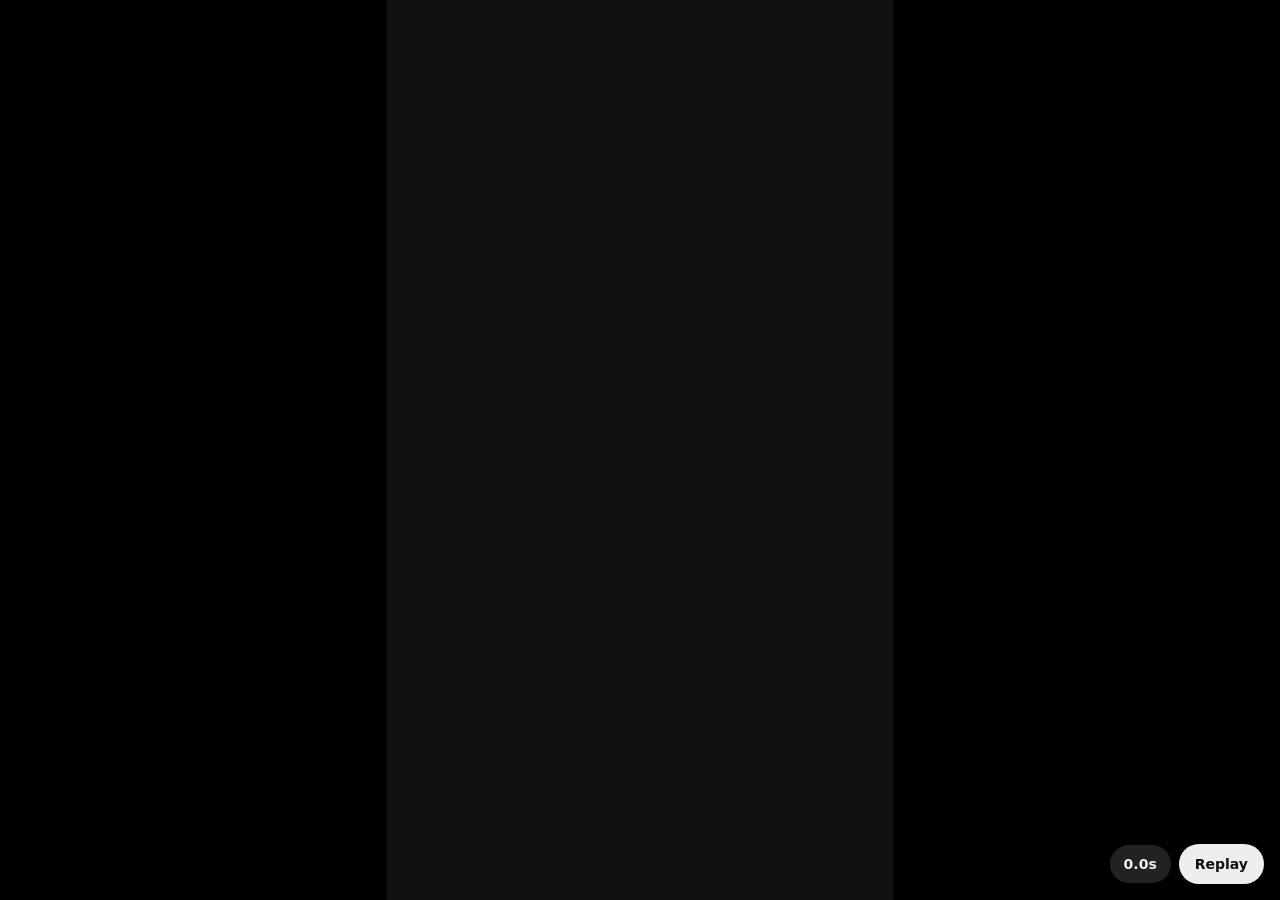
<file: skills/sizzle/templates/reel-engine.html>
<!doctype html>
<html lang="en">
<head>
<meta charset="utf-8">
<meta name="viewport" content="width=device-width, initial-scale=1">
<title>REEL TITLE</title>
<!--
  Reel engine. It has NO look, NO scenes and NO story: everything inside #reel is written from scratch for
  this reel, from its approved script and its direction (see SKILL.md). Copy this file to
  promo/<name>-reel.html and build on it. Keep the engine parts (marked ENGINE) as they are.

  Contract with tools/render.js: window.reelReady (promise), window.startReel(), window.REEL
  { duration, width, height, cues }, and no autoplay when the URL has ?render.
  Preview: serve the repo root over HTTP and open the page.
-->
<!-- Load the product's own stylesheet here if you reuse its classes: <link rel="stylesheet" href="../styles.css"> -->
<style>
/* ================= ENGINE (keep) ================= */
*,*::before,*::after{box-sizing:border-box}
html,body{margin:0;background:#000;overflow:hidden}
#reel{position:absolute;left:0;top:0;width:calc(var(--W) * 1px);height:calc(var(--H) * 1px);overflow:hidden;transform-origin:0 0;
  -webkit-font-smoothing:antialiased}
/* Nothing moves until fonts are in; then every animation starts from 0 together */
body.hold *,body.hold *::before,body.hold *::after{animation-play-state:paused !important}
/* Measuring switches every animation off, so positions are the final, untransformed layout */
#reel.measure,#reel.measure *{animation:none !important;transition:none !important}
.r-clock{position:absolute;width:1px;height:1px;animation:r-clock var(--end) linear 0s both}
@keyframes r-clock{from{opacity:0}to{opacity:0}}
.r-ui{position:fixed;right:16px;bottom:16px;display:flex;gap:8px;align-items:center;z-index:99;font:600 14px/1 system-ui;color:#eee}
.r-ui button{min-height:40px;padding:0 16px;border:0;border-radius:999px;background:#eee;color:#111;font:inherit;cursor:pointer}
.r-ui span{padding:12px 14px;border-radius:999px;background:#222;font-variant-numeric:tabular-nums}
.render .r-ui{display:none}

/* ================= THIS REEL (write it all) =================
   Tokens first (from the direction: palette, fonts, easing, radii), then scenes. Every animation reads its
   time from a cue: animation: myIn .8s var(--ease) var(--d) both  with  data-in="cueName+.2" on the element,
   or var(--cueName) directly. No raw times in CSS. */
:root{
  --bg:#111; --ink:#f4f4f4;
}
#reel{background:var(--bg);color:var(--ink);font-family:system-ui,sans-serif}
</style>
</head>
<body class="hold">
<div id="reel">
  <div class="r-clock" id="clk"></div>

  <!-- THIS REEL: scenes go here -->

</div>
<div class="r-ui"><span id="clock">0.0s</span><button type="button" id="replay">Replay</button></div>

<script>
/*
  ENGINE config. SIZE is the canvas in CSS pixels; it must match "width"/"height" in reel.json
  (9:16 1080x1920, 4:5 1080x1350, 1:1 1080x1080, 16:9 1920x1080). The renderer scales it 2x for 4K.
  CUES is the whole timeline in seconds. Only `end` (the length) is required; name the rest after your
  script's beats. Every cue becomes a CSS variable (--name) and can be used as "name+.2" in data-in /
  data-out / data-at / data-s, in R.beat() and in reel.json's sound cues.
*/
var SIZE = { w: 1080, h: 1920 };
var CUES = {
  end: 20
};
</script>
<script>
/* ENGINE helpers (keep). Your scripts run after this and before the boot script. */
window.R = (function(){
  var C = CUES, render = new URLSearchParams(location.search).has('render'), beats = [], measures = [];
  function at(expr){
    if (typeof expr === 'number') return expr;
    var m = String(expr).trim().match(/^([a-zA-Z_][a-zA-Z0-9_]*|[\d.]+)([+-][.\d]+)?$/);
    if (!m) throw new Error('bad cue expression: ' + expr);
    var base = isNaN(+m[1]) ? C[m[1]] : +m[1];
    if (base === undefined) throw new Error('unknown cue: ' + m[1]);
    return base + (m[2] ? +m[2] : 0);
  }
  /* wrap the text of el into spans (one per char or word), each with --i; spaces stay as text.
     Walks nested elements (an accent span inside a line keeps its colour); sets --n on el. */
  function split(el, by){
    var out = [];
    (function walk(node){
      Array.prototype.slice.call(node.childNodes).forEach(function(n){
        if (n.nodeType === 1){ walk(n); return }
        if (n.nodeType !== 3) return;
        var frag = document.createDocumentFragment();
        (by === 'words' ? n.textContent.split(/(\s+)/) : Array.from(n.textContent)).forEach(function(part){
          if (part === '') return;
          if (/^\s+$/.test(part)){ frag.appendChild(document.createTextNode(part)); return }
          var s = document.createElement('span'); s.className = by === 'words' ? 'w' : 'c'; s.textContent = part;
          s.style.setProperty('--i', out.length); frag.appendChild(s); out.push(s);
        });
        node.replaceChild(frag, n);
      });
    })(el);
    el.style.setProperty('--n', out.length);
    return out;
  }
  /* an element's box in reel pixels (use inside R.onMeasure) */
  function box(el){
    var reel = document.getElementById('reel'), r = el.getBoundingClientRect(), Rr = reel.getBoundingClientRect(), s = Rr.width / SIZE.w;
    return { x: (r.left - Rr.left) / s, y: (r.top - Rr.top) / s, w: r.width / s, h: r.height / s,
             cx: (r.left - Rr.left + r.width / 2) / s, cy: (r.top - Rr.top + r.height / 2) / s };
  }
  /* type text into el from time t0 (seconds or cue expression), cps characters per second */
  function type(el, text, t0, cps){
    cps = cps || 30; t0 = at(t0);
    for (var i = 1; i <= text.length; i++) (function(i){ beats.push([t0 + i / cps, function(){ el.textContent = text.slice(0, i) }]) })(i);
  }
  return { C: C, W: SIZE.w, H: SIZE.h, render: render, at: at, split: split, box: box, type: type,
           beat: function(t, fn){ beats.push([at(t), fn]) },
           onMeasure: function(fn){ measures.push(fn) },
           _beats: beats, _measures: measures };
})();
</script>
<script>
/* THIS REEL: scene scripts (R.split, R.type, R.beat, R.onMeasure ...) */
</script>
<script>
/* ENGINE boot (keep) */
(function(){
  var C = CUES, $ = function(id){ return document.getElementById(id) };
  var reel = $('reel'), render = R.render, root = document.documentElement.style;
  if (render) document.documentElement.classList.add('render');
  root.setProperty('--W', SIZE.w); root.setProperty('--H', SIZE.h);

  /* every cue is a CSS variable */
  for (var k in C) root.setProperty('--' + k, C[k].toFixed(3) + 's');
  /* data-in / data-out / data-s / data-at: a cue name with an optional +offset ("demo+.12"), or a number */
  document.querySelectorAll('[data-in]').forEach(function(el){
    el.style.setProperty('--d', R.at(el.dataset.in).toFixed(3) + 's');
    el.style.setProperty('--o', R.at(el.dataset.out || 'end+1').toFixed(3) + 's');
  });
  document.querySelectorAll('[data-s]').forEach(function(el){ el.style.setProperty('--s', R.at(el.dataset.s).toFixed(3) + 's') });
  document.querySelectorAll('[data-at]').forEach(function(el){ el.style.setProperty('--at', R.at(el.dataset.at).toFixed(3) + 's') });

  /* Preview: fit the canvas into the window */
  function fit(){
    if (render) return;
    var s = Math.min(innerWidth / SIZE.w, innerHeight / SIZE.h);
    reel.style.transform = 'translate(' + ((innerWidth - SIZE.w * s) / 2) + 'px,' + ((innerHeight - SIZE.h * s) / 2) + 'px) scale(' + s + ')';
  }
  fit(); addEventListener('resize', fit);

  /* Positions in reel pixels: measured unscaled and with animations off.
     .r-fit: big text that must not overflow; its direct child spans are lines (else it is one line). It is
     shrunk to its parent's width (or the canvas minus 48 px a side). Cut words first; this is a safety net. */
  function measure(){
    var keep = reel.style.transform; reel.style.transform = 'none';
    reel.classList.add('measure');
    document.querySelectorAll('.r-fit').forEach(function(h){
      var room = Math.min(h.parentNode.clientWidth || SIZE.w, SIZE.w - 96), widest = 0;
      var lines = Array.prototype.filter.call(h.children, function(c){
        return c.tagName === 'SPAN' && !c.classList.contains('c') && !c.classList.contains('w') });
      if (!lines.length) lines = [h];
      lines.forEach(function(s){ widest = Math.max(widest, s.scrollWidth) });
      if (widest > room) h.style.fontSize = (parseFloat(getComputedStyle(h).fontSize) * room / widest * .98).toFixed(1) + 'px';
    });
    R._measures.forEach(function(fn){ fn() });
    reel.classList.remove('measure');
    reel.style.transform = keep;
  }

  /* load every @font-face declared (even ones no element uses yet), then wait for the rest */
  var fonts = []; document.fonts.forEach(function(f){ fonts.push(f.load().catch(function(){})) });
  window.reelReady = Promise.all(fonts).then(function(){ return document.fonts.ready }).then(function(){
    measure();
    window.REEL = { cues: C, duration: C.end, width: SIZE.w, height: SIZE.h };
  });
  window.startReel = function(){
    document.body.classList.remove('hold');
    var BEATS = R._beats;
    if (render){ BEATS.forEach(function(b){ setTimeout(b[1], b[0] * 1000) }); return }
    // Preview follows the CSS clock, so beats never drift from the animation (a hidden tab pauses CSS, not timers)
    var ref = $('clk').getAnimations()[0], left = BEATS.slice().sort(function(x, y){ return x[0] - y[0] });
    (function tick(){
      var t = (ref.currentTime || 0) / 1000;
      while (left.length && left[0][0] <= t) left.shift()[1]();
      $('clock').textContent = Math.min(t, C.end).toFixed(1) + 's';
      if (t < C.end) requestAnimationFrame(tick);
    })();
  };
  $('replay').onclick = function(){ location.reload() };
  if (!render) window.reelReady.then(window.startReel);
})();
</script>
</body>
</html>
</file>
<file: site.css>
/* Sizzle: the page is dressed as a film release. Soft black, one bronze accent, poster capitals over a book serif.
   Direction dealt by tasteskill v2 (borrowed category, seed 1287966093). */
/* Fonts, self-hosted (SIL OFL 1.1, licences in assets/fonts/). EB Garamond is variable: one file covers 400-800. */
@font-face { font-family: "Bebas Neue"; src: url("assets/fonts/BebasNeue-Regular.woff2") format("woff2"); font-weight: 400; font-style: normal; font-display: block; /* preloaded and small: the headline waits for it rather than reflowing */ }
@font-face { font-family: "EB Garamond"; src: url("assets/fonts/EBGaramond-latin.woff2") format("woff2"); font-weight: 400 800; font-style: normal; font-display: swap; }
@font-face { font-family: "EB Garamond"; src: url("assets/fonts/EBGaramond-Italic-latin.woff2") format("woff2"); font-weight: 400 800; font-style: italic; font-display: swap; }

:root {
  --bg: #111111;
  --surface: #1c1c1c;
  --ink: #f2f2f2;
  --muted: #a3a3a3;
  --line: #2c2c2c;
  --accent: #a08672;
  --accent-ink: #111111;

  --display: "Bebas Neue", "Oswald", "Arial Narrow", sans-serif;
  --text: "EB Garamond", Garamond, "Times New Roman", serif;
  --code: ui-monospace, "Cascadia Mono", Consolas, monospace; /* taste-skill-ignore: only for literal commands, terminal output, slates and the spec strip */

  /* five steps */
  --step-small: clamp(0.875rem, 0.85rem + 0.1vw, 0.9375rem);
  --step-body: clamp(1.0625rem, 1rem + 0.25vw, 1.1875rem);
  --step-lead: clamp(1.25rem, 1.1rem + 0.5vw, 1.5rem);
  --step-head: clamp(2.75rem, 1.3rem + 5vw, 5.5rem);
  --step-display: clamp(4.25rem, .5rem + 9vw, 9.5rem);

  --margin: 24px;
  --gap: 24px;
  --section: clamp(112px, 6rem + 6vw, 200px);
  --ease-out: cubic-bezier(.16, 1, .3, 1);
  --ease-in: cubic-bezier(.55, 0, .75, .2);
  color-scheme: dark;
}
@media (max-width: 720px) { :root { --margin: 16px; --gap: 12px; } }

*, *::before, *::after { box-sizing: border-box; }
html { -webkit-text-size-adjust: 100%; scroll-behavior: smooth; }
body {
  margin: 0; background: var(--bg); color: var(--ink);
  font: 400 var(--step-body)/1.45 var(--text);
  -webkit-font-smoothing: antialiased; overflow-x: hidden;
}
h1, h2, h3, p, figure, dl, dd { margin: 0; }
a { color: inherit; text-decoration-thickness: 1px; text-underline-offset: .2em; }
button { font: inherit; color: inherit; cursor: pointer; }
img, video { display: block; max-width: 100%; height: auto; }
code { font-family: var(--code); font-size: var(--step-small); }
::selection { background: var(--accent); color: var(--accent-ink); }
:focus-visible { outline: 3px solid var(--accent); outline-offset: 3px; }
[hidden] { display: none !important; }
.skip, .sr-only { position: absolute; width: 1px; height: 1px; overflow: hidden; clip-path: inset(50%); white-space: nowrap; }
.skip:focus { width: auto; height: auto; clip-path: none; left: var(--margin); top: 12px; z-index: 70; background: var(--ink); color: var(--bg); padding: 10px 16px; }

/* ---------- Film grammar: small, reusable, at low volume ---------- */

/* Grain: one static sheet of feTurbulence noise over the whole page. Never animated.
   It sits on its own compositor layer, so it is rasterised once and never repainted with what moves beneath it. */
body::after {
  content: ""; position: fixed; inset: 0; z-index: 60; pointer-events: none; opacity: .05; will-change: transform;
  background: url("data:image/svg+xml,%3Csvg xmlns='http://www.w3.org/2000/svg' width='220' height='220'%3E%3Cfilter id='g'%3E%3CfeTurbulence type='fractalNoise' baseFrequency='.8' numOctaves='2' stitchTiles='stitch'/%3E%3CfeColorMatrix type='saturate' values='0'/%3E%3C/filter%3E%3Crect width='100%25' height='100%25' filter='url(%23g)'/%3E%3C/svg%3E") 0 0 / 220px 220px;
}
@media (forced-colors: active) { body::after { display: none; } }

/* Slate: the eyebrow over every section header, a scene number and a timecode from the trailer's beats.
   Decorative (aria-hidden); the real heading stays the h2.
   <p class="slate" aria-hidden="true"><span class="slate-sc">SC 03</span><span class="slate-tc">00:00:11:28</span><span class="slate-label">Cut</span></p>
   Left empty (<p class="slate" aria-hidden="true"></p>), site.js fills it from the section's id, or from
   data-sc / data-tc / data-label on the slate. Centre it with .slate-c (or inside .sec-head-c). */
.slate {
  display: flex; flex-wrap: wrap; align-items: center; gap: 4px 0;
  font: 400 12px/1.5 var(--code); letter-spacing: .1em; text-transform: uppercase;
  font-variant-numeric: tabular-nums; color: var(--muted);
}
.slate::before { content: ""; width: 22px; height: 1px; margin-right: 12px; background: var(--accent); }
.slate > span + span::before { content: "·"; margin: 0 .8em; color: var(--accent); }
.slate-sc { color: var(--ink); }
.slate-c { justify-content: center; }

/* Release label: card status, as a cinema lists what is on. "Now showing", "Also showing", "Out now". */
.release {
  display: inline-flex; align-items: center; gap: 9px; padding: 7px 11px 5px;
  border: 1px solid var(--accent); color: var(--accent);
  font: 400 15px/1 var(--display); letter-spacing: .14em; text-transform: uppercase; white-space: nowrap;
}
.release::before { content: ""; width: 6px; height: 6px; margin-top: -2px; background: currentColor; }

/* Letterbox: black bars that close in as a section scrolls into view. For the screening room only, never text.
   Put .letterbox on the section and keep its block padding at least --letterbox, so the bars cover only padding.
     --letterbox        bar height (default 7vh)
     --letterbox-color  bar colour (default #000)
     --letterbox-z      stacking order above the section's own layers (default 3)
   Scroll-driven where supported (runs off the main thread); static bars everywhere else and under reduced motion. */
.letterbox { position: relative; --letterbox: 7vh; view-timeline: --letterbox block; }
.letterbox::before, .letterbox::after {
  content: ""; position: absolute; left: 0; right: 0; z-index: var(--letterbox-z, 3); pointer-events: none;
  height: var(--letterbox); background: var(--letterbox-color, #000);
}
.letterbox::before { top: 0; transform-origin: 50% 0; }
.letterbox::after { bottom: 0; transform-origin: 50% 100%; }
@supports (animation-timeline: view()) {
  @media (prefers-reduced-motion: no-preference) {
    .letterbox::before, .letterbox::after {
      animation: letterbox-in linear both;
      animation-timeline: --letterbox;
      animation-range: entry 0% cover 40%;
    }
  }
}
@keyframes letterbox-in { from { transform: scaleY(0); } to { transform: scaleY(1); } }

/* ---------- Furniture ---------- */

/* Buttons: square corners, one fill, decided once */
.btn { display: inline-flex; align-items: center; min-height: 44px; padding: 0 20px; border: 0; font: 400 var(--step-lead)/1 var(--display); letter-spacing: .02em; text-decoration: none; transition: background-color .2s var(--ease-out), color .2s var(--ease-out), transform .15s var(--ease-out); }
.btn:active { transform: scale(.97); }
.btn-accent { background: var(--accent); color: var(--accent-ink); }
.btn-accent:hover { background: var(--ink); }

/* Bar: wordmark, five links, the star and one action */
.bar {
  position: absolute; z-index: 10; inset: 0 0 auto 0;
  display: grid; grid-template-columns: 1fr auto 1fr; align-items: center; gap: var(--gap);
  padding: var(--margin);
}
/* Wordmark: the mark (a 10:16 perforated frame with a play cut) sits on the baseline at cap height, .7em in Bebas */
.wordmark { justify-self: start; display: inline-flex; align-items: baseline; gap: .26em; font: 400 clamp(1.625rem, 1.45rem + .5vw, 2rem)/1 var(--display); letter-spacing: .06em; text-decoration: none; text-transform: uppercase; padding: 10px 0; }
.wordmark .mark { flex: none; width: .4375em; height: .7em; fill: var(--accent); }
.bar-links { display: flex; gap: 26px; }
.bar-links a { padding: 10px 0; text-decoration: none; color: var(--muted); white-space: nowrap; transition: color .2s var(--ease-out); }
.bar-links a:hover { color: var(--ink); }
.bar-act { justify-self: end; display: flex; align-items: center; gap: 8px; }

/* Star: a square ticket to the repository; once someone has starred, the count is stamped on its end in bronze */
.star {
  display: inline-flex; align-items: center; gap: 10px; min-height: 44px; padding: 0 18px 0 16px;
  background: var(--surface); color: var(--ink); text-decoration: none; white-space: nowrap;
  font: 400 var(--step-lead)/1 var(--display); letter-spacing: .02em;
  transition: background-color .2s var(--ease-out), color .2s var(--ease-out), transform .15s var(--ease-out);
}
.star:hover { background: var(--ink); color: var(--bg); }
.star:active { transform: scale(.97); }
.gh { width: 20px; height: 20px; fill: currentColor; flex: none; }
.star.has-count { padding-right: 0; }
.star-n { display: none; align-self: stretch; place-items: center; min-width: 44px; padding: 0 10px; background: var(--accent); color: var(--accent-ink); font-variant-numeric: tabular-nums; }
.star.has-count .star-n { display: grid; animation: tally-in .45s var(--ease-out) both; }
@keyframes tally-in { from { clip-path: inset(0 0 0 100%); } to { clip-path: inset(0); } }

/* A command with its copy button */
.cmd { display: flex; align-items: center; gap: 10px; background: var(--surface); padding: 6px 6px 6px 16px; text-align: left; }
.cmd .prompt { flex: none; font: 400 var(--step-small)/1 var(--code); color: var(--accent); }
.cmd code { flex: 1; min-width: 0; white-space: pre-wrap; overflow-wrap: anywhere; line-height: 1.5; }
.copy { flex: none; align-self: stretch; min-height: 40px; min-width: 64px; padding: 0 14px; border: 0; background: var(--ink); color: var(--bg); font: 400 var(--step-body)/1 var(--display); letter-spacing: .06em; transition: background-color .2s var(--ease-out), transform .15s var(--ease-out); }
.copy:hover { background: var(--accent); }
.copy:active { transform: scale(.95); }

/* Section header: slate, one poster headline, one serif line under it */
.sec { padding: var(--section) var(--margin) 0; }
.sec-head { display: grid; justify-items: start; gap: 16px; margin-bottom: clamp(40px, 2rem + 2vw, 64px); }
.sec-head-c { justify-items: center; text-align: center; }
.sec-head-c .slate { justify-content: center; }
.sec-head-c .slate::after { content: ""; width: 22px; height: 1px; margin-left: 12px; background: var(--accent); }
.sec-title { font: 400 var(--step-head)/.9 var(--display); text-transform: uppercase; letter-spacing: -.005em; max-width: 16ch; text-wrap: balance; }
.sec-sub { font-size: var(--step-lead); line-height: 1.3; color: var(--muted); max-width: 36ch; text-wrap: pretty; }

/* ---------- 1. Hero: the poster ---------- */
.hero {
  position: relative; display: grid; justify-items: center; text-align: center;
  padding: calc(var(--margin) * 2 + 44px + clamp(12px, 3svh, 40px)) var(--margin) 0;
}
.hero > .slate { justify-content: center; margin-bottom: clamp(14px, 2.2svh, 24px); }
.hero-title { font: 400 var(--step-display)/.86 var(--display); letter-spacing: -.015em; text-transform: uppercase; }
.lines .line { display: block; overflow: hidden; padding-bottom: .08em; margin-bottom: -.08em; }
.lines [data-line] { display: block; }
.hero-lede { margin-top: clamp(18px, 2.6svh, 28px); max-width: 48ch; font-size: var(--step-lead); line-height: 1.3; text-wrap: balance; }
.hero-install { margin-top: clamp(18px, 2.6svh, 26px); width: min(100%, 500px); display: grid; gap: 12px; }
.cmd-hero { padding: 7px 7px 7px 18px; }
.cmd-hero code { font-size: 15px; }
.hero-note { font-size: var(--step-small); color: var(--muted); text-wrap: balance; }
.hero-note a { color: var(--ink); display: inline-block; padding: 2px 0; }
.hero-reel { margin-top: clamp(36px, 5svh, 56px); width: min(100%, 1120px); }

/* the edge of the frame: release, spec strip, the way on */
.hero-edge { width: min(100%, 1120px); display: grid; grid-template-columns: 1fr auto 1fr; align-items: center; gap: 12px; padding: 18px 0 0; }
.hero-edge .release { justify-self: start; }
.spec { font: 400 13px/1 var(--code); letter-spacing: .12em; text-transform: uppercase; color: var(--muted); font-variant-numeric: tabular-nums; white-space: nowrap; }
.hero-next { justify-self: end; display: inline-flex; align-items: center; gap: 8px; min-height: 44px; font: 400 var(--step-body)/1 var(--display); letter-spacing: .1em; text-transform: uppercase; text-decoration: none; color: var(--ink); }
.hero-next span { color: var(--accent); transition: transform .25s var(--ease-out); }
.hero-next:hover span { transform: translateY(3px); }

/* How it runs: four scenes on a loop, sized to the panel (1cqw is a hundredth of its width).
   Narrow panels stack slate over window; wide panels are a scope-ratio screen with the slate beside the window. */
.howto { position: relative; container-type: inline-size; overflow: hidden; background: var(--surface); text-align: left; }
.howto-list { padding: 8cqw 7cqw; display: grid; align-content: start; gap: 6cqw; }
.howto-title { font: 400 6cqw/1 var(--display); letter-spacing: .06em; text-transform: uppercase; color: var(--accent); }
.howto-list ol { list-style: none; margin: 0; padding: 0; display: grid; gap: 5.5cqw; }
.howto-list li { display: grid; gap: 1.2cqw; font-size: max(14px, 4.6cqw); line-height: 1.3; color: var(--muted); }
.howto-list b { font: 400 max(20px, 9.5cqw)/1 var(--display); text-transform: uppercase; color: var(--ink); }
.howto-list code { font-size: max(12px, 3.9cqw); color: var(--ink); overflow-wrap: anywhere; }
.howto-play { display: none; }
.howto.is-live .howto-list { position: absolute; width: 1px; height: 1px; padding: 0; overflow: hidden; clip-path: inset(50%); white-space: nowrap; }
.howto.is-live .howto-play { display: grid; grid-template-rows: auto 1fr; gap: 5cqw; padding: 5cqw; }

.howto-top { display: flex; align-items: center; gap: 4cqw; }
.howto-steps { flex: 1; list-style: none; margin: 0; padding: 0; display: grid; grid-template-columns: repeat(4, 1fr); gap: 2.5cqw; font: 400 4.6cqw/1 var(--display); letter-spacing: .06em; text-transform: uppercase; color: var(--muted); }
.howto-steps li { display: grid; grid-template-columns: auto 1fr; gap: 2cqw 1.4cqw; transition: color .3s var(--ease-out); }
.howto-steps em { display: none; font-style: normal; }
.howto-steps i { grid-column: 1 / -1; display: block; position: relative; overflow: hidden; height: max(2px, .8cqw); background: var(--bg); }
/* the fill is a scaled bar, so the 4 s sweep runs on the compositor instead of repainting every frame */
.howto-steps i::after { content: ""; position: absolute; inset: 0; background: var(--accent); transform: scaleX(0); transform-origin: 0 0; }
.howto-steps .is-on { color: var(--ink); }
.howto-steps .is-done i::after { transform: none; }
.howto-steps .is-on i::after { animation: step-fill 4s linear both; }
@keyframes step-fill { from { transform: scaleX(0); } to { transform: none; } }
.howto-tc { font: 400 3.3cqw/1 var(--code); letter-spacing: .04em; color: var(--muted); font-variant-numeric: tabular-nums; white-space: nowrap; }

.scenes { display: grid; }
.scene { grid-area: 1 / 1; display: grid; grid-template-rows: auto 1fr; gap: 5cqw; min-width: 0; opacity: 0; visibility: hidden; transition: opacity .2s var(--ease-in), visibility 0s .2s; }
.scene.is-on { opacity: 1; visibility: visible; transition: opacity .35s var(--ease-out) .2s, visibility 0s; }
.scene-slate { display: flex; flex-direction: column; gap: 2cqw; }
.scene-no { font: 400 4.6cqw/1 var(--display); letter-spacing: .08em; text-transform: uppercase; color: var(--accent); }
.scene-name { font: 400 17cqw/.84 var(--display); text-transform: uppercase; letter-spacing: -.01em; }
.scene-line { display: none; }
.scene.is-on .scene-name { animation: slate-in .6s var(--ease-out) .2s both; }
@keyframes slate-in { from { opacity: 0; transform: translateY(18%); } }
.later { opacity: 0; }
.scene.is-on .later { animation: later-in .45s var(--ease-out) var(--at) both; }
@keyframes later-in { from { opacity: 0; transform: translateY(40%); } to { opacity: 1; transform: none; } }
.wide { display: none; }
.t-off { visibility: hidden; }
.typing .t-on::after, .caret { content: ""; display: inline-block; width: .55em; height: 1.05em; vertical-align: -.16em; background: var(--accent); animation: blink 1s steps(1) infinite; }
.typing .t-on::after { margin-right: -.55em; }
@keyframes blink { 50% { opacity: 0; } }

/* windows: a title bar, then the content fills the rest of the scene */
.term, .chat, .approve { display: grid; align-content: start; padding: 0 5cqw 5cqw; background: var(--bg); min-width: 0; }
.term::before, .chat::before, .approve::before { content: attr(data-bar); grid-column: 1 / -1; margin: 0 -5cqw 4cqw; padding: 2.6cqw 5cqw; border-bottom: 1px solid var(--surface); font: 400 3.6cqw/1 var(--display); letter-spacing: .06em; color: var(--muted); }
.term { gap: .6cqw; font: 400 3.5cqw/1.5 var(--code); }
.term p { white-space: pre-wrap; overflow-wrap: anywhere; }
.term .prompt, .term .ok { color: var(--accent); }
.term .dim { color: var(--muted); }
.meter { height: max(3px, 1.2cqw); margin: 1cqw 0; background: var(--surface); }
.meter i { display: block; height: 100%; background: var(--accent); transform: scaleX(var(--p, 0)); transform-origin: left; }

.chat { gap: 2cqw; }
.who { font: 400 4.6cqw/1 var(--display); letter-spacing: .06em; text-transform: uppercase; color: var(--muted); }
.say { padding: 3.6cqw 4.5cqw; background: var(--ink); color: var(--bg); font: italic 400 6cqw/1.25 var(--text); margin-bottom: 3cqw; }
.reply { padding-left: 3.5cqw; border-left: 1cqw solid var(--accent); font-size: 5.2cqw; line-height: 1.35; }

.approve { grid-template-columns: 38cqw 1fr; column-gap: 5cqw; align-items: end; }
.mock { position: relative; aspect-ratio: 9 / 16; display: grid; align-content: space-between; padding: 3.4cqw 3cqw; background: var(--surface); overflow: hidden; }
.mock-tag, .mock-time { font: 400 3.4cqw/1 var(--display); letter-spacing: .06em; color: var(--muted); }
.mock-title { font: 400 10.5cqw/.88 var(--display); text-transform: uppercase; }
.mock-title::after { content: ""; display: block; width: 70%; height: 1.4cqw; margin-top: 2.4cqw; background: var(--accent); }
.mock-time i { display: block; height: max(2px, .6cqw); margin-top: 1.6cqw; background: var(--bg) linear-gradient(var(--ink), var(--ink)) no-repeat 0 0 / 12% 100%; }
.stamp { position: absolute; left: 50%; top: 62%; padding: 1.2cqw 2cqw; border: max(2px, .7cqw) solid var(--accent); background: var(--bg); color: var(--accent); font: 400 5.4cqw/1 var(--display); letter-spacing: .04em; text-transform: uppercase; white-space: nowrap; transform: translate(-50%, -50%) rotate(-10deg); opacity: 0; }
.scene.is-on .stamp { animation: stamp-in .35s var(--ease-in) 2.1s both; }
@keyframes stamp-in { from { opacity: 0; transform: translate(-50%, -50%) rotate(-4deg) scale(1.9); } to { opacity: 1; transform: translate(-50%, -50%) rotate(-10deg) scale(1); } }
.approve-side { display: grid; gap: 4cqw; }
.approve-side p { font-size: 5cqw; line-height: 1.3; color: var(--muted); }
.approve-btn { padding: 2.6cqw 0; background: var(--accent); color: var(--accent-ink); font: 400 7cqw/1 var(--display); letter-spacing: .02em; text-align: center; }
.scene.is-on .approve-btn { animation: press .5s var(--ease-out) 1.5s both; }
@keyframes press { 40% { transform: scale(.92); background: var(--ink); } to { transform: none; background: var(--ink); } }

/* the wide screen */
@container (min-width: 640px) {
  .howto-list { padding: 4cqw 5cqw; gap: 3cqw; }
  .howto-title { font-size: 2.2cqw; }
  .howto-list ol { grid-template-columns: repeat(4, 1fr); gap: 3cqw; }
  .howto-list li { font-size: max(15px, 1.6cqw); }
  .howto-list b { font-size: 3.4cqw; }
  .howto-list code { font-size: max(13px, 1.3cqw); }

  .howto.is-live .howto-play { aspect-ratio: 2.2 / 1; padding: 2.4cqw 2.8cqw 2.8cqw; gap: 2.4cqw; }
  .howto-top { gap: 3cqw; }
  .howto-steps { font-size: 1.45cqw; gap: 2cqw; }
  .howto-steps li { gap: .9cqw .8cqw; }
  .howto-steps em { display: inline; }
  .howto-steps i { height: 2px; }
  .howto-tc { font-size: 1.2cqw; }

  .scene { grid-template-columns: 31cqw minmax(0, 1fr); grid-template-rows: minmax(0, 1fr); gap: 3cqw; }
  .scene-slate { gap: 1cqw; padding-bottom: .4cqw; }
  .scene-no { font-size: 1.5cqw; }
  .scene-name { margin-top: auto; font-size: 9.4cqw; }
  .scene-line { display: block; max-width: 22ch; font: italic 400 1.9cqw/1.25 var(--text); color: var(--muted); }
  .wide { display: block; }

  .term, .chat, .approve { padding: 0 2.4cqw 2.4cqw; }
  .term::before, .chat::before, .approve::before { margin: 0 -2.4cqw 2.2cqw; padding: 1.3cqw 2.4cqw; font-size: 1.35cqw; }
  .term { gap: .3cqw; font-size: 1.62cqw; line-height: 1.55; }
  .meter { height: .5cqw; margin: .5cqw 0 .8cqw; }

  .chat { gap: 1cqw; }
  .who { font-size: 1.5cqw; }
  .say { justify-self: start; padding: 1.5cqw 2.2cqw; font-size: 2.6cqw; margin-bottom: 1.4cqw; }
  .reply { padding-left: 1.6cqw; border-left-width: .4cqw; font-size: 2.1cqw; }
  .reply + .reply { margin-top: .4cqw; }

  .approve { grid-template-columns: auto 1fr; grid-template-rows: auto minmax(0, 1fr); column-gap: 3cqw; align-items: stretch; }
  .mock { height: 100%; width: auto; padding: 1.4cqw 1.2cqw; }
  .mock-tag, .mock-time { font-size: 1.2cqw; }
  .mock-title { font-size: 4.2cqw; }
  .mock-title::after { height: .5cqw; margin-top: 1cqw; }
  .mock-time i { height: 2px; margin-top: .7cqw; }
  .stamp { padding: .5cqw .9cqw; border-width: .3cqw; font-size: 2.1cqw; }
  .approve-side { align-content: end; gap: 1.8cqw; max-width: 30cqw; }
  .approve-side p { font-size: 2.2cqw; }
  .approve-btn { padding: 1.2cqw 0; font-size: 2.8cqw; }
}

/* ---------- 5. Billing block ---------- */
.bill {
  max-width: 1200px; margin: 0 auto; padding: clamp(28px, 3vw, 44px) 0;
  border-block: 1px solid var(--line); display: grid; gap: .12em; text-align: center;
  font: 400 clamp(1.75rem, .8rem + 3vw, 3.9rem)/1 var(--display); text-transform: uppercase; letter-spacing: .005em;
}
.bill-line { display: flex; flex-wrap: wrap; justify-content: center; align-items: baseline; gap: 0 .26em; }
.bill-top { font-size: 1.6em; line-height: .95; margin-bottom: .08em; }
.bill i { font: italic 400 .48em/1 var(--text); text-transform: none; letter-spacing: 0; color: var(--accent); margin: 0 .12em; }
.bill .pair { white-space: nowrap; }
.bill .dot { margin-left: .26em; color: var(--muted); font-size: .6em; }
.bill a { text-decoration: none; transition: color .2s var(--ease-out); }
.bill a:hover { color: var(--accent); text-decoration: underline; text-decoration-thickness: 2px; text-underline-offset: .12em; }
.bill-small { margin-top: 1.2rem; font: 400 var(--step-small)/1.5 var(--text); text-transform: none; color: var(--muted); }
.bill-small a { color: var(--ink); display: inline-block; padding: 2px 0; }

/* ---------- 6. Runtime card: a boxed spec block, like the one at the foot of a poster ---------- */
.rt { max-width: 1040px; margin: 0 auto; border: 2px solid var(--ink); }
.rt-head { display: grid; gap: 12px; padding: 22px 26px 20px; border-bottom: 2px solid var(--ink); }
.rt-title { font: 400 var(--step-head)/.9 var(--display); text-transform: uppercase; }
.rt-body { display: grid; grid-template-columns: minmax(0, 5fr) minmax(0, 7fr); }
.rt-fig { display: grid; align-content: end; gap: 10px; padding: 22px 26px 26px; border-right: 2px solid var(--ink); }
.rt-fig b { font: 400 clamp(7rem, 2rem + 13vw, 15rem)/.78 var(--display); letter-spacing: -.02em; font-variant-numeric: lining-nums; }
.rt-fig span { font: italic 400 var(--step-lead)/1.2 var(--text); color: var(--muted); }
.rt-spec > div { display: grid; grid-template-columns: 8.5em minmax(0, 1fr); gap: 16px; align-items: baseline; padding: 13px 26px; border-bottom: 1px solid var(--line); }
.rt-spec > div:last-child { border-bottom: 0; }
.rt-spec dt { font: 400 var(--step-body)/1.2 var(--display); letter-spacing: .1em; text-transform: uppercase; color: var(--muted); }
.rt-spec dd { font-variant-numeric: lining-nums tabular-nums; }
.rt-foot { padding: 16px 26px 18px; border-top: 2px solid var(--ink); font-size: var(--step-small); color: var(--muted); }

/* ---------- 8. Install ---------- */
.install { display: grid; grid-template-columns: repeat(12, minmax(0, 1fr)); column-gap: var(--gap); }
.install .sec-head { grid-column: 1 / 6; align-self: start; margin: 0; position: sticky; top: 40px; }
.inst { grid-column: 6 / 13; min-width: 0; }
.inst-tabs { display: flex; flex-wrap: wrap; gap: 0 30px; border-bottom: 1px solid var(--line); }
.inst-tabs button {
  min-height: 48px; padding: 12px 0 10px; border: 0; background: none; color: var(--muted);
  font: 400 var(--step-lead)/1 var(--display); letter-spacing: .04em; text-transform: uppercase;
  box-shadow: inset 0 -3px 0 transparent; transition: color .2s var(--ease-out), box-shadow .2s var(--ease-out);
}
.inst-tabs button span { margin-left: .2em; font: italic 400 var(--step-body)/1 var(--text); letter-spacing: 0; text-transform: none; }
.inst-tabs button:hover { color: var(--ink); }
.inst-tabs [aria-selected="true"] { color: var(--ink); box-shadow: inset 0 -3px 0 var(--accent); }
.inst-panel { padding-top: 22px; }
.inst-panel:focus-visible { outline-offset: 6px; }
.cmd-big { padding: 8px 8px 8px 20px; }
.cmd-big code { font-size: clamp(14px, .8rem + .25vw, 16px); }
.inst-os { margin: 0 0 8px; font: 400 var(--step-body)/1 var(--display); letter-spacing: .1em; text-transform: uppercase; color: var(--muted); }
.inst-os span { margin-left: .2em; font: italic 400 var(--step-small)/1 var(--text); letter-spacing: 0; text-transform: none; }
.cmd + .inst-os { margin-top: 18px; }
.inst-note { margin-top: 12px; font-size: var(--step-small); color: var(--muted); }
.inst-note code, .by-hand-body p code { color: var(--ink); }
.by-hand { margin-top: 28px; border-block: 1px solid var(--line); }
.by-hand summary { display: flex; align-items: center; min-height: 52px; cursor: pointer; list-style: none; font: 400 var(--step-lead)/1 var(--display); letter-spacing: .04em; text-transform: uppercase; }
.by-hand summary::-webkit-details-marker { display: none; }
.by-hand summary::after { content: "+"; margin-left: auto; font: 400 28px/1 var(--code); color: var(--accent); }
.by-hand[open] summary::after { content: "\2212"; }
.by-hand summary:hover { color: var(--accent); }
.by-hand-body { display: grid; gap: 12px; padding: 0 0 24px; font-size: var(--step-small); color: var(--muted); }
.cmd-block .copy { align-self: center; }
.cmd-block code { padding: 8px 0; color: var(--ink); line-height: 1.7; }
.inst-req { margin-top: 22px; font-size: var(--step-small); color: var(--muted); }
.inst-req b { margin-right: .7em; font: 400 var(--step-body)/1 var(--display); letter-spacing: .1em; text-transform: uppercase; color: var(--ink); }
.inst-then { margin-top: 30px; display: flex; flex-wrap: wrap; align-items: center; gap: 12px 18px; }
.inst-then span { font: 400 var(--step-body)/1 var(--display); letter-spacing: .1em; text-transform: uppercase; color: var(--muted); }
.inst-then q { padding: 12px 20px 14px; background: var(--ink); color: var(--bg); font: italic 400 clamp(1.4rem, 1rem + 1.4vw, 2.25rem)/1.15 var(--text); }

/* ---------- 9. Questions: four bands ---------- */
.bands { border-top: 1px solid var(--line); }
.band { display: grid; grid-template-columns: repeat(12, minmax(0, 1fr)); gap: var(--gap); padding: 34px 0 36px; border-bottom: 1px solid var(--line); }
.band h3 { grid-column: 1 / 6; font: 600 var(--step-lead)/1.2 var(--text); }
.band p { grid-column: 7 / 13; max-width: 60ch; }

/* ---------- 9a. Also showing: the other free tools, one square card each ---------- */
.also-title { max-width: 20ch; }
.also-list { list-style: none; margin: 0; padding: 0; display: grid; grid-template-columns: repeat(4, minmax(0, 1fr)); gap: var(--gap); }
.film {
  display: grid; align-content: start; gap: 6px; height: 100%; padding: 20px 22px 24px;
  background: var(--surface); color: var(--ink); text-decoration: none;
  transition: background-color .2s var(--ease-out), color .2s var(--ease-out), transform .15s var(--ease-out);
}
.film:hover { background: var(--ink); color: var(--bg); }
.film:active { transform: scale(.98); }
.film-top { display: flex; justify-content: space-between; align-items: start; margin-bottom: 26px; }
.film-ico { width: 52px; height: 52px; flex: none; }
.film-go { width: 32px; height: 32px; flex: none; color: var(--accent); transition: transform .25s var(--ease-out), color .2s var(--ease-out); }
.film:hover .film-go { transform: translate(4px, -4px); color: var(--bg); }
.film-name { font: 400 clamp(2.5rem, 1.8rem + 2vw, 3.5rem)/.9 var(--display); letter-spacing: .02em; text-transform: uppercase; }
.film-tag { font: italic 400 var(--step-body)/1.3 var(--text); color: var(--muted); text-wrap: pretty; transition: color .2s var(--ease-out); }
.film:hover .film-tag { color: inherit; }

/* ---------- 10. End credits: one word band, then the roll ---------- */
.end { margin-top: var(--section); }
.cta {
  display: grid; grid-template-columns: 1fr auto; align-items: start; gap: clamp(28px, 4vw, 56px) 24px;
  padding: 20px var(--margin) clamp(16px, 2vw, 28px); overflow: hidden;
  background: var(--accent); color: var(--accent-ink); text-decoration: none;
  transition: background-color .15s, color .15s;
}
.cta:hover, .cta:focus-visible { background: var(--accent-ink); color: var(--accent); outline-offset: -6px; }
.cta-note { max-width: 30ch; }
.cta-arrow { width: 48px; height: 48px; transition: transform .25s var(--ease-out); }
.cta:hover .cta-arrow { transform: translate(6px, -6px); }
.cta-word { grid-column: 1 / -1; font: 400 min((100vw - var(--margin) * 2) / 2.35, 46rem)/.74 var(--display); letter-spacing: -.02em; text-transform: uppercase; white-space: nowrap; }

.credits { display: grid; justify-items: center; text-align: center; padding: clamp(80px, 4rem + 6vw, 160px) var(--margin) 40px; }
.credits .slate { justify-content: center; margin-bottom: 28px; }
.credits .slate::after { content: ""; width: 22px; height: 1px; margin-left: 12px; background: var(--accent); }
.credits-title { display: flex; align-items: baseline; gap: .26em; margin-right: -.06em; font: 400 clamp(4rem, 2rem + 6vw, 7.5rem)/.85 var(--display); letter-spacing: .06em; text-transform: uppercase; }
.credits-title .mark { flex: none; width: .4375em; height: .7em; fill: var(--accent); }
.credits-sub { margin-top: 12px; font-style: italic; color: var(--muted); }
.roll { margin-top: clamp(48px, 6vw, 80px); display: grid; gap: 22px; width: min(100%, 880px); }
.roll > div { display: grid; grid-template-columns: minmax(0, 1fr) minmax(0, 1fr); gap: 32px; align-items: baseline; }
.roll dt { text-align: right; font: 400 var(--step-body)/1.3 var(--display); letter-spacing: .12em; text-transform: uppercase; color: var(--muted); }
.roll dd { text-align: left; line-height: 1.4; }
.roll a { display: inline-block; padding: 2px 0; }
.roll-small { font-size: var(--step-small); color: var(--muted); }
.credits-end { margin-top: clamp(56px, 6vw, 88px); }
.credits-end a { display: inline-flex; align-items: center; min-height: 44px; font: 400 var(--step-lead)/1 var(--display); letter-spacing: .1em; text-transform: uppercase; color: var(--accent); text-decoration: none; }
.credits-end a:hover { color: var(--ink); }
.credits-year { margin-top: 10px; font-size: var(--step-small); color: var(--muted); }

/* Copy feedback */
.toast { position: fixed; left: 50%; bottom: 24px; z-index: 40; transform: translate(-50%, 20px); opacity: 0; pointer-events: none;
  background: var(--ink); color: var(--bg); padding: 12px 20px; font-size: var(--step-small);
  box-shadow: 0 12px 30px rgb(0 0 0 / .4); /* taste-skill-ignore: the toast floats */
  visibility: hidden; transition: opacity .25s var(--ease-out), transform .25s var(--ease-out), visibility 0s .25s; }
.toast.is-on { opacity: 1; transform: translate(-50%, 0); visibility: visible; transition-delay: 0s; }

/* Motion: the masked headline, then everything else enters once */
@media (prefers-reduced-motion: no-preference) {
  .js .lines [data-line] { transform: translateY(105%); animation: line-up .9s var(--ease-out) forwards; animation-delay: calc(var(--i) * 110ms + 150ms); }
  /* `both`: the first keyframe holds through the delay. It starts at a near-zero opacity (invisible) rather than 0,
     so the browser counts the lede as painted in the first frame and the page's largest paint lands at first paint. */
  .js .rise { animation: rise .8s var(--ease-out) .5s both; }
  /* the shutter: the reel is held clipped until the blind starts, then a page-coloured blind lifts from the
     bottom up (a scaled layer, so the 1.2 s lift runs on the compositor instead of repainting the reel each frame) */
  .js .hero-reel { animation: shutter-hold .45s; }
  .js .hero-reel::after { content: ""; position: absolute; inset: 0; z-index: 1; pointer-events: none; background: var(--bg); transform-origin: 50% 0; animation: shutter 1.2s var(--ease-out) .45s both; }
  .js [data-reveal] { opacity: 0; transform: translateY(24px); transition: opacity .7s var(--ease-out), transform .9s var(--ease-out); transition-delay: var(--delay, 0ms); }
  .js [data-reveal].is-in { opacity: 1; transform: none; }
}
@keyframes line-up { to { transform: none; } }
@keyframes rise { from { opacity: .001; transform: translateY(16px); } to { opacity: 1; transform: none; } }
@keyframes shutter-hold { from, to { clip-path: inset(100% 0 0 0); } }
@keyframes shutter { from { transform: scaleY(1); } to { transform: scaleY(0); } }

/* Tablet */
@media (max-width: 1100px) {
  .bar-links { gap: 20px; }
  .install .sec-head { grid-column: 1 / -1; margin-bottom: 40px; position: static; }
  .inst { grid-column: 1 / -1; max-width: 760px; }
  .also-list { grid-template-columns: repeat(2, minmax(0, 1fr)); }
}
@media (max-width: 600px) {
  .also-list { grid-template-columns: 1fr; }
  .film { grid-template-columns: auto minmax(0, 1fr) auto; align-items: center; gap: 4px 16px; padding: 16px 16px 18px; }
  .film-top { display: contents; }
  .film-ico { grid-row: 1 / 3; width: 48px; height: 48px; }
  .film-go { grid-column: 3; grid-row: 1 / 3; width: 28px; height: 28px; }
  .film-name { font-size: 2.25rem; }
}

/* Phone: its own composition */
@media (max-width: 900px) {
  .bar { grid-template-columns: 1fr auto; }
  .bar-links { display: none; }
}
@media (max-width: 860px) {
  .star-text { position: absolute; width: 1px; height: 1px; overflow: hidden; clip-path: inset(50%); white-space: nowrap; }
  .star { padding: 0 12px; }
  .star.has-count { padding-right: 0; }

  .hero { padding-top: 104px; }
  .hero-title { font-size: 19vw; }
  .hero-edge { grid-template-columns: 1fr auto; padding-top: 14px; }
  .hero-edge .spec { grid-column: 1 / -1; grid-row: 2; justify-self: center; padding-top: 8px; }

  .rt-body { grid-template-columns: 1fr; }
  .rt-fig { border-right: 0; border-bottom: 2px solid var(--ink); grid-template-columns: auto 1fr; align-items: end; column-gap: 16px; }
  .rt-fig b { font-size: 34vw; }
  .rt-fig span { padding-bottom: .3em; }

  .band { display: block; padding: 28px 0 30px; }
  .band p { margin-top: 12px; }

  .cta-note { max-width: 22ch; }
  .cta-arrow { width: 32px; height: 32px; }

  .roll { gap: 26px; }
  .roll > div { grid-template-columns: 1fr; gap: 6px; }
  .roll dt, .roll dd { text-align: center; }
}
@media (max-width: 480px) {
  .bill-line { column-gap: .5em; }
  .bill .dot { display: none; }
  .sec-head-c .slate::after, .credits .slate::after { display: none; }
  .hero-title { font-size: 20vw; }
  .cmd-hero { padding-left: 14px; }
  .cmd-hero .prompt { display: none; }
  .cmd-hero code { font-size: 13.5px; }
  .hero-edge .release { font-size: 13px; padding: 6px 9px 4px; }
  .rt-head, .rt-fig, .rt-foot { padding-left: 18px; padding-right: 18px; }
  .rt-spec > div { grid-template-columns: 1fr; gap: 2px; padding: 12px 18px; }
  .inst-tabs { gap: 0 20px; }
}

@media (prefers-reduced-motion: reduce) {
  html { scroll-behavior: auto; }
  *, *::before, *::after { animation-duration: .01ms !important; animation-delay: 0ms !important; transition-duration: .01ms !important; }
}
</file>
<file: studio.css>
/* The Cutting Room: a visitor cuts a trailer for their own app. Page chrome stays bronze; the reel inside
   the monitor wears the visitor's accent. Everything is scoped to .studio and prefixed st- (reel parts st-r-). */
.studio {
  --st-line: #2a2a2a;
  --st-w: clamp(250px, calc((100svh - 260px) * 9 / 16), 392px);
  padding: 200px var(--margin) 0;
}

/* ---------- head ---------- */
.st-head { display: grid; grid-template-columns: repeat(12, 1fr); column-gap: var(--gap); align-items: end; margin-bottom: 56px; }
.st-head > .slate { grid-column: 1 / -1; }
.st-head > .slate:not(:empty) { margin-bottom: 14px; }
.st-title { grid-column: 1 / 8; font: 400 var(--step-display)/.84 var(--display); letter-spacing: -.02em; text-transform: uppercase; }
.st-lede { grid-column: 9 / 13; max-width: 36ch; padding-bottom: .4em; }

/* ---------- three columns ---------- */
.st-grid { display: grid; grid-template-columns: minmax(0, 1fr) var(--st-w) minmax(0, 1.12fr); gap: 56px; align-items: start; }
.st-col-title { display: flex; align-items: baseline; gap: 10px; font: 400 var(--step-lead)/1 var(--display); letter-spacing: .03em; text-transform: uppercase; }
.st-col-title span { color: var(--accent); font-size: .7em; letter-spacing: .08em; }

/* ---------- editing bay ---------- */
.st-bay { display: grid; gap: 22px; }
.st-bay fieldset { margin: 0; padding: 0; border: 0; min-width: 0; }
.st-field { display: grid; gap: 8px; }
.st-field > label, .st-field legend {
  display: flex; align-items: baseline; justify-content: space-between; gap: 12px; padding: 0; width: 100%;
  font: 400 var(--step-body)/1 var(--display); letter-spacing: .07em; text-transform: uppercase; color: var(--muted);
}
.st-field legend { margin-bottom: 8px; }
.st-field small { font: italic 400 var(--step-small)/1 var(--text); letter-spacing: 0; text-transform: none; color: var(--muted); }
.st-bay input[type="text"] {
  width: 100%; min-width: 0; height: 48px; padding: 0 14px; border: 0; border-radius: 0;
  background: var(--surface); color: var(--ink); font: 400 var(--step-body)/1 var(--text);
  box-shadow: inset 0 -2px 0 var(--st-line); transition: box-shadow .2s var(--ease-out), background-color .2s var(--ease-out);
}
.st-bay input[type="text"]::placeholder { color: #6f6f6f; font-style: italic; }
.st-bay input[type="text"]:hover { background: #222; }
.st-bay input[type="text"]:focus { outline: none; box-shadow: inset 0 -2px 0 var(--accent); background: #222; }
.st-bay input[type="text"]:focus-visible { outline: 3px solid var(--accent); outline-offset: 2px; }
.st-feats { gap: 6px; }
.st-feat { display: grid; grid-template-columns: 44px minmax(0, 1fr); align-items: stretch; }
.st-feat label { display: grid; place-items: center; background: var(--surface); box-shadow: inset 0 -2px 0 var(--st-line), inset -1px 0 0 var(--bg); font: 400 var(--step-body)/1 var(--display); letter-spacing: .06em; color: var(--muted); }
.st-feat:focus-within label { color: var(--accent); }

/* hidden radios, square labels */
.st-bay input[type="radio"] { position: absolute; width: 1px; height: 1px; margin: 0; opacity: 0; pointer-events: none; }
.st-sw-row { display: flex; flex-wrap: wrap; gap: 8px; }
.st-sw-row label { position: relative; width: 44px; height: 44px; background: var(--sw); cursor: pointer; transition: transform .15s var(--ease-out); }
.st-sw-row label:hover { transform: translateY(-2px); }
.st-sw-row label:active { transform: scale(.94); }
.st-sw-row input:checked + label { box-shadow: 0 0 0 3px var(--bg), 0 0 0 5px var(--ink); }
.st-sw-row input:checked + label::after {
  content: ""; position: absolute; left: 50%; top: 46%; width: 9px; height: 17px; border: solid #111; border-width: 0 3px 3px 0;
  transform: translate(-50%, -50%) rotate(45deg);
}
.st-sw-row input:focus-visible + label { outline: 3px solid var(--accent); outline-offset: 6px; }
.st-own { position: relative; display: grid; grid-template-columns: 44px auto; align-items: center; gap: 10px; margin-left: 6px; }
.st-own input { width: 44px; height: 44px; padding: 0; border: 0; border-radius: 0; background: none; cursor: pointer; }
.st-own input::-webkit-color-swatch-wrapper { padding: 0; }
.st-own input::-webkit-color-swatch { border: 0; border-radius: 0; }
.st-own input::-moz-color-swatch { border: 0; border-radius: 0; }
.st-own span { font: 400 var(--step-body)/1 var(--display); letter-spacing: .06em; text-transform: uppercase; color: var(--muted); }
.st-own.is-on input { box-shadow: 0 0 0 3px var(--bg), 0 0 0 5px var(--ink); }
.st-own.is-on span { color: var(--ink); }

.st-seg-row { display: grid; grid-auto-flow: column; grid-auto-columns: 1fr; gap: 4px; }
.st-seg-row label {
  display: flex; align-items: center; justify-content: center; gap: 8px; min-height: 48px; padding: 0 10px;
  background: var(--surface); color: var(--muted); cursor: pointer; text-align: center;
  font: 400 var(--step-lead)/1 var(--display); letter-spacing: .03em; text-transform: uppercase;
  transition: background-color .2s var(--ease-out), color .2s var(--ease-out);
}
.st-seg-row label span { font-size: .72em; letter-spacing: .06em; }
.st-seg-row label:hover { color: var(--ink); background: #222; }
.st-seg-row input:checked + label { background: var(--accent); color: var(--accent-ink); }
.st-seg-row input:focus-visible + label { outline: 3px solid var(--accent); outline-offset: 3px; }
.st-types label.st-ty-grotesk { font: 700 var(--step-body)/1 "Helvetica Neue", Helvetica, Arial, sans-serif; letter-spacing: -.03em; text-transform: none; }
.st-types label.st-ty-serif { font: italic 500 var(--step-lead)/1 var(--text); letter-spacing: -.01em; text-transform: none; }
.st-reset {
  justify-self: start; min-height: 44px; padding: 0; border: 0; background: none; color: var(--muted);
  font: italic 400 var(--step-small)/1 var(--text); text-decoration: underline; text-decoration-thickness: 1px; text-underline-offset: .25em;
}
.st-reset:hover { color: var(--ink); }

/* ---------- the deck: monitor, transport, timeline ---------- */
.st-deck { position: sticky; top: 20px; display: grid; grid-template-columns: minmax(0, 1fr); gap: 0; min-width: 0; }
.st-monitor { background: #070707; container-type: inline-size; }
.st-mon-top {
  display: flex; align-items: center; gap: 12px; height: 44px; padding: 0 0 0 12px; background: var(--surface);
  font: 400 var(--step-small)/1 var(--display); letter-spacing: .08em; text-transform: uppercase; color: var(--muted); white-space: nowrap;
}
.st-mon-name { color: var(--ink); overflow: hidden; text-overflow: ellipsis; min-width: 0; }
.st-mon-name b { color: var(--accent); font-weight: 400; }
.st-mon-spec { margin-left: auto; }
.st-safe {
  align-self: stretch; padding: 0 12px; border: 0; background: none; color: var(--muted);
  font: inherit; letter-spacing: inherit; text-transform: inherit; box-shadow: inset 1px 0 0 var(--bg);
  transition: color .2s var(--ease-out), background-color .2s var(--ease-out);
}
.st-safe:hover { color: var(--ink); }
.st-safe[aria-pressed="true"] { background: var(--accent); color: var(--accent-ink); }

.st-screen { position: relative; width: 100%; aspect-ratio: 9 / 16; overflow: hidden; container-type: inline-size; background: #0b0b0b; }
.st-corners { position: absolute; inset: 3.2cqw; pointer-events: none; z-index: 40;
  --c: rgb(242 242 242 / .55);
  background:
    linear-gradient(var(--c), var(--c)) 0 0 / 5cqw 1px, linear-gradient(var(--c), var(--c)) 0 0 / 1px 5cqw,
    linear-gradient(var(--c), var(--c)) 100% 0 / 5cqw 1px, linear-gradient(var(--c), var(--c)) 100% 0 / 1px 5cqw,
    linear-gradient(var(--c), var(--c)) 0 100% / 5cqw 1px, linear-gradient(var(--c), var(--c)) 0 100% / 1px 5cqw,
    linear-gradient(var(--c), var(--c)) 100% 100% / 5cqw 1px, linear-gradient(var(--c), var(--c)) 100% 100% / 1px 5cqw;
  background-repeat: no-repeat; opacity: .5; }
.st-zones { position: absolute; inset: 0; z-index: 39; pointer-events: none; opacity: 0; transition: opacity .25s var(--ease-out); }
.st-screen.show-zones .st-zones { opacity: 1; }
.st-zones i { position: absolute; background: repeating-linear-gradient(135deg, rgb(242 242 242 / .16) 0 1px, transparent 1px 7px); box-shadow: inset 0 0 0 1px rgb(242 242 242 / .35); }
.st-zones .z-top { left: 0; right: 0; top: 0; height: 9.9%; }
.st-zones .z-bottom { left: 0; right: 0; bottom: 0; height: 19.8%; }
.st-zones .z-right { right: 0; top: 57.3%; bottom: 19.8%; width: 13.9%; }

.st-transport { container-type: inline-size; display: grid; grid-template-columns: 44px 44px 44px 1fr auto; align-items: center; gap: 2px; margin-top: 2px; background: var(--surface); }
.st-tbtn { display: grid; place-items: center; width: 44px; height: 44px; padding: 0; border: 0; background: none; color: var(--ink); transition: background-color .2s var(--ease-out), color .2s var(--ease-out); }
.st-tbtn svg { width: 18px; height: 18px; fill: currentColor; }
.st-tbtn:hover { background: #2a2a2a; }
.st-tbtn:active svg { transform: scale(.9); }
.st-play { background: var(--accent); color: var(--accent-ink); }
.st-play:hover { background: var(--ink); }
.st-play .i-pause, .st-play.is-playing .i-play { display: none; }
.st-play.is-playing .i-pause { display: block; }
.st-tc { display: flex; align-items: baseline; gap: 6px; padding-left: 12px; font: 400 14px/1 var(--code); font-variant-numeric: tabular-nums; white-space: nowrap; min-width: 0; }
.st-tc-end { color: var(--muted); font-size: 12px; }
.st-scene { min-width: 0; overflow: hidden; text-overflow: ellipsis; padding: 0 12px; font: 400 var(--step-body)/1 var(--display); letter-spacing: .08em; text-transform: uppercase; color: var(--accent); white-space: nowrap; }

@container (max-width: 430px) { .st-tc-end { display: none; } }
@container (max-width: 400px) { .st-mon-spec { display: none; } .st-mon-name { margin-right: auto; } }
@container (max-width: 300px) { .st-scene { display: none; } }

/* timeline: a ruler to drag on, the cue blocks, one playhead through both */
.st-track { position: relative; margin-top: 2px; touch-action: pan-y; user-select: none; -webkit-user-select: none; --p: 0; }
.st-ruler {
  position: relative; height: 22px; background: var(--surface); cursor: ew-resize;
  background-image: linear-gradient(90deg, rgb(242 242 242 / .28) 1px, transparent 1px);
  background-size: var(--tick, 4%) 7px; background-repeat: repeat-x; background-position: 0 100%;
}
.st-ruler:focus-visible { outline: 3px solid var(--accent); outline-offset: 2px; }
.st-ruler b { position: absolute; top: 3px; font: 400 9px/1 var(--code); color: var(--muted); transform: translateX(3px); pointer-events: none; }
.st-blocks { display: flex; gap: 2px; height: 48px; margin-top: 2px; }
.st-block {
  position: relative; flex: var(--len) 1 0; min-width: 0; padding: 0 0 0 7px; border: 0; overflow: hidden;
  display: flex; flex-direction: column; justify-content: center; align-items: flex-start; gap: 4px;
  background: var(--surface); color: var(--muted); text-align: left; cursor: pointer; container-type: inline-size;
  transition: background-color .2s var(--ease-out), color .2s var(--ease-out);
}
.st-block::before { content: ""; position: absolute; left: 0; top: 0; bottom: 0; width: 2px; background: #3a3a3a; }
.st-block:hover { background: #242424; color: var(--ink); }
.st-block.is-on { background: #262320; color: var(--ink); }
.st-block.is-on::before { background: var(--accent); }
.st-block:focus-visible { outline: 3px solid var(--accent); outline-offset: -3px; }
.st-block .bl-name { font: 400 15px/1 var(--display); letter-spacing: .07em; text-transform: uppercase; white-space: nowrap; }
.st-block .bl-short { display: none; }
.st-block .bl-tc { font: 400 10px/1 var(--code); color: var(--muted); white-space: nowrap; }
@container (max-width: 64px) {
  .st-block .bl-long { display: none; }
  .st-block .bl-short { display: inline; }
  .st-block .bl-tc { display: none; }
}
/* the fill under the playhead inside the current block */
.st-block i { position: absolute; left: 0; bottom: 0; height: 2px; width: calc(var(--f, 0) * 100%); background: var(--accent); opacity: .7; }
.st-head-line { position: absolute; top: 0; bottom: 0; left: calc(var(--p) * 100%); width: 0; pointer-events: none; z-index: 2; }
.st-head-line::before { content: ""; position: absolute; top: 0; bottom: 0; left: -1px; width: 2px; background: var(--accent); }
.st-head-line i { position: absolute; top: 0; left: -7px; width: 14px; height: 14px; background: var(--accent); clip-path: polygon(0 0, 100% 0, 100% 55%, 50% 100%, 0 55%); }
.st-track.is-drag .st-head-line i { transform: scale(1.25); transform-origin: 50% 0; }
.st-keys { margin-top: 10px; font-size: var(--step-small); color: #7d7d7d; }
.st-keys kbd { display: inline-block; min-width: 1.6em; padding: 1px 5px; background: var(--surface); color: var(--muted); font: 400 11px/1.5 var(--code); text-align: center; }
.st-honest { margin-top: 14px; padding-top: 14px; border-top: 1px solid var(--st-line); font-style: italic; color: var(--muted); font-size: var(--step-small); line-height: 1.45; }

/* ---------- the script ---------- */
.st-script { display: grid; gap: 40px; min-width: 0; }
.st-meta { margin-top: 6px; color: var(--muted); font-size: var(--step-small); }
.st-shots { width: 100%; margin-top: 16px; border-collapse: collapse; }
.st-shots th { text-align: left; padding: 0 10px 8px 0; font: 400 13px/1 var(--display); letter-spacing: .1em; text-transform: uppercase; color: var(--muted); border-bottom: 1px solid var(--st-line); }
.st-shots td { padding: 0 10px 0 0; vertical-align: top; border-bottom: 1px solid var(--st-line); font-size: var(--step-small); line-height: 1.4; transition: color .2s var(--ease-out); }
.st-shots td:last-child { padding: 12px 0 12px; }
.st-shots tbody tr { position: relative; color: var(--muted); }
.st-shots tbody tr.is-on { color: var(--ink); }
.st-shots .sh-tc {
  min-height: 44px; padding: 0 10px 0 0; border: 0; background: none; color: inherit; white-space: nowrap;
  font: 400 13px/44px var(--code); font-variant-numeric: tabular-nums; text-decoration: underline transparent; text-underline-offset: .25em;
}
.st-shots .sh-tc:hover { color: var(--accent); text-decoration-color: currentColor; }
.st-shots tr.is-on .sh-tc { color: var(--accent); }
.st-shots .sh-scene { display: block; padding-top: 13px; font: 400 var(--step-body)/1 var(--display); letter-spacing: .06em; text-transform: uppercase; white-space: nowrap; }
.st-shots q { color: var(--ink); font-style: italic; quotes: "\201C" "\201D"; }
.st-shots tr:not(.is-on) q { color: #cfcfcf; }
.st-shots .sh-sw { display: inline-block; width: .8em; height: .8em; margin: 0 .25em -.05em 0; background: var(--sw); }

.st-prompt-wrap { display: grid; gap: 14px; }
.st-prompt {
  margin: 0; padding: 18px 18px 20px; background: var(--surface); box-shadow: inset 3px 0 0 var(--accent);
  white-space: pre-wrap; overflow-wrap: anywhere; font: 400 13px/1.6 var(--code); color: var(--ink); max-height: 320px; overflow: auto;
}
.st-prompt code { font: inherit; }
.st-prompt .p-k { color: var(--muted); }
.st-go {
  justify-self: stretch; min-height: 56px; padding: 0 20px; border: 0; background: var(--accent); color: var(--accent-ink);
  font: 400 var(--step-lead)/1 var(--display); letter-spacing: .03em; text-transform: uppercase;
  transition: background-color .2s var(--ease-out), transform .15s var(--ease-out);
}
.st-go:hover { background: var(--ink); }
.st-go:active { transform: scale(.98); }
.st-install { margin-top: 6px; color: var(--muted); font-size: var(--step-small); }
.st-cmd { display: flex; align-items: center; gap: 8px; background: var(--surface); padding: 4px 4px 4px 14px; }
.st-cmd code { flex: 1; min-width: 0; overflow-x: auto; white-space: nowrap; scrollbar-width: none; }
.st-cmd button {
  flex: none; min-height: 44px; padding: 0 16px; border: 0; background: var(--ink); color: var(--bg);
  font: 400 var(--step-body)/1 var(--display); letter-spacing: .04em; transition: background-color .2s var(--ease-out);
}
.st-cmd button:hover { background: var(--accent); }

/* own toast, only when the page has none */
.st-toast { position: fixed; left: 50%; bottom: 24px; z-index: 40; transform: translate(-50%, 20px); opacity: 0; pointer-events: none; background: var(--ink); color: var(--bg); padding: 12px 20px; font-size: var(--step-small); transition: opacity .25s var(--ease-out), transform .25s var(--ease-out); }
.st-toast.is-on { opacity: 1; transform: translate(-50%, 0); }

/* =====================================================================================
   The reel. 100cqw is the reel's 1080 px width, so 1cqw = 10.8 reel pixels.
   Every moving part is driven by the Web Animations API from one clock (studio.js).
   ===================================================================================== */
.st-reel {
  position: absolute; inset: 0; overflow: hidden; background: var(--r-bg); color: var(--r-ink);
  --r-bg: #0d0d0d; --r-raise: #1a1a1a; --r-raise-2: #262626; --r-ink: #f2f2f2; --r-ink-2: #a8a8a8;
  --r-acc: #a08672; --r-on: #111111;
  --r-ui: "Helvetica Neue", Helvetica, Arial, system-ui, sans-serif;
  font-family: var(--r-ui); -webkit-font-smoothing: antialiased;
}
.st-screen[data-type="poster"] .st-reel { --r-font: var(--display); --r-weight: 400; --r-case: uppercase; --r-track: .004em; --r-lh: .9; --r-it: normal; }
.st-screen[data-type="grotesk"] .st-reel { --r-font: "Helvetica Neue", Helvetica, Arial, system-ui, sans-serif; --r-weight: 700; --r-case: none; --r-track: -.05em; --r-lh: .98; --r-it: normal; }
.st-screen[data-type="serif"] .st-reel { --r-font: var(--text); --r-weight: 500; --r-case: none; --r-track: -.03em; --r-lh: .96; --r-it: italic; }
.st-reel > * { position: absolute; }

/* background life */
.st-r-glow { width: 120cqw; height: 120cqw; border-radius: 50%; filter: blur(2cqw); pointer-events: none;
  background: radial-gradient(closest-side, color-mix(in srgb, var(--r-acc) 15%, transparent), transparent); }
.st-r-g1 { right: -52cqw; top: -28cqw; }
.st-r-g2 { left: -54cqw; bottom: -30cqw; opacity: .65; }
.st-r-dots { inset: 0; background-image: radial-gradient(rgb(242 242 242 / .09) .19cqw, transparent .24cqw); background-size: 4.1cqw 4.1cqw; background-position: 1cqw .6cqw;
  -webkit-mask-image: radial-gradient(70% 55% at 50% 50%, #000 20%, transparent 80%); mask-image: radial-gradient(70% 55% at 50% 50%, #000 20%, transparent 80%); }
.st-r-rings { left: 50%; top: 52%; width: 0; height: 0; }
.st-r-rings b { position: absolute; left: -90cqw; top: -90cqw; width: 180cqw; height: 180cqw; border: .28cqw solid color-mix(in srgb, var(--r-acc) 40%, transparent); opacity: 0; }
.st-r-vig { inset: 0; background: radial-gradient(120% 80% at 50% 50%, transparent 55%, rgb(0 0 0 / .55)); pointer-events: none; z-index: 2; }

/* headlines: each line slides up out of its own mask */
.st-r-h { margin: 0; font-family: var(--r-font); font-weight: var(--r-weight); text-transform: var(--r-case); letter-spacing: var(--r-track); line-height: var(--r-lh); text-align: center; white-space: nowrap; }
.st-r-line { display: block; clip-path: inset(0 -30% 0 -30%); padding: .06em .06em .12em; margin: -.04em 0 -.02em; }
.st-r-line > span { display: inline-block; white-space: nowrap; }
.st-r-acc { color: var(--r-acc); font-style: var(--r-it); }
.st-r-w { display: inline-block; position: relative; }
.st-r-x { position: absolute; left: -.04em; right: -.04em; top: 52%; height: .09em; margin-top: -.045em; background: var(--r-acc); transform-origin: left center; transform: scaleX(0); }

.st-r-hook { inset: 0; display: flex; align-items: center; justify-content: center; padding-bottom: 6cqw; z-index: 6; }
.st-r-hl { left: 0; right: 0; top: 30cqw; height: 25cqw; display: flex; align-items: center; justify-content: center; z-index: 8; }
.st-r-hl .st-r-h { position: absolute; }

/* reveal: the accent burst, collapsing into the brand bar */
.st-r-wipe { inset: 0; z-index: 20; background: var(--r-acc); color: var(--r-on); display: flex; flex-direction: column; align-items: center; justify-content: center; padding-bottom: 4cqw; clip-path: circle(0% at 50% 52%); }
.st-r-wipe-in { display: flex; flex-direction: column; align-items: center; }
.st-r-big { width: 22cqw; height: 22cqw; background: var(--r-on); color: var(--r-acc); display: grid; place-items: center; margin-bottom: 5cqw; overflow: hidden;
  font: 400 15cqw/1 var(--r-font); font-weight: var(--r-weight); text-transform: var(--r-case); }
.st-r-big span { display: block; }
.st-r-word { display: flex; justify-content: center; overflow: hidden; padding: 0 .02em .06em; font-family: var(--r-font); font-weight: var(--r-weight); text-transform: var(--r-case); letter-spacing: var(--r-track); line-height: .86; white-space: nowrap; }
.st-screen[data-type="grotesk"] .st-r-word { font-weight: 800; letter-spacing: -.065em; }
.st-r-word span { display: inline-block; white-space: pre; }
.st-r-tag { margin-top: 3.6cqw; padding: 0 8cqw; font-size: 5.4cqw; font-weight: 600; letter-spacing: -.02em; line-height: 1.15; text-align: center; font-family: var(--r-ui); }
.st-screen[data-type="serif"] .st-r-tag { font-family: var(--text); font-style: italic; font-weight: 500; font-size: 6cqw; }

.st-r-brand { left: 0; right: 0; top: 18.1cqw; display: flex; justify-content: center; z-index: 9; }
.st-r-brand-in { display: flex; align-items: center; gap: 1.9cqw; max-width: 84cqw; padding: 1.1cqw 3cqw 1.1cqw 1.1cqw; background: color-mix(in srgb, var(--r-raise) 82%, transparent); box-shadow: inset 0 0 0 .19cqw rgb(242 242 242 / .07); }
.st-r-mark { flex: none; width: 6.7cqw; height: 6.7cqw; display: grid; place-items: center; background: var(--r-acc); color: var(--r-on); overflow: hidden;
  font: 400 4.6cqw/1 var(--r-font); font-weight: var(--r-weight); text-transform: var(--r-case); }
.st-r-brand-in b { font-size: 3.9cqw; font-weight: 700; letter-spacing: -.04em; white-space: nowrap; }
.st-r-brand-in .st-r-desc { min-width: 0; overflow: hidden; text-overflow: ellipsis; white-space: nowrap; font-size: 2.6cqw; color: var(--r-ink-2); padding-left: 1.9cqw; box-shadow: inset .19cqw 0 0 rgb(242 242 242 / .14); }

/* the demo: a card of "your app", set in em so it scales as one */
.st-r-stage { left: 7cqw; right: 7cqw; top: 59cqw; height: 76cqw; display: grid; grid-template-columns: minmax(0, 1fr); align-items: center; z-index: 4; }
.st-r-card { position: relative; width: 100%; font-size: 3.05cqw; background: var(--r-raise); color: var(--r-ink); padding: 1.3em 1.3em 1.5em;
  box-shadow: 0 0 0 .07em rgb(242 242 242 / .06), 0 3em 5em -1.5em rgb(0 0 0 / .85); grid-area: 1 / 1; }
.st-r-cbar { display: flex; align-items: center; gap: .6em; padding-bottom: 1em; margin-bottom: 1.1em; border-bottom: .07em solid rgb(242 242 242 / .09); }
.st-r-cbar .st-r-mark { width: 1.9em; height: 1.9em; font-size: 1em; }
.st-r-cbar .st-r-mark span { font-size: 1.35em; }
.st-r-cbar b { font-weight: 700; letter-spacing: -.03em; font-size: 1.1em; }
.st-r-tab { margin-left: auto; padding: .35em .7em; background: var(--r-raise-2); color: var(--r-ink-2); font-size: .8em; font-weight: 600; letter-spacing: .02em; }
.st-r-ctitle { display: flex; justify-content: space-between; align-items: baseline; margin-bottom: .8em; font-size: 1.45em; font-weight: 700; letter-spacing: -.035em; }
.st-r-ctitle small { font-size: .55em; font-weight: 600; letter-spacing: 0; color: var(--r-ink-2); font-variant-numeric: tabular-nums; }

/* card A: a checklist that ticks itself off */
.st-r-rows { list-style: none; margin: 0; padding: 0; display: grid; gap: .45em; }
.st-r-rows li { position: relative; display: flex; align-items: center; gap: .8em; height: 2.9em; padding: 0 .9em 0 .7em; background: var(--r-bg); }
.st-r-chk { position: relative; flex: none; width: 1.35em; height: 1.35em; box-shadow: inset 0 0 0 .14em #4a4a4a; }
.st-r-chk i { position: absolute; inset: 0; display: grid; place-items: center; background: var(--r-acc); color: var(--r-on); opacity: 0; }
.st-r-chk svg { width: 75%; height: 75%; }
.st-r-lbl { position: relative; font-weight: 600; letter-spacing: -.015em; }
.st-r-lbl .st-r-x { height: .12em; margin-top: -.06em; top: 55%; background: var(--r-ink-2); }
.st-r-meta { margin-left: auto; color: var(--r-ink-2); font-size: .8em; font-weight: 600; }
.st-r-prog { height: .35em; margin-top: 1.1em; background: var(--r-raise-2); }
.st-r-prog i { display: block; height: 100%; background: var(--r-acc); transform-origin: left; transform: scaleX(0); }
.st-r-toast { position: absolute; left: 50%; bottom: -1.6em; display: flex; align-items: center; gap: .55em; padding: .75em 1.15em; background: var(--r-ink); color: #111; font-weight: 700; letter-spacing: -.01em; white-space: nowrap; box-shadow: 0 1em 2.4em -.6em rgb(0 0 0 / .7); }
.st-r-toast i { width: .7em; height: .7em; background: var(--r-acc); }

/* card B: a dashboard that counts up */
.st-r-num { display: flex; align-items: baseline; gap: .5em; margin: .1em 0 .2em; }
.st-r-num b { font-size: 3.6em; font-weight: 750; letter-spacing: -.055em; line-height: .9; font-variant-numeric: tabular-nums; }
.st-r-num span { color: var(--r-ink-2); font-size: .85em; font-weight: 600; }
.st-r-delta { display: inline-flex; align-items: center; gap: .3em; margin-left: auto; padding: .35em .6em; background: var(--r-acc); color: var(--r-on); font-weight: 750; font-size: .9em; align-self: center; }
.st-r-chart { position: relative; display: grid; grid-template-columns: repeat(7, 1fr); align-items: end; gap: .5em; height: 11em; margin-top: 1em; padding-top: 1.2em;
  background: repeating-linear-gradient(to top, rgb(242 242 242 / .06) 0 .07em, transparent .07em 2.75em); }
.st-r-bar { position: relative; height: var(--h); display: grid; align-items: end; }
.st-r-bar i { display: block; height: 100%; background: #3a3a3a; transform-origin: bottom; transform: scaleY(0); }
.st-r-bar.on i { background: var(--r-acc); }
.st-r-days { display: grid; grid-template-columns: repeat(7, 1fr); gap: .5em; margin-top: .55em; color: var(--r-ink-2); font-size: .75em; font-weight: 600; text-align: center; }
.st-r-tip { position: absolute; right: -.4em; top: -1.1em; padding: .4em .65em; background: var(--r-ink); color: #111; font-size: .8em; font-weight: 750; white-space: nowrap; }

/* card C: a link, copied and shared */
.st-r-doc { display: flex; align-items: center; gap: .8em; padding: .8em; background: var(--r-bg); }
.st-r-thumb { flex: none; width: 3.2em; height: 3.6em; background: var(--r-raise-2); display: grid; align-content: center; gap: .3em; padding: .55em; }
.st-r-thumb i { display: block; height: .22em; background: #4a4a4a; }
.st-r-thumb i:first-child { background: var(--r-acc); width: 70%; }
.st-r-doc b { display: block; font-weight: 700; letter-spacing: -.02em; font-size: 1.1em; }
.st-r-doc span { color: var(--r-ink-2); font-size: .82em; font-weight: 600; }
.st-r-link { display: flex; align-items: center; gap: .6em; margin-top: .7em; height: 3em; padding: 0 .35em 0 .9em; background: var(--r-bg); box-shadow: inset 0 0 0 .1em #333; }
.st-r-link code { flex: 1; min-width: 0; overflow: hidden; text-overflow: ellipsis; white-space: nowrap; font: 600 .95em/1 var(--r-ui); color: var(--r-ink-2); }
.st-r-btn { position: relative; flex: none; display: grid; place-items: center; height: 2.3em; padding: 0 1em; background: var(--r-acc); color: var(--r-on); font-weight: 750; font-size: .9em; }
.st-r-btn span { grid-area: 1 / 1; }
.st-r-people { display: flex; gap: .55em; margin-top: 1.2em; align-items: center; }
.st-r-people > span:first-child { margin-right: auto; color: var(--r-ink-2); font-weight: 600; font-size: .9em; }
.st-r-av { position: relative; width: 2.7em; height: 2.7em; display: grid; place-items: center; background: var(--r-c); color: #111; font-weight: 750; font-size: .95em; }
.st-r-av em { position: absolute; right: -.4em; top: -.4em; width: 1.25em; height: 1.25em; display: grid; place-items: center; background: var(--r-acc); color: var(--r-on); font-style: normal; }
.st-r-av em svg { width: 75%; height: 75%; }

/* a cursor that does the clicking */
.st-r-cur { position: absolute; left: 0; top: 0; z-index: 5; width: 0; height: 0; pointer-events: none; }
.st-r-cur svg { position: absolute; left: -.32em; top: -.2em; width: 1.9em; height: 1.9em; transform-origin: .32em .2em; filter: drop-shadow(0 .25em .4em rgb(0 0 0 / .6)); }
.st-r-cur b { position: absolute; left: -1.5em; top: -1.5em; width: 3em; height: 3em; border: .18em solid var(--r-acc); opacity: 0; }

/* call to action */
.st-r-cta { inset: 0; display: flex; flex-direction: column; align-items: center; justify-content: center; padding-bottom: 8cqw; z-index: 8; }
.st-r-cta .st-r-mark { position: relative; width: 17cqw; height: 17cqw; margin-bottom: 6cqw; overflow: visible; }
.st-r-cta .st-r-mark span { font-size: 11cqw; display: block; }
.st-r-cta-rings { position: absolute; left: 50%; top: 50%; width: 0; height: 0; }
.st-r-cta-rings b { position: absolute; left: -40cqw; top: -40cqw; width: 80cqw; height: 80cqw; border: .28cqw solid color-mix(in srgb, var(--r-acc) 55%, transparent); opacity: 0; }
.st-r-sub { margin-top: 2.6cqw; padding: 0 8cqw; font-size: 4.6cqw; font-weight: 500; color: var(--r-ink-2); letter-spacing: -.02em; text-align: center; line-height: 1.2; }
.st-screen[data-type="serif"] .st-r-sub { font-family: var(--text); font-style: italic; font-size: 5.2cqw; }
.st-r-url { margin-top: 6cqw; display: flex; align-items: center; gap: 1.8cqw; height: 10.4cqw; padding: 0 4.4cqw 0 3cqw; background: var(--r-acc); color: var(--r-on); font-size: 3.9cqw; font-weight: 700; letter-spacing: -.02em; white-space: nowrap; max-width: 86cqw; }
.st-r-url svg { flex: none; width: 4.2cqw; height: 4.2cqw; }
.st-r-url .st-r-caret { display: inline-block; width: .32cqw; height: 4.3cqw; margin-left: .3cqw; vertical-align: -.8cqw; background: var(--r-on); }

/* ---------- tablet: two columns, the script runs underneath ---------- */
@media (max-width: 1100px) {
  .st-grid { grid-template-columns: minmax(0, 1fr) var(--st-w); gap: 40px; }
  .st-script { grid-column: 1 / -1; grid-template-columns: minmax(0, 1.1fr) minmax(0, 1fr); gap: 40px; align-items: start; }
  .st-title { grid-column: 1 / -1; }
  .st-lede { grid-column: 1 / 9; margin-top: 20px; }
}

/* ---------- phone: one column, the monitor first ---------- */
@media (max-width: 860px) {
  .studio { padding-top: 120px; }
  .st-head { display: block; margin-bottom: 32px; }
  .st-title { font-size: 19vw; }
  .st-lede { margin-top: 16px; }
  .st-grid { grid-template-columns: minmax(0, 1fr); gap: 48px; }
  .st-deck { order: -1; position: static; width: 100%; max-width: 420px; justify-self: center; }
  .st-seg-row label { font-size: var(--step-body); }
  .st-types label.st-ty-serif { font-size: var(--step-lead); }
  .st-script { grid-template-columns: minmax(0, 1fr); }
}
@media (max-width: 400px) {
  .st-tc { padding-left: 8px; font-size: 14px; }
  .st-tc-end { display: none; }
  .st-sw-row { gap: 6px; }
  .st-own { margin-left: 0; }
  .st-shots .sh-scene { font-size: 15px; }
}
</file>
<file: schedule.css>
/* Production schedule: a call sheet of seven scenes and a monitor that shows what each one produces.
   Everything is namespaced .sched / .sc-. Final states are the default styles; the entrance animations only
   run under .sched.is-live .sc-panel.is-play, so without JS (or with reduced motion) every artefact is whole. */
.sched {
  --sc-h: 660px;           /* the monitor never changes height, whichever scene is on */
  --sc-bar: 48px;
  --sc-paper-ink: #555;    /* secondary text on ink paper, as in site.css .doc-meta */
  --sc-paper-acc: #6d5a4c; /* the bronze, darkened to read on ink paper (as .end-line:hover) */
  --sc-sheet: color-mix(in srgb, var(--ink) 11%, var(--bg));
  padding: 200px var(--margin) 0;
}
.sched code, .sched pre { font-family: var(--code); }
.sched pre { margin: 0; }
.sched pre code { font-size: inherit; }

/* Head: title left, lede and the reel spec right */
.sc-head { display: grid; grid-template-columns: repeat(12, 1fr); gap: 28px var(--gap); align-items: end; margin-bottom: 56px; }
.sc-head-t { grid-column: 1 / -1; }
.sc-title { font: 400 var(--step-head)/.95 var(--display); text-transform: uppercase; letter-spacing: -.01em; }
.sc-title span { display: block; }
.sc-title span + span { color: var(--accent); }
.sc-lede { grid-column: 6 / 12; display: grid; gap: 14px; max-width: 46ch; }
.sc-lede p:not([class]) { color: var(--muted); }
.sc-lede-1 { font-size: var(--step-lead); line-height: 1.25; }
.sc-spec { display: flex; flex-wrap: wrap; gap: 6px; }
.sc-spec span { padding: 5px 9px 3px; background: var(--surface); font: 400 var(--step-body)/1 var(--display); letter-spacing: .06em; color: var(--muted); }

.sc-body { display: grid; grid-template-columns: minmax(0, 5fr) minmax(0, 7fr); align-items: stretch; }

/* The call sheet: clapper sticks, column heads, one row per scene */
.sc-sheet { min-width: 0; }
.sc-clap {
  height: 22px; margin-right: 32px; transform-origin: 0 100%;
  background: repeating-linear-gradient(135deg, var(--ink) 0 18px, var(--bg) 18px 36px);
  box-shadow: inset 0 0 0 2px var(--ink);
}
.sc-clap.is-clap { animation: sc-clap .32s var(--ease-in) both; }
@keyframes sc-clap { 0% { transform: rotate(-7deg); } 100% { transform: none; } }
.sc-cols, .sc-row { display: grid; grid-template-columns: 4.4rem minmax(0, 1fr) auto; column-gap: 12px; }
.sc-cols { margin-top: 14px; padding: 0 20px 10px 16px; border-bottom: 1px solid var(--surface); font: 400 var(--step-small)/1 var(--display); letter-spacing: .1em; text-transform: uppercase; color: var(--muted); }
.sc-cols span:last-child { text-align: right; }
.sc-list { display: grid; }
.sc-row {
  position: relative; align-items: center; width: 100%; padding: 13px 20px 13px 16px;
  border: 0; border-bottom: 1px solid var(--surface); background: none; text-align: left; color: var(--muted);
  transition: color .2s var(--ease-out), background-color .2s var(--ease-out);
}
.sc-row::before { content: ""; position: absolute; left: 0; top: 0; bottom: 0; width: 3px; background: var(--accent); transform: scaleY(0); transition: transform .3s var(--ease-out); }
.sc-row:hover { color: var(--ink); }
.sc-row[aria-selected="true"] { background: var(--surface); color: var(--ink); }
.sc-row[aria-selected="true"]::before { transform: none; }
.sc-row:focus-visible { outline-offset: -3px; }
.sc-n { align-self: start; font: 400 clamp(2rem, 1.3rem + 1.5vw, 3rem)/1 var(--display); letter-spacing: .01em; font-variant-numeric: tabular-nums; transition: color .2s var(--ease-out); }
.sc-row[aria-selected="true"] .sc-n { color: var(--accent); }
.sc-t { display: grid; gap: 3px; min-width: 0; }
.sc-t b { font: 400 clamp(2rem, 1.3rem + 1.5vw, 3rem)/1 var(--display); text-transform: uppercase; letter-spacing: -.005em; }
.sc-sub { font-size: var(--step-small); line-height: 1.35; color: var(--muted); }
.sc-who { font: 400 1.05rem/1 var(--display); letter-spacing: .1em; text-transform: uppercase; }
/* a gate is stamped on the sheet, like the picture lock stamp */
.sc-you { display: inline-flex; gap: 7px; padding: 5px 8px 3px; border: 2px solid var(--accent); color: var(--accent); transform: rotate(-6deg); }
.sc-row[aria-selected="true"] .sc-you { background: var(--accent); color: var(--accent-ink); }
.sc-gate { padding-right: 7px; border-right: 1px solid currentColor; }

/* The monitor */
.sc-mon { position: relative; min-width: 0; min-height: var(--sc-h); background: var(--surface); overflow: hidden; }
.sc-bar { position: relative; display: flex; align-items: center; gap: 18px; height: var(--sc-bar); padding: 0 16px 0 28px; border-bottom: 1px solid var(--bg); }
.sc-prog { position: absolute; left: 0; right: 0; top: 0; height: 2px; }
.sc-prog i { display: block; height: 100%; background: var(--accent); transform: scaleX(var(--p, 0)); transform-origin: 0 50%; }
.sc-bar-l, .sc-bar-tc { font: 400 1.05rem/1 var(--display); letter-spacing: .1em; text-transform: uppercase; color: var(--muted); }
.sc-bar-l { display: flex; align-items: center; gap: 10px; }
.sc-rec { width: 8px; height: 8px; background: var(--accent); }
.sched.is-auto .sc-rec { animation: sc-blink 1.2s steps(1) infinite; }
@keyframes sc-blink { 50% { opacity: .2; } }
.sc-bar-tc { margin-left: auto; font-variant-numeric: tabular-nums; }
.sc-bar-sc { color: var(--ink); }
.sc-auto { min-height: 32px; min-width: 64px; padding: 0 12px; border: 1px solid var(--muted); background: none; color: var(--ink); font: 400 1.05rem/1 var(--display); letter-spacing: .1em; text-transform: uppercase; transition: background-color .2s var(--ease-out), color .2s var(--ease-out), border-color .2s var(--ease-out); }
.sc-auto:hover { background: var(--ink); color: var(--bg); border-color: var(--ink); }

/* One panel per scene. Without JS they stack and the monitor grows to fit. */
.sc-panel { display: grid; grid-template-rows: auto minmax(0, 1fr) auto; gap: 18px; padding: 20px 28px 24px; }
.sc-panel:focus-visible { outline-offset: -3px; }
.sched:not(.is-live) .sc-mon { height: auto; }
.sched:not(.is-live) .sc-panel + .sc-panel { border-top: 1px solid var(--bg); }
.sched.is-live .sc-panel { position: absolute; inset: var(--sc-bar) 0 0 0; overflow: hidden; }
.sched.is-live .sc-panel.is-play { animation: sc-fade .3s var(--ease-out) both; }
@keyframes sc-fade { from { opacity: 0; } }
.sc-ph { display: flex; align-items: baseline; justify-content: space-between; gap: 16px; min-width: 0; }
.sc-ph-t { font: 400 2rem/1 var(--display); text-transform: uppercase; letter-spacing: .01em; white-space: nowrap; }
.sc-ph-t span { color: var(--accent); margin-right: 6px; }
.sc-file { min-width: 0; overflow: hidden; text-overflow: ellipsis; white-space: nowrap; font: 400 12px/1.4 var(--code); color: var(--muted); }
.sc-file-gate { padding: 5px 9px 3px; background: var(--accent); color: var(--accent-ink); font: 400 1.05rem/1 var(--display); letter-spacing: .1em; text-transform: uppercase; }
.sc-art { min-height: 0; min-width: 0; }
.sc-cap { padding-right: max(0px, 100% - 68ch); padding-top: 14px; border-top: 1px solid var(--bg); font-size: var(--step-small); line-height: 1.45; color: var(--muted); }
.sc-cap code { font-size: .92em; color: var(--ink); }

/* Shared bits: terminal text, cue lanes, tiny reel frames */
.sc-term { font: 400 12px/1.6 var(--code); color: var(--ink); white-space: pre-wrap; overflow-wrap: anywhere; }
.sc-term .sc-p { color: var(--accent); }
.sc-term .sc-dim { color: var(--muted); }
.sc-term b { font-weight: 400; color: var(--accent); }
.sc-term .sc-hl { background: var(--accent); color: var(--accent-ink); }

.sc-lane { position: relative; height: 34px; }
.sc-cue {
  position: absolute; top: 0; bottom: 0; left: calc(var(--a) / 25 * 100%); width: calc((var(--b) - var(--a)) / 25 * 100%);
  display: flex; align-items: center; padding: 0 8px; overflow: hidden; white-space: nowrap;
  background: var(--bg); color: var(--muted); font: 400 1rem/1 var(--display); letter-spacing: .06em; text-transform: uppercase;
  box-shadow: inset 0 2px 0 var(--bg); transition: color .2s var(--ease-out), box-shadow .2s var(--ease-out);
}
.sc-cue.is-on { color: var(--ink); box-shadow: inset 0 2px 0 var(--ink); }
.sc-cue-acc { background: var(--accent); color: var(--accent-ink); box-shadow: none; }
.sc-cue-acc.is-on { color: var(--accent-ink); box-shadow: inset 0 2px 0 var(--ink); }

/* A reel frame, 9:16, drawn in CSS from the template's own copy. 1cqw is a hundredth of its width. */
.sc-fr {
  position: relative; container-type: inline-size; aspect-ratio: 9 / 16; overflow: hidden;
  display: grid; align-content: start; justify-items: center; padding: 30% 8% 0; /* % here: cqw would measure the viewport */
  background: var(--bg); color: var(--ink); text-align: center;
}
.sc-fr > * + * { margin-top: 6cqw; }
.sc-fr b { font: 400 13cqw/.92 var(--display); text-transform: uppercase; letter-spacing: -.005em; }
.sc-fr em { display: block; font-style: normal; color: var(--accent); }
.sc-chip { position: absolute; padding: 2.5cqw 4cqw; background: var(--surface); color: var(--muted); font: italic 400 7cqw/1 var(--text); white-space: nowrap; transform: rotate(var(--r)); }
.sc-chip::after { content: ""; position: absolute; left: -2cqw; right: -2cqw; top: 50%; height: 1.2cqw; background: var(--ink); }
.sc-fr-hook .sc-chip:nth-of-type(1) { left: 6cqw; top: 105cqw; }
.sc-fr-hook .sc-chip:nth-of-type(2) { right: 6cqw; top: 128cqw; }
.sc-fr-reveal { align-content: center; padding-top: 0; background: var(--accent); color: var(--accent-ink); }
.sc-fr-reveal > * + * { margin-top: 3cqw; }
.sc-fr-reveal b { font-size: 20cqw; }
.sc-fr-reveal i { font: italic 400 7.5cqw/1.1 var(--text); }
.sc-mark { width: 22cqw; height: 22cqw; background: var(--accent-ink); box-shadow: inset 0 0 0 5cqw var(--accent-ink), inset 0 0 0 6.5cqw var(--accent); }
.sc-fr-reveal .sc-mark { margin-bottom: 2cqw; }
.sc-pill { position: absolute; top: 13cqw; left: 50%; transform: translateX(-50%); display: flex; align-items: center; gap: 2cqw; padding: 1.8cqw 4cqw 1.4cqw 2.2cqw; background: var(--surface); font: 400 6cqw/1 var(--display); letter-spacing: .06em; text-transform: uppercase; }
.sc-pill::before { content: ""; width: 4cqw; height: 4cqw; background: var(--accent); }
.sc-dev { position: relative; display: grid; align-content: start; gap: 3cqw; width: 70cqw; height: 78cqw; margin-top: 3cqw; padding: 11cqw 5cqw 0; background: var(--surface); box-shadow: 0 0 0 1.4cqw var(--ink); }
.sc-dev::before { content: ""; position: absolute; left: 0; right: 0; top: 0; height: 7cqw; background: color-mix(in srgb, var(--ink) 14%, var(--surface)); }
.sc-dev i { display: block; height: 9cqw; background: var(--bg); }
.sc-dev i.is-hit { background: var(--accent); }
.sc-dev i.is-type { background: var(--ink); box-shadow: inset -24cqw 0 0 var(--bg); }
.sc-tap { position: absolute; left: 60cqw; top: 140cqw; width: 12cqw; height: 12cqw; border: 1.2cqw solid var(--accent); border-radius: 50%; }
.sc-pills { display: grid; gap: 3cqw; justify-items: center; margin-top: 8cqw; }
.sc-pills i { padding: 2.6cqw 6cqw 2cqw; border: 1cqw solid var(--accent); font: 400 7.5cqw/1 var(--display); font-style: normal; letter-spacing: .04em; text-transform: uppercase; }
.sc-fr-cta { align-content: center; padding-top: 0; }
.sc-fr-cta b { font-size: 17cqw; }
.sc-fr-cta .sc-mark { box-shadow: inset 0 0 0 5cqw var(--accent), inset 0 0 0 6.5cqw var(--bg); background: var(--accent); }
.sc-url { padding: 2.6cqw 4cqw; background: var(--ink); color: var(--bg); font: 400 6cqw/1 var(--code); white-space: nowrap; }

/* 01 Research: the files it reads, and its notes */
.sc-a1 { display: grid; grid-template-columns: minmax(0, 1.35fr) minmax(0, 1fr); gap: 24px; align-items: start; }
.sc-tree { list-style: none; margin: 0; padding: 0; }
.sc-tree li { display: grid; grid-template-columns: 9.6rem minmax(0, 1fr) 1.2rem; align-items: baseline; gap: 12px; padding: 7px 10px; border-bottom: 1px solid var(--bg); }
.sc-tree li.sc-dir { padding-top: 0; }
.sc-tree code { font-size: 12.5px; color: var(--ink); white-space: nowrap; }
.sc-tree code i { font-style: normal; color: var(--muted); margin-right: .5ch; }
.sc-tree span { font-size: var(--step-small); line-height: 1.3; color: var(--muted); }
.sc-tree b { font-weight: 400; color: var(--accent); text-align: right; }
.sc-card { padding: 20px 22px 18px; background: var(--ink); color: var(--bg); }
.sc-card-h { font: 400 1.35rem/1 var(--display); text-transform: uppercase; letter-spacing: .01em; }
.sc-card dl { margin: 14px 0 0; display: grid; }
.sc-card dl div { display: grid; grid-template-columns: 5.2rem minmax(0, 1fr); gap: 10px; padding: 7px 0; border-top: 1px solid #cfcfcf; }
.sc-card dt { font: 400 1rem/1.35 var(--display); letter-spacing: .08em; text-transform: uppercase; color: var(--sc-paper-acc); }
.sc-card dd { margin: 0; font-size: var(--step-small); line-height: 1.35; }
.sc-card-f { margin-top: 12px; font-size: var(--step-small); line-height: 1.35; font-style: italic; color: var(--sc-paper-ink); }

/* 02 Script: a page of the script, and the headline check */
.sc-a2 { display: grid; grid-template-columns: minmax(0, 1.7fr) minmax(0, 1fr); gap: 24px; align-items: start; }
.sc-paper { padding: 20px 24px 20px; background: var(--ink); color: var(--bg); }
.sc-paper-h { font: 400 1.35rem/1 var(--display); text-transform: uppercase; letter-spacing: .01em; }
.sc-paper-m { margin-top: 4px; line-height: 1.35; font-size: var(--step-small); color: var(--sc-paper-ink); }
.sc-shots, .sc-claims { width: 100%; border-collapse: separate; border-spacing: 0; } /* separate: each row's rules fade in with it */
.sc-shots { margin-top: 12px; }
.sc-shots th { width: 5.6em; padding: 7px 12px 7px 0; vertical-align: top; text-align: left; font: 400 11.5px/1.6 var(--code); color: var(--sc-paper-ink); white-space: nowrap; }
.sc-shots td { padding: 6px 0; font-size: var(--step-small); line-height: 1.35; }
.sc-shots tr + tr > * { border-top: 1px solid #cfcfcf; }
.sc-shots td b { font-weight: 600; }
.sc-paper-s { margin-top: 14px; font: 400 1rem/1 var(--display); letter-spacing: .08em; text-transform: uppercase; color: var(--sc-paper-acc); }
.sc-claims { margin-top: 6px; font-size: var(--step-small); }
.sc-claims th { padding: 4px 0; text-align: left; font: 600 var(--step-small)/1.3 var(--text); color: var(--sc-paper-ink); border-bottom: 1px solid #cfcfcf; }
.sc-claims td { padding: 4px 0; border-bottom: 1px solid #cfcfcf; }
.sc-fit { display: grid; gap: 14px; }
.sc-fit-h { font: 400 1.05rem/1 var(--display); letter-spacing: .1em; text-transform: uppercase; color: var(--muted); }
.sc-fit-l { display: grid; grid-template-columns: minmax(0, 1fr) auto; align-items: end; gap: 6px 10px; font: 400 2.3rem/.95 var(--display); text-transform: uppercase; }
.sc-fit-l code { font-size: 12px; color: var(--muted); padding-bottom: 4px; }
.sc-fit-l::after { content: ""; grid-column: 1 / -1; height: 4px; background: linear-gradient(var(--ink), var(--ink)) no-repeat 0 0 / calc(var(--n) / 16 * 100%) 100%, repeating-linear-gradient(90deg, var(--bg) 0 calc(100% / 16 - 2px), transparent 0 calc(100% / 16)); }
.sc-fit-l.sc-acc { color: var(--accent); }
.sc-fit-l.sc-acc::after { background: linear-gradient(var(--accent), var(--accent)) no-repeat 0 0 / calc(var(--n) / 16 * 100%) 100%, repeating-linear-gradient(90deg, var(--bg) 0 calc(100% / 16 - 2px), transparent 0 calc(100% / 16)); }
.sc-rules { list-style: none; margin: 4px 0 0; padding: 12px 0 0; border-top: 1px solid var(--bg); display: grid; gap: 6px; font-size: var(--step-small); }
.sc-rules li::before { content: "✓"; display: inline-block; width: 1.4em; color: var(--accent); }

/* 03 Cut: the timeline, the cue list, and the preview at the playhead */
.sc-a3 { display: grid; grid-template-rows: auto minmax(0, 1fr); gap: 18px; }
.sc-tl { position: relative; padding-top: 22px; }
.sc-ruler { position: absolute; left: 0; right: 0; top: 0; height: 22px; }
.sc-ruler span { position: absolute; left: calc(var(--at) / 25 * 100%); top: 0; white-space: nowrap; font: 400 11px/1 var(--code); color: var(--muted); }
.sc-ruler span:last-child { transform: translateX(-100%); }
.sc-ruler span::before { content: ""; position: absolute; left: 0; top: 14px; width: 1px; height: 8px; background: var(--muted); }
.sc-ruler span:last-child::before { left: auto; right: 0; }
.sc-tl .sc-lane .sc-cue + .sc-cue { border-left: 2px solid var(--surface); }
.sc-ticks { position: relative; height: 12px; }
.sc-ticks i { position: absolute; left: calc(var(--at) / 25 * 100%); top: 3px; width: 7px; height: 7px; background: var(--muted); transform: translateX(-50%) rotate(45deg); }
.sc-head-l { position: absolute; top: 18px; bottom: 0; left: calc(var(--t) / 25 * 100%); width: 2px; background: var(--ink); transform: translateX(-1px); }
.sc-tc { position: absolute; left: 50%; top: -18px; transform: translateX(-50%); padding: 2px 5px; background: var(--ink); color: var(--bg); font: 400 11px/1.2 var(--code); font-variant-numeric: tabular-nums; }
.sc-cut { display: grid; grid-template-columns: minmax(0, 1fr) auto; gap: 20px; align-items: start; min-height: 0; }
.sc-cut-l { display: grid; gap: 16px; align-content: start; min-width: 0; }
.sc-facts { display: grid; gap: 6px; margin: 0; }
.sc-facts div { display: grid; grid-template-columns: 6rem minmax(0, 1fr); gap: 10px; font-size: var(--step-small); line-height: 1.35; }
.sc-facts dt { font: 400 1rem/1.35 var(--display); letter-spacing: .08em; text-transform: uppercase; color: var(--muted); }
.sc-facts dd { margin: 0; }
.sc-code { padding: 14px 0; background: var(--bg); font-size: 12.5px; line-height: 1.75; color: var(--muted); overflow: hidden; }
.sc-code code { font-size: inherit; }
.sc-l { display: block; padding: 0 16px; white-space: pre; box-shadow: inset 3px 0 0 transparent; transition: color .2s var(--ease-out), background-color .2s var(--ease-out), box-shadow .2s var(--ease-out); }
.sc-ln.is-on { color: var(--ink); background: color-mix(in srgb, var(--accent) 16%, transparent); box-shadow: inset 3px 0 0 var(--accent); }
.sc-code .sc-c { color: var(--accent); }
.sc-code .sc-s { color: var(--ink); }
.sc-code .sc-cm { color: color-mix(in srgb, var(--muted) 70%, var(--bg)); }
.sc-pv { position: relative; width: 190px; aspect-ratio: 9 / 16; box-shadow: 0 0 0 1px var(--bg); }
.sc-pv .sc-fr { position: absolute; inset: 0; opacity: 0; transition: opacity .2s var(--ease-out); }
.sc-pv .sc-fr.is-on { opacity: 1; }

/* 04 Dailies: the command, the contact sheet, the checklist */
.sc-a4 { display: grid; grid-template-rows: auto auto auto; align-content: start; gap: 14px; }
.sc-dailies { display: grid; grid-template-columns: minmax(0, 1fr) 13.5rem; gap: 22px; align-items: start; }
.sc-cs { display: grid; grid-template-columns: repeat(5, 1fr); gap: 7px; padding: 7px; background: var(--sc-sheet); }
.sc-cell { position: relative; margin: 0; }
.sc-cell figcaption { margin-top: 4px; font: 400 10.5px/1 var(--code); color: var(--muted); }
.sc-cell::after { content: "✓"; position: absolute; right: 3px; top: 3px; display: grid; place-items: center; width: 16px; height: 16px; background: var(--accent); color: var(--accent-ink); font: 400 11px/1 var(--code); }
.sc-cell.is-retake figcaption { color: var(--accent); }
.sc-cell.is-retake::before { content: "Retake"; position: absolute; z-index: 1; left: 0; bottom: 18px; padding: 3px 5px 1px; background: var(--accent); color: var(--accent-ink); font: 400 .8rem/1 var(--display); letter-spacing: .08em; text-transform: uppercase; }
.sc-stray { position: absolute; left: 14cqw; top: 82cqw; width: 12cqw; height: 2.4cqw; background: var(--accent); opacity: 0; }
.sc-stray::after { content: ""; position: absolute; inset: -9cqw -7cqw; border: 1.4cqw solid var(--ink); border-radius: 50%; }
.sc-checks { list-style: none; margin: 0; padding: 0; display: grid; }
.sc-checks li { display: grid; grid-template-columns: 1.4rem minmax(0, 1fr); padding: 6px 0; border-bottom: 1px solid var(--bg); font-size: var(--step-small); line-height: 1.3; }
.sc-checks b { font-weight: 400; color: var(--accent); }
.sc-checks em { display: block; margin-top: 2px; color: var(--accent); font-size: .9em; }
.sc-term-2 { color: var(--muted); }

/* 05 Picture lock: the preview, the question, your yes, the stamp */
.sc-a5 { display: grid; grid-template-columns: 196px minmax(0, 1fr); gap: 32px; align-items: start; }
.sc-view { position: relative; display: grid; gap: 8px; }
.sc-scrub { height: 3px; background: var(--bg); }
.sc-scrub i { display: block; width: 16%; height: 100%; background: var(--ink); }
.sc-time { font: 400 11px/1 var(--code); color: var(--muted); }
.sc-stamp {
  position: absolute; left: 50%; top: 58%; padding: 8px 12px 5px; border: 3px solid var(--accent); background: var(--bg); color: var(--accent);
  font: 400 1.9rem/1 var(--display); letter-spacing: .04em; text-transform: uppercase; white-space: nowrap;
  transform: translate(-50%, -50%) rotate(-9deg);
}
.sc-thread { display: grid; gap: 10px; align-content: start; }
.sc-who-l { font: 400 1.05rem/1 var(--display); letter-spacing: .1em; text-transform: uppercase; color: var(--muted); }
.sc-who-you { margin-top: 8px; color: var(--accent); }
.sc-msg { display: grid; gap: 10px; padding-left: 16px; border-left: 3px solid var(--accent); }
.sc-msg-f { display: grid; grid-template-columns: 6.2rem minmax(0, 1fr); gap: 10px; align-items: baseline; }
.sc-msg-f span { font: 400 1rem/1 var(--display); letter-spacing: .08em; text-transform: uppercase; color: var(--muted); }
.sc-msg-f code { font-size: 12px; overflow-wrap: anywhere; }
.sc-ask { font: italic 400 var(--step-lead)/1.25 var(--text); }
.sc-say { justify-self: start; padding: 12px 18px; background: var(--ink); color: var(--bg); font: italic 400 var(--step-lead)/1.2 var(--text); }
.sc-held { margin-top: 10px; padding-top: 12px; border-top: 1px solid var(--bg); font-size: var(--step-small); color: var(--muted); }

/* 06 Mix: the shortlist and its consent, the waveform, the sync */
.sc-a6 { display: grid; grid-template-rows: auto auto auto; gap: 16px; align-content: start; }
.sc-short { position: relative; display: grid; gap: 8px; }
.sc-stamp-6 { left: auto; right: 4px; top: -14px; font-size: 1.3rem; padding: 6px 9px 3px; transform: rotate(-8deg); }
.sc-short-h { font: 400 1rem/1.1 var(--display); letter-spacing: .08em; text-transform: uppercase; color: var(--muted); }
.sc-tracks { list-style: none; margin: 0; padding: 0; display: grid; gap: 3px; }
.sc-tracks li { display: grid; grid-template-columns: 1.6rem minmax(0, 1.3fr) 3rem minmax(0, 1fr) 4.4rem; align-items: center; gap: 12px; padding: 6px 10px; background: var(--bg); color: var(--muted); font-size: var(--step-small); }
.sc-tracks b { font: 400 1.2rem/1 var(--display); font-weight: 400; }
.sc-tracks li > span:nth-of-type(2) { font: 400 12px/1 var(--code); }
.sc-tracks em { justify-self: end; font: 400 .95rem/1 var(--display); font-style: normal; letter-spacing: .1em; text-transform: uppercase; padding: 4px 7px 2px; background: var(--accent); color: var(--accent-ink); }
.sc-tracks .is-pick { color: var(--ink); box-shadow: inset 3px 0 0 var(--accent); }
.sc-tracks .is-pick b { color: var(--accent); }
.sc-consent { display: flex; flex-wrap: wrap; align-items: center; justify-content: space-between; gap: 8px 16px; font-size: var(--step-small); }
.sc-consent code { font-size: 12px; color: var(--ink); }
.sc-q { color: var(--muted); }
.sc-yes { padding: 6px 12px; background: var(--ink); color: var(--bg); font: italic 400 var(--step-body)/1.1 var(--text); }
.sc-wave { display: grid; gap: 12px; }
.sc-w-all { position: relative; height: 34px; margin-top: 16px; }
.sc-w-all svg, .sc-w-zoom svg { display: block; width: 100%; height: 100%; }
.sc-w-dim { fill: color-mix(in srgb, var(--muted) 45%, transparent); }
.sc-w-on { fill: var(--ink); }
.sc-win { position: absolute; left: calc(540.7 / 1030 * 100%); width: calc(250 / 1030 * 100%); top: -4px; bottom: -4px; border: 1px solid var(--accent); }
.sc-win span { position: absolute; left: -1px; bottom: 100%; padding: 2px 5px 1px; background: var(--accent); color: var(--accent-ink); font: 400 10.5px/1.2 var(--code); white-space: nowrap; }
.sc-w-lbl { position: absolute; bottom: 100%; font: 400 10.5px/1.6 var(--code); color: var(--muted); }
.sc-w-l0 { left: 0; }
.sc-w-l1 { right: 0; }
.sc-w-zoom { position: relative; display: grid; gap: 4px; padding-top: 24px; }
.sc-w-zoom svg { height: 56px; fill: var(--ink); }
.sc-w-zoom::before { content: ""; position: absolute; left: 0; top: 24px; height: 56px; width: calc(2.95 / 25 * 100%); background: color-mix(in srgb, var(--surface) 55%, transparent); }
.sc-lane-s { height: 24px; }
.sc-lane-s .sc-cue { font-size: .9rem; padding: 0 6px; }
.sc-lane-s .sc-cue + .sc-cue { border-left: 2px solid var(--surface); }
.sc-drop { position: absolute; top: 0; bottom: 0; left: calc(2.95 / 25 * 100%); width: 2px; background: var(--accent); transform: translateX(-1px); transform-origin: 50% 100%; }
.sc-drop span { position: absolute; left: 6px; top: 0; padding: 3px 7px 1px; background: var(--accent); color: var(--accent-ink); font: 400 .95rem/1 var(--display); letter-spacing: .08em; text-transform: uppercase; white-space: nowrap; }
.sc-term-6 { font-size: 11.5px; line-height: 1.55; white-space: pre; overflow-x: auto; scrollbar-width: thin; }

/* 07 Print: the frame counter and the real log */
.sc-a7 { display: grid; grid-template-rows: auto auto; align-content: start; gap: 16px; }
.sc-counter { display: grid; grid-template-columns: auto minmax(0, 1fr); gap: 28px; align-items: end; }
.sc-big { display: flex; align-items: baseline; gap: 10px; font: 400 clamp(5rem, 3rem + 4vw, 7.5rem)/.8 var(--display); letter-spacing: -.01em; font-variant-numeric: tabular-nums; }
.sc-big-n { display: inline-block; min-width: 3ch; }
.sc-big-of { font-size: 2rem; color: var(--muted); }
.sc-specs { display: grid; gap: 6px; padding-bottom: 2px; }
.sc-meter { display: block; height: 4px; margin-bottom: 6px; background: var(--bg); }
.sc-meter i { display: block; height: 100%; background: var(--accent); transform: scaleX(var(--p, 1)); transform-origin: 0 50%; }
.sc-specs p { display: grid; grid-template-columns: 4.4rem minmax(0, 1fr); gap: 10px; font-size: var(--step-small); line-height: 1.3; }
.sc-specs span { font: 400 1rem/1.3 var(--display); letter-spacing: .08em; text-transform: uppercase; color: var(--muted); }
.sc-term-7 { padding: 14px 18px; background: var(--bg); font-size: 12.5px; line-height: 1.6; overflow: hidden; }

/* Entrances: each artefact builds itself once when its scene comes on (JS adds .is-play).
   Rule: a frame, border, label or tag never shows before its content. Containers that carry a background
   or a border fade in as one unit with (or just before) their first line; labels come with what they label. */
@media (prefers-reduced-motion: no-preference) {
  .sched.is-live .sc-panel.is-play :is(.sc-ph, .sc-cap) { animation: sc-up .5s var(--ease-out) both; }
  .sched.is-live .sc-panel.is-play .sc-cap { animation-delay: .25s; }

  /* 01 Research: the tree reads line by line; the notes card arrives with its first note */
  .sc-panel.is-play .sc-tree li { animation: sc-row .35s var(--ease-out) calc(var(--k) * .16s + .1s) both, sc-read .6s linear calc(var(--k) * .16s + .1s); }
  .sc-panel.is-play .sc-tree b { animation: sc-pop .3s cubic-bezier(.34, 1.56, .64, 1) calc(var(--k) * .16s + .4s) both; }
  .sc-panel.is-play .sc-card { animation: sc-up .45s var(--ease-out) .75s both; }

  /* 02 Script: the page, then its rows (cells carry their own rules), then the claims under their label */
  .sc-panel.is-play .sc-paper { animation: sc-up .45s var(--ease-out) .05s both; }
  .sc-panel.is-play .sc-shots tr > * { animation: sc-row .3s var(--ease-out) calc(var(--k) * .08s + .12s) both; }
  .sc-panel.is-play :is(.sc-paper-s, .sc-claims) { animation: sc-in .3s var(--ease-out) .62s both; }
  .sc-panel.is-play .sc-fit-h { animation: sc-in .3s var(--ease-out) .6s both; }
  .sc-panel.is-play .sc-fit-l { animation: sc-up .45s var(--ease-out) calc(var(--k) * .25s + .65s) both; }
  .sc-panel.is-play .sc-fit-l::after { animation: sc-fill .8s var(--ease-out) calc(var(--k) * .25s + .85s) both; }
  .sc-panel.is-play .sc-rules { animation: sc-in .3s var(--ease-out) 1.5s both; }
  .sc-panel.is-play .sc-rules li { animation: sc-row .3s var(--ease-out) 1.5s both; }
  .sc-panel.is-play .sc-rules li:nth-child(2) { animation-delay: 1.62s; }
  .sc-panel.is-play .sc-rules li:nth-child(3) { animation-delay: 1.74s; }
  .sc-panel.is-play .sc-rules li:nth-child(4) { animation-delay: 1.86s; }

  /* 03 Cut: the cue blocks grow along the ruler, their marks follow; code, preview, facts */
  .sc-panel.is-play .sc-tl { animation: sc-in .25s var(--ease-out) .05s both; }
  .sc-panel.is-play .sc-tl .sc-lane .sc-cue { animation: sc-grow .5s var(--ease-out) calc(var(--a) * .03s + .05s) both; }
  .sc-panel.is-play .sc-ticks { animation: sc-in .3s var(--ease-out) .55s both; }
  .sc-panel.is-play .sc-code { animation: sc-up .5s var(--ease-out) .2s both; }
  .sc-panel.is-play .sc-pv { animation: sc-up .5s var(--ease-out) .35s both; }
  .sc-panel.is-play .sc-facts div { animation: sc-row .35s var(--ease-out) .6s both; }
  .sc-panel.is-play .sc-facts div:nth-child(2) { animation-delay: .72s; }
  .sc-panel.is-play .sc-facts div:nth-child(3) { animation-delay: .84s; }

  /* 04 Dailies: the sheet comes with its first still; ticks, the retake, the checklist, the sheet path */
  .sc-panel.is-play .sc-term-1 { animation: sc-up .4s var(--ease-out) both; }
  .sc-panel.is-play .sc-cs { animation: sc-wipe .8s var(--ease-out) .2s both; }
  .sc-panel.is-play .sc-cell::after { animation: sc-pop .3s cubic-bezier(.34, 1.56, .64, 1) calc(var(--k) * .12s + 1.3s) both; }
  .sc-panel.is-play .sc-cell.is-retake::after { animation-delay: 2.5s; }
  .sc-panel.is-play .sc-cell.is-retake::before { animation: sc-pop .3s cubic-bezier(.34, 1.56, .64, 1) 2.3s both; }
  .sc-panel.is-play .sc-stray { animation: sc-stray 2.2s linear .25s both; }
  .sc-panel.is-play .sc-checks li { animation: sc-row .35s var(--ease-out) calc(var(--k) * .14s + .9s) both; }
  .sc-panel.is-play .sc-checks em { animation: sc-in .3s var(--ease-out) 2.3s both; }
  .sc-panel.is-play .sc-term-2 { animation: sc-in .4s var(--ease-out) 2.7s both; }

  /* 05 Picture lock: the preview; the agent's message arrives with its rule; your yes; the stamp */
  .sc-panel.is-play .sc-view { animation: sc-up .5s var(--ease-out) .05s both; }
  .sc-panel.is-play .sc-scrub i { animation: sc-scrub 2.4s linear .2s both; }
  .sc-panel.is-play :is(.sc-thread > .sc-who-l:first-child, .sc-msg) { animation: sc-in .3s var(--ease-out) .2s both; }
  .sc-panel.is-play .sc-msg > * { animation: sc-row .35s var(--ease-out) .2s both; }
  .sc-panel.is-play .sc-msg > :nth-child(2) { animation-delay: .45s; }
  .sc-panel.is-play .sc-msg > :nth-child(3) { animation-delay: .6s; }
  .sc-panel.is-play .sc-msg > :nth-child(4) { animation-delay: .9s; }
  .sc-panel.is-play .sc-who-you { animation: sc-in .3s var(--ease-out) 1.5s both; }
  .sc-panel.is-play .sc-say { animation: sc-say .45s cubic-bezier(.34, 1.56, .64, 1) 1.65s both; }
  .sc-panel.is-play .sc-stamp { animation: sc-stamp .38s var(--ease-in) 2.35s both; }
  .sc-panel.is-play .sc-held { animation: sc-in .4s var(--ease-out) 2.8s both; }

  /* 06 Mix, in order: shortlist rows, the consent and your yes, the stamp; then the whole track as one unit
     (bars and its two times); the window bracket fades in close to its place and settles; then the zoomed
     window with its cue lane as one unit; then the drop line; then the sync output. */
  .sc-panel.is-play .sc-short-h { animation: sc-in .35s var(--ease-out) .05s both; }
  .sc-panel.is-play .sc-tracks li { animation: sc-row .35s var(--ease-out) calc(var(--k) * .12s + .12s) both; }
  .sc-panel.is-play .sc-tracks em { animation: sc-pop .3s cubic-bezier(.34, 1.56, .64, 1) .6s both; }
  .sc-panel.is-play .sc-consent { animation: sc-in .3s var(--ease-out) .5s both; }
  .sc-panel.is-play .sc-yes { animation: sc-say .4s cubic-bezier(.34, 1.56, .64, 1) .8s both; }
  .sc-panel.is-play .sc-stamp-6 { animation: sc-stamp6 .38s var(--ease-in) 1.05s both; }
  .sc-panel.is-play .sc-w-all { animation: sc-up .45s var(--ease-out) 1.3s both; }
  .sc-panel.is-play .sc-win { animation: sc-win .6s var(--ease-out) 1.75s both; }
  .sc-panel.is-play .sc-w-on { animation: sc-in .35s var(--ease-out) 2.05s both; }
  .sc-panel.is-play .sc-w-zoom { animation: sc-up .45s var(--ease-out) 2.25s both; }
  .sc-panel.is-play .sc-w-zoom svg { animation: sc-wipe .6s var(--ease-out) 2.25s both; }
  .sc-panel.is-play .sc-lane-s .sc-cue { animation: sc-grow .35s var(--ease-out) calc(var(--a) * .015s + 2.3s) both; }
  .sc-panel.is-play .sc-drop { animation: sc-drop .4s var(--ease-out) 2.75s both; }
  .sc-panel.is-play .sc-drop span { animation: sc-in .25s var(--ease-out) 2.95s both; }
  .sc-panel.is-play .sc-term-6 { animation: sc-up .4s var(--ease-out) 3.15s both; }

  /* 07 Print: the counter and the running log; the summary prints when the count is done (JS adds .is-done) */
  .sc-panel.is-play .sc-counter { animation: sc-up .45s var(--ease-out) both; }
  .sc-panel.is-play .sc-term-7 { animation: sc-up .45s var(--ease-out) .1s both; }
  .sched.is-live .sc-panel.is-play:not(.is-done) .sc-after { display: none; }
  .sched.is-live .sc-panel.is-play.is-done .sc-after { animation: sc-in .25s var(--ease-out) calc(var(--k) * .07s) both; }
}
@keyframes sc-up { from { opacity: 0; transform: translateY(10px); } }
@keyframes sc-in { from { opacity: 0; } }
@keyframes sc-row { from { opacity: 0; transform: translateX(-8px); } }
@keyframes sc-read { 0%, 60% { background-color: var(--bg); } 100% { background-color: transparent; } }
@keyframes sc-pop { from { opacity: 0; transform: scale(.4); } }
@keyframes sc-fill { from { background-size: 0 100%, auto; } }
@keyframes sc-grow { from { clip-path: inset(0 100% 0 0); } to { clip-path: inset(0); } }
@keyframes sc-dev { from { opacity: 0; transform: scale(.94); } }
@keyframes sc-stray { 0%, 72% { opacity: 1; } 100% { opacity: 0; } }
@keyframes sc-scrub { from { width: 0; } }
@keyframes sc-say { from { opacity: 0; transform: translateY(8px) scale(.94); } }
@keyframes sc-stamp { from { opacity: 0; transform: translate(-50%, -50%) rotate(-3deg) scale(1.9); } to { opacity: 1; transform: translate(-50%, -50%) rotate(-9deg) scale(1); } }
@keyframes sc-stamp6 { from { opacity: 0; transform: rotate(-2deg) scale(1.9); } to { opacity: 1; transform: rotate(-8deg) scale(1); } }
@keyframes sc-wipe { from { clip-path: inset(0 100% 0 0); } to { clip-path: inset(0); } }
@keyframes sc-win { from { opacity: 0; transform: translateX(-30%); } }
@keyframes sc-drop { from { transform: translateX(-1px) scaleY(0); } }

/* Tablet: the monitor gets the room */
@media (max-width: 1100px) {
  .sched { --sc-h: 700px; }
  .sc-body { grid-template-columns: minmax(0, 4fr) minmax(0, 7fr); }
  .sc-sub { display: none; }
  .sc-clap { margin-right: 16px; }
  .sc-panel { padding: 18px 20px 20px; }
  .sc-a1 { grid-template-columns: minmax(0, 1fr); }
  .sc-card { display: none; }
  .sc-a2 { grid-template-columns: minmax(0, 1fr); }
  .sc-fit { display: none; }
  .sc-dailies { grid-template-columns: minmax(0, 1fr) 11.5rem; gap: 16px; }
  .sc-checks li:nth-child(n+6) { display: none; }
  .sc-pv { width: 150px; }
  .sc-term-7 { font-size: 11px; }
  .sc-term-6 { font-size: 10.5px; }
  .sc-code .sc-cm { display: none; }
}

/* Phone: the call sheet becomes a strip of chips above the monitor */
@media (max-width: 860px) {
  .sched { --sc-h: 720px; --sc-bar: 44px; padding-top: 120px; }
  .sc-head { display: block; margin-bottom: 28px; }
  .sc-title { font-size: 10.4vw; line-height: .95; }
  .sc-lede { margin-top: 14px; }
  .sc-body { display: block; }
  .sc-clap { height: 14px; margin-right: 0; }
  .sc-cols { display: none; }
  .sc-list {
    display: flex; overflow-x: auto; overscroll-behavior-x: contain; scroll-snap-type: x mandatory; scrollbar-width: none;
    margin: 8px calc(var(--margin) * -1) 0; padding: 0 var(--margin); scroll-padding-inline: var(--margin);
  }
  .sc-list::-webkit-scrollbar { display: none; }
  .sc-row { flex: none; width: auto; grid-template-columns: auto auto auto; column-gap: 8px; align-items: center; padding: 12px 14px 10px; border-bottom: 0; scroll-snap-align: start; }
  .sc-row::before { left: 0; right: 0; bottom: auto; width: auto; height: 3px; transform: scaleX(0); }
  .sc-n, .sc-t b { font-size: 1.75rem; }
  .sc-sub, .sc-who:not(.sc-you) { display: none; }
  .sc-you { padding: 4px 6px 2px; font-size: .85rem; }
  .sc-gate { position: absolute; width: 1px; height: 1px; overflow: hidden; clip-path: inset(50%); white-space: nowrap; padding: 0; border: 0; }

  .sc-bar { padding: 0 10px 0 16px; gap: 12px; }
  .sc-panel { padding: 14px 16px 16px; gap: 14px; }
  .sc-ph-t { font-size: 1.6rem; }
  .sc-file { font-size: 11px; }
  .sc-file-gate { font-size: .9rem; }
  .sc-cap { padding-top: 10px; font-size: .875rem; line-height: 1.4; }

  .sc-tree li { grid-template-columns: minmax(0, 8.4rem) minmax(0, 1fr) 1rem; gap: 8px; padding: 6px 4px; }
  .sc-tree code { font-size: 11px; }
  .sc-tree span { font-size: .8125rem; }

  .sc-paper { padding: 16px 16px 14px; }
  .sc-shots th { width: 4.8em; padding-right: 8px; font-size: 10.5px; }
  .sc-shots td { padding: 5px 0; font-size: .875rem; }

  .sc-a3 { gap: 14px; }
  .sc-cue { font-size: .85rem; padding: 0 5px; }
  .sc-tl .sc-lane { height: 30px; }
  .sc-cut { grid-template-columns: 84px minmax(0, 1fr); gap: 14px 16px; }
  .sc-cut-l { display: contents; }
  .sc-code { grid-column: 1 / -1; }
  .sc-pv { grid-column: 1; grid-row: 2; width: 84px; }
  .sc-facts { grid-column: 2; grid-row: 2; gap: 8px; }
  .sc-facts div { grid-template-columns: minmax(0, 1fr); gap: 0; font-size: .8125rem; }
  .sc-facts dt { font-size: .875rem; }
  .sc-code { font-size: 10px; line-height: 1.75; }
  .sc-l { padding: 0 10px; white-space: pre-wrap; overflow-wrap: anywhere; }

  .sc-a4 { gap: 12px; }
  .sc-cs { gap: 4px; padding: 4px; }
  .sc-cell figcaption { font-size: 9px; }
  .sc-cell::after { width: 12px; height: 12px; font-size: 9px; right: 2px; top: 2px; }
  .sc-cell.is-retake::before { font-size: .6rem; bottom: 13px; padding: 2px 3px 1px; }
  .sc-dailies { grid-template-columns: minmax(0, 1fr); }
  .sc-checks li { padding: 4px 0; font-size: .8125rem; }
  .sc-checks li:nth-child(n+5) { display: none; }
  .sc-term { font-size: 10.5px; }

  .sc-a5 { grid-template-columns: 104px minmax(0, 1fr); gap: 16px; }
  .sc-stamp { font-size: 1.15rem; padding: 5px 7px 3px; border-width: 2px; top: 50%; }
  .sc-msg { padding-left: 10px; gap: 8px; font-size: .9375rem; line-height: 1.35; }
  .sc-msg-f { grid-template-columns: minmax(0, 1fr); gap: 2px; }
  .sc-msg-f code { font-size: 10.5px; }
  .sc-ask, .sc-say { font-size: 1.125rem; }
  .sc-say { padding: 9px 12px; }
  .sc-held { font-size: .8125rem; }

  .sc-a6 { gap: 10px; }
  .sc-w-all { margin-top: 14px; }
  .sc-w-zoom { padding-top: 20px; }
  .sc-w-zoom::before { top: 20px; }
  .sc-tracks li { grid-template-columns: 1.2rem minmax(0, 1fr) 2.6rem auto; gap: 8px; padding: 5px 8px; font-size: .8125rem; }
  .sc-tracks li > span:nth-of-type(3) { display: none; }
  .sc-tracks li:not(.is-pick)::after { content: ""; }
  .sc-consent { font-size: .8125rem; }
  .sc-consent code { font-size: 10.5px; }
  .sc-w-zoom svg, .sc-w-zoom::before { height: 40px; }
  .sc-drop span { font-size: .8rem; }
  .sc-term-6 { font-size: 9.5px; white-space: pre-wrap; overflow: visible; }
  .sc-m-hide { display: none; }
  .sc-short-h { font-size: .85rem; }
  .sc-stamp-6 { top: auto; bottom: 2px; right: 4px; font-size: 1.05rem; }
  .sc-w-all { height: 28px; }

  .sc-counter { grid-template-columns: minmax(0, 1fr); gap: 12px; }
  .sc-big { font-size: 4.6rem; }
  .sc-big-of { font-size: 1.5rem; }
  .sc-term-7 { padding: 10px 10px; font-size: 9.5px; line-height: 1.5; }
  .sc-term-7 .sc-dim { display: none; }
}

@media (prefers-reduced-motion: reduce) {
  .sched *, .sched *::before, .sched *::after { animation: none !important; transition: none !important; }
}
</file>
<file: screening.css>
/* Now showing: the screening room. A 3D cinema (screening.js) with its programme, cues and notes beside it.
   Everything here is namespaced .screening / .sr-* (the page's .sr-only is reused, never redefined). */
.screening { padding: 160px var(--margin) 0; }
.sr-head { max-width: 980px; }
.sr-title { margin-top: 10px; font: 400 var(--step-head)/.95 var(--display); text-transform: uppercase; letter-spacing: -.01em; max-width: 15ch; }
.sr-sub { margin-top: 16px; max-width: 42ch; font-size: var(--step-lead); line-height: 1.3; color: var(--muted); }

.sr-body { display: grid; grid-template-columns: minmax(0, 1fr) minmax(280px, 340px); gap: 32px; margin-top: 40px; align-items: start; }
html:not(.js) .sr-body { display: none; }
.sr-nojs { display: none; margin-top: 24px; color: var(--muted); }
html:not(.js) .sr-nojs { display: block; }

/* The stage: the room floats in the page, no box round it */
.sr-stage { position: relative; height: clamp(500px, 50vw, 760px); touch-action: pan-y; }
.sr-stage canvas { position: absolute; inset: 0; width: 100%; height: 100%; display: block; opacity: 0; transition: opacity .6s var(--ease-out); }
.sr-stage.is-ready canvas { opacity: 1; }
.sr-film { position: absolute; left: 50%; top: 50%; width: 2px; height: 2px; opacity: 0; pointer-events: none; }
.sr-marquee { display: none; }
.sr-note { position: absolute; inset: auto 0 12px; margin: 0; text-align: center; font-size: var(--step-small); color: var(--muted); pointer-events: none; }
.sr-note[hidden] { display: none; }

/* Without WebGL: the reel plays as a plain video, under a marquee line */
.sr-stage.is-flat .sr-film { top: 72px; bottom: 44px; width: auto; height: calc(100% - 116px); aspect-ratio: 9 / 16; transform: translateX(-50%); opacity: 1; pointer-events: auto; background: #000; box-shadow: 0 0 0 10px #0b0b0b, 0 0 90px rgb(160 134 114 / .18); }
.sr-stage.is-flat .sr-marquee {
  display: block; position: absolute; left: 50%; top: 8px; transform: translateX(-50%); margin: 0; padding: 8px 18px 6px; white-space: nowrap;
  border: 2px solid var(--accent); font: 400 var(--step-lead)/1 var(--display); letter-spacing: .08em; text-transform: uppercase; color: var(--accent);
}
.sr-marquee b { font-weight: 400; color: var(--ink); }
.sr-stage.is-flat .sr-bubble-in { margin-bottom: 0; }
.sr-stage.is-flat .sr-bubble-in::after { display: none; }
.sr-marquee span { color: var(--muted); }

/* Loading skeleton: the room's outline in the same box, so nothing moves when the canvas fades in */
.sr-skel {
  position: absolute; inset: 0; pointer-events: none; transition: opacity .6s var(--ease-out);
  --sr-sk-a: #181818; --sr-sk-b: var(--surface); --sr-sk-c: #232323;
}
html:not(.js) .sr-skel { display: none; }
.sr-stage.is-ready .sr-skel { opacity: 0; }
.sr-skel svg { display: block; width: 100%; height: 100%; }
.sr-sk-room { fill: var(--sr-sk-a); }
.sr-sk-wall { fill: var(--sr-sk-b); }
.sr-sk-beam { fill: color-mix(in srgb, var(--accent) 10%, transparent); }
.sr-sk-screen { fill: var(--sr-sk-c); }
.sr-sk-sign { fill: #141414; stroke: color-mix(in srgb, var(--accent) 45%, transparent); stroke-width: 2; }
.sr-sk-rows { fill: none; stroke: var(--sr-sk-c); stroke-width: 12; }
.sr-sk-drape { fill: #201b18; }
.sr-sk-booth { fill: var(--sr-sk-c); }
.sr-sheen-edge { stop-color: #fff; stop-opacity: 0; }
.sr-sheen-mid { stop-color: #fff; stop-opacity: .05; }
@media (prefers-reduced-motion: no-preference) { .sr-sheen { animation: sr-sheen 2.6s ease-in-out infinite; } }
@media (prefers-reduced-motion: reduce) { .sr-sheen { display: none; } }
@keyframes sr-sheen { from { transform: translateX(0) skewX(-16deg); } 72%, to { transform: translateX(1500px) skewX(-16deg); } }

/* Film grain over the room, fading out at the edges */
.sr-grain {
  position: absolute; inset: 0; overflow: hidden; pointer-events: none; opacity: .07; mix-blend-mode: screen;
  -webkit-mask-image: radial-gradient(closest-side, #000 55%, transparent); mask-image: radial-gradient(closest-side, #000 55%, transparent);
}
.sr-grain::before {
  content: ""; position: absolute; inset: -50%;
  background-image: url("data:image/svg+xml,%3Csvg xmlns='http://www.w3.org/2000/svg' width='180' height='180'%3E%3Cfilter id='n'%3E%3CfeTurbulence type='fractalNoise' baseFrequency='.9' numOctaves='2' stitchTiles='stitch'/%3E%3CfeColorMatrix values='0 0 0 0 1 0 0 0 0 1 0 0 0 0 1 0 0 0 1.4 -.35'/%3E%3C/filter%3E%3Crect width='180' height='180' filter='url(%23n)'/%3E%3C/svg%3E");
}
.sr-stage:not(.is-ready) .sr-grain { display: none; }
@media (prefers-reduced-motion: no-preference) { .sr-grain::before { animation: sr-grain .8s steps(5) infinite; } }
@keyframes sr-grain { 0% { transform: translate(0, 0); } 20% { transform: translate(-7%, 4%); } 40% { transform: translate(5%, -6%); } 60% { transform: translate(-4%, -3%); } 80% { transform: translate(6%, 5%); } 100% { transform: translate(0, 0); } }

/* Speech labels over the audience */
.sr-bubbles { position: absolute; inset: 0; pointer-events: none; z-index: 2; }
.sr-bubble { position: absolute; left: 0; top: 0; max-width: min(240px, 66vw); opacity: 0; visibility: hidden; transition: opacity .2s var(--ease-out), visibility .2s; }
.sr-bubble.is-on { opacity: 1; visibility: visible; }
.sr-bubble-in {
  position: relative; width: max-content; max-width: 100%; margin-bottom: 11px; padding: 7px 12px 8px;
  background: var(--ink); color: var(--bg); font: italic 400 var(--step-small)/1.3 var(--text);
  box-shadow: 0 10px 26px rgb(0 0 0 / .5); /* taste-skill-ignore: labels float over the room */
}
.sr-bubble-in::after {
  content: ""; position: absolute; left: calc(50% + var(--tail, 0px)); bottom: -7px; width: 14px; height: 7px; margin-left: -7px;
  background: inherit; clip-path: polygon(0 0, 100% 0, 50% 100%);
}
.sr-bubble-in b { display: block; margin-bottom: 3px; font: 400 .8125rem/1 var(--display); font-style: normal; letter-spacing: .08em; text-transform: uppercase; color: #6d5a4c; }
.sr-bubble[data-mood="annoyed"] .sr-bubble-in { background: var(--accent); color: var(--accent-ink); }
.sr-bubble[data-mood="annoyed"] .sr-bubble-in b { color: #3a2f27; }
.sr-bubble[data-mood="angry"] .sr-bubble-in { background: var(--bg); color: var(--ink); box-shadow: inset 0 0 0 2px var(--accent), 0 10px 26px rgb(0 0 0 / .5); font-style: normal; font-weight: 600; }
.sr-bubble[data-mood="angry"] .sr-bubble-in::after { background: var(--accent); }
.sr-bubble[data-mood="angry"] .sr-bubble-in b { color: var(--accent); }
@media (prefers-reduced-motion: no-preference) {
  .sr-bubble.is-on .sr-bubble-in { animation: sr-pop .32s var(--ease-out); }
  .sr-bubble.is-on[data-mood="angry"] .sr-bubble-in { animation: sr-pop .32s var(--ease-out), sr-jitter .28s linear .32s 2; }
}
@keyframes sr-pop { from { transform: translateY(6px) scale(.9); opacity: 0; } }
@keyframes sr-jitter { 25% { transform: translateX(-2px) rotate(-1deg); } 75% { transform: translateX(2px) rotate(1deg); } }

/* The panel: play, programme, caption, cues, sheet and mix */
.sr-panel { display: grid; grid-template-columns: minmax(0, 1fr); gap: 22px; align-content: start; min-width: 0; }
.sr-deck { display: flex; gap: 8px; flex-wrap: wrap; }
.sr-play, .sr-ask, .sr-again {
  min-height: 44px; padding: 0 18px; border: 0; font: 400 var(--step-lead)/1 var(--display); letter-spacing: .03em;
  transition: background-color .2s var(--ease-out), color .2s var(--ease-out), transform .15s var(--ease-out);
}
.sr-play { min-width: 104px; background: var(--accent); color: var(--accent-ink); }
.sr-play:hover { background: var(--ink); }
.sr-ask, .sr-again { background: var(--surface); color: var(--ink); }
.sr-ask:hover, .sr-again:hover { background: var(--ink); color: var(--bg); }
.sr-play:active, .sr-ask:active, .sr-again:active { transform: scale(.97); }

.sr-label { font: 400 var(--step-small)/1 var(--display); letter-spacing: .12em; text-transform: uppercase; color: var(--muted); }
.sr-feature { display: grid; gap: 6px; }
.sr-feature-title { font: 400 clamp(2rem, 1.4rem + 1.4vw, 2.75rem)/1 var(--display); text-transform: uppercase; }
.sr-caption { font-style: italic; color: var(--muted); max-width: 36ch; }

.sr-cues-wrap { display: grid; gap: 8px; }
.sr-cues { list-style: none; margin: 0; padding: 0; display: grid; border-top: 1px solid var(--surface); }
.sr-cue {
  display: grid; grid-template-columns: auto 1fr; column-gap: 14px; align-items: baseline; width: 100%; min-height: 40px; padding: 8px 0;
  border: 0; border-bottom: 1px solid var(--surface); background: none; text-align: left; color: var(--muted);
  transition: color .2s var(--ease-out), background-color .2s var(--ease-out);
}
.sr-cue:hover { color: var(--ink); }
.sr-tc { font: 400 .8125rem/1 var(--code); font-variant-numeric: tabular-nums; letter-spacing: .02em; }
.sr-cue-name { font-size: var(--step-body); line-height: 1.2; }
.sr-cue-note { display: none; grid-column: 2; margin-top: 4px; font-size: var(--step-small); line-height: 1.35; color: var(--muted); }
.sr-cue[aria-current="true"] { color: var(--ink); }
.sr-cue[aria-current="true"] .sr-tc { color: var(--accent); }
.sr-cue[aria-current="true"] .sr-cue-note { display: block; }

.sr-more { border-top: 1px solid var(--surface); }
.sr-more:last-of-type { border-bottom: 1px solid var(--surface); }
.sr-more summary {
  display: flex; align-items: center; justify-content: space-between; min-height: 44px; cursor: pointer; list-style: none;
  font: 400 var(--step-lead)/1 var(--display); letter-spacing: .03em; text-transform: uppercase;
}
.sr-more summary::-webkit-details-marker { display: none; }
.sr-more summary::after { content: "+"; font-size: 1.1em; color: var(--accent); transition: transform .25s var(--ease-out); }
.sr-more[open] summary::after { transform: rotate(45deg); }
.sr-more summary:hover { color: var(--accent); }
.sr-more-body { display: grid; grid-template-columns: minmax(0, 1fr); gap: 10px; padding: 4px 0 16px; }
.sr-more-body img { width: 100%; height: auto; background: var(--surface); }
.sr-more-body pre { margin: 0; padding: 14px; max-height: 340px; overflow: auto; overscroll-behavior: contain; background: var(--surface); font: 400 .75rem/1.55 var(--code); white-space: pre; }
.sr-more-body p { font-size: var(--step-small); color: var(--muted); }
.sr-frames { display: grid; grid-template-columns: repeat(5, 1fr); gap: 4px; }
.sr-frames img { aspect-ratio: 9 / 16; object-fit: cover; }
.sr-hint { font-size: var(--step-small); color: var(--muted); }

/* Tablet and phone: the room on top, the panel under it */
@media (max-width: 1100px) {
  .sr-body { grid-template-columns: minmax(0, 1fr) 290px; gap: 24px; }
}
@media (max-width: 860px) {
  .screening { padding-top: 110px; }
  .sr-title { font-size: 12vw; }
  .sr-body { grid-template-columns: minmax(0, 1fr); margin-top: 20px; }
  .sr-stage { height: min(112vw, 600px); margin: 0 calc(var(--margin) * -1); }
  /* the room runs off the sides here, so its edges fade instead of cutting */
  .sr-stage canvas { -webkit-mask-image: linear-gradient(90deg, transparent, #000 9%, #000 91%, transparent); mask-image: linear-gradient(90deg, transparent, #000 9%, #000 91%, transparent); }
  .sr-panel { gap: 18px; }
  .sr-feature-title { font-size: 1.75rem; }
}
@media (forced-colors: active) {
  .sr-cue[aria-current="true"] { outline: 2px solid Highlight; }
}
</file>
